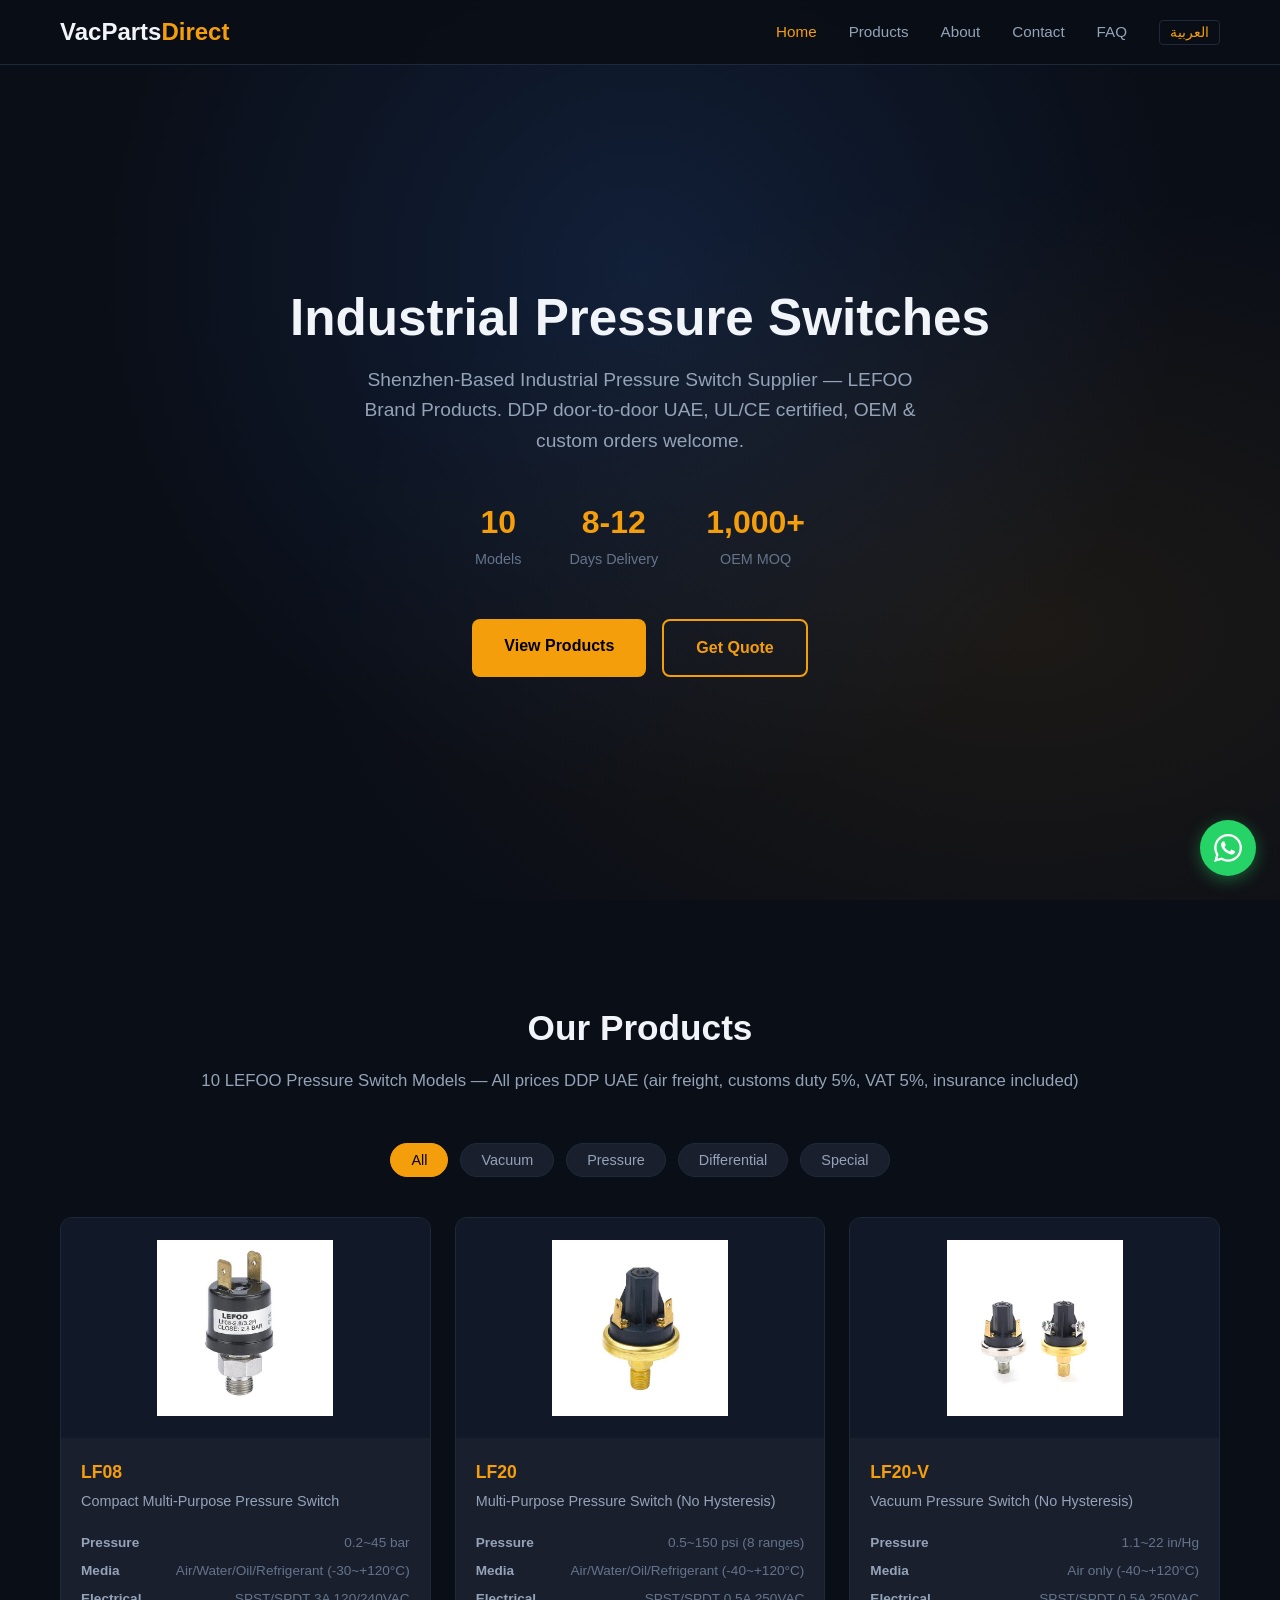
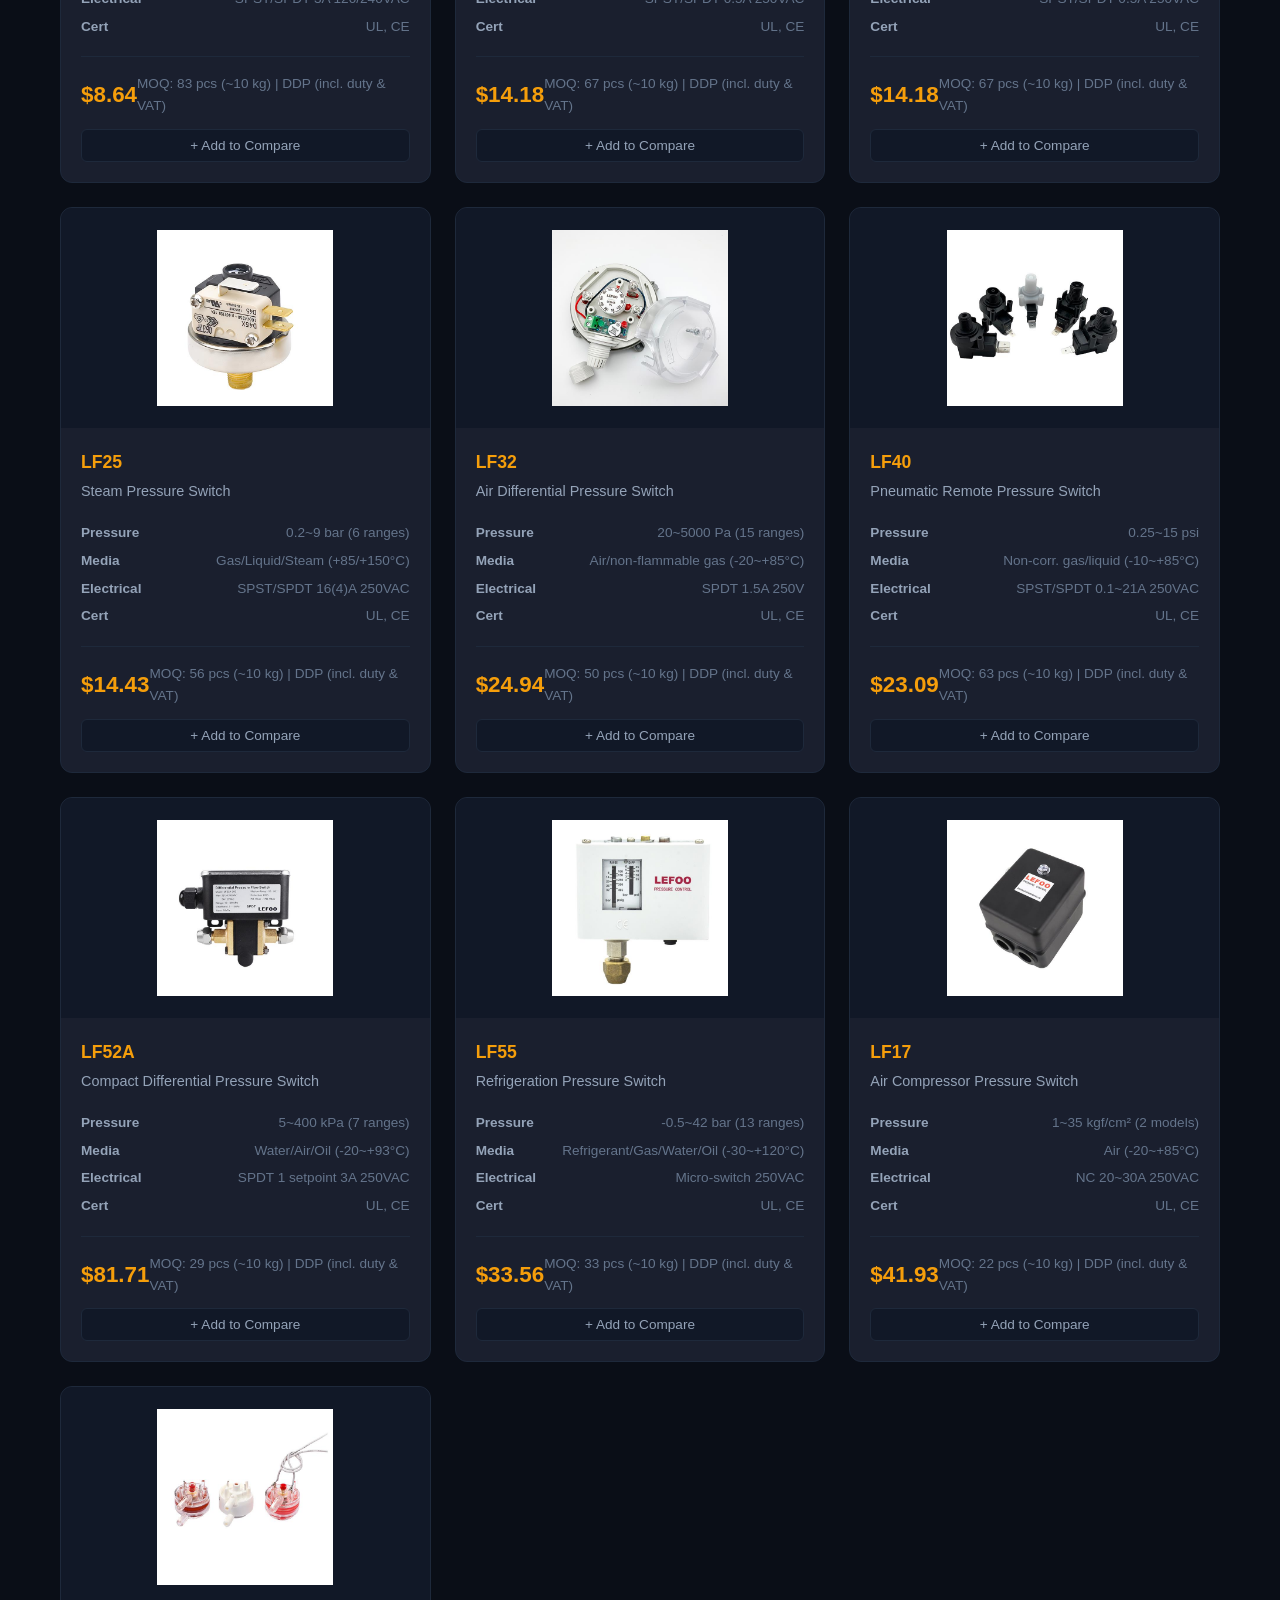
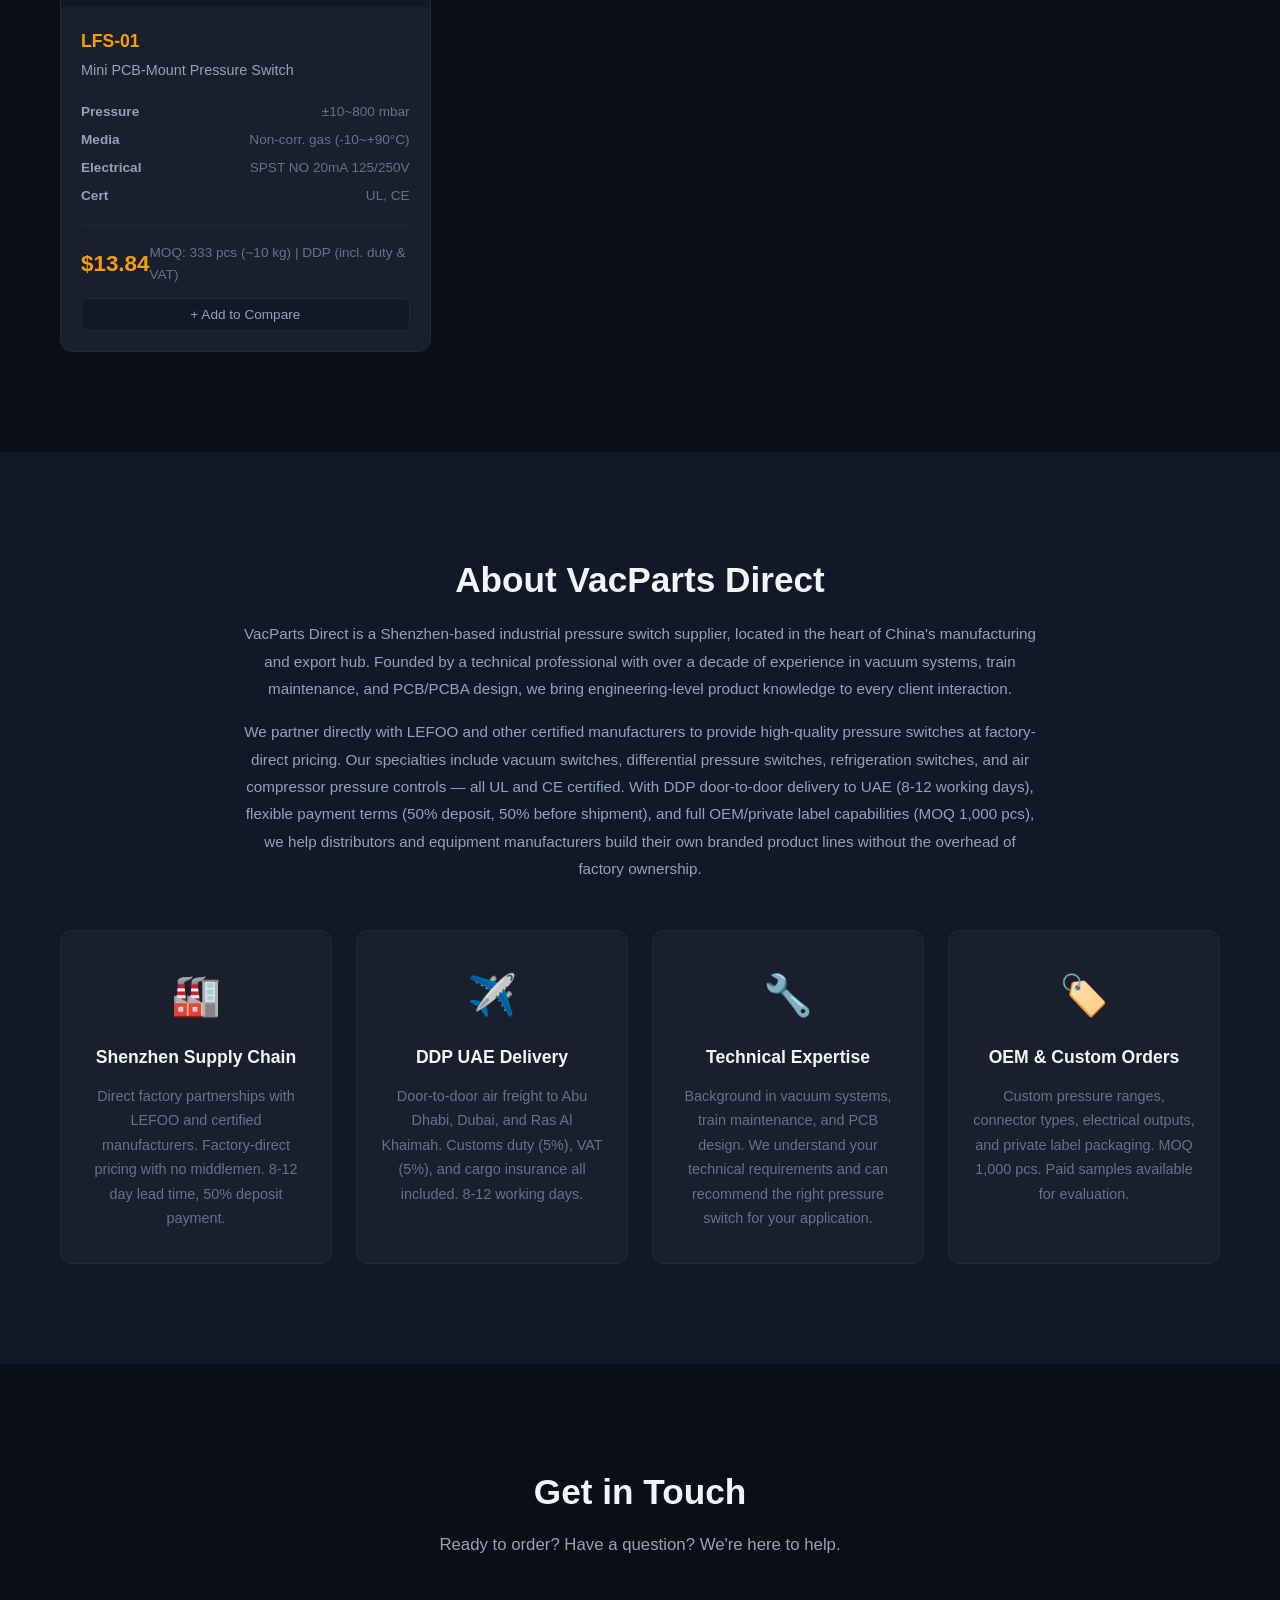
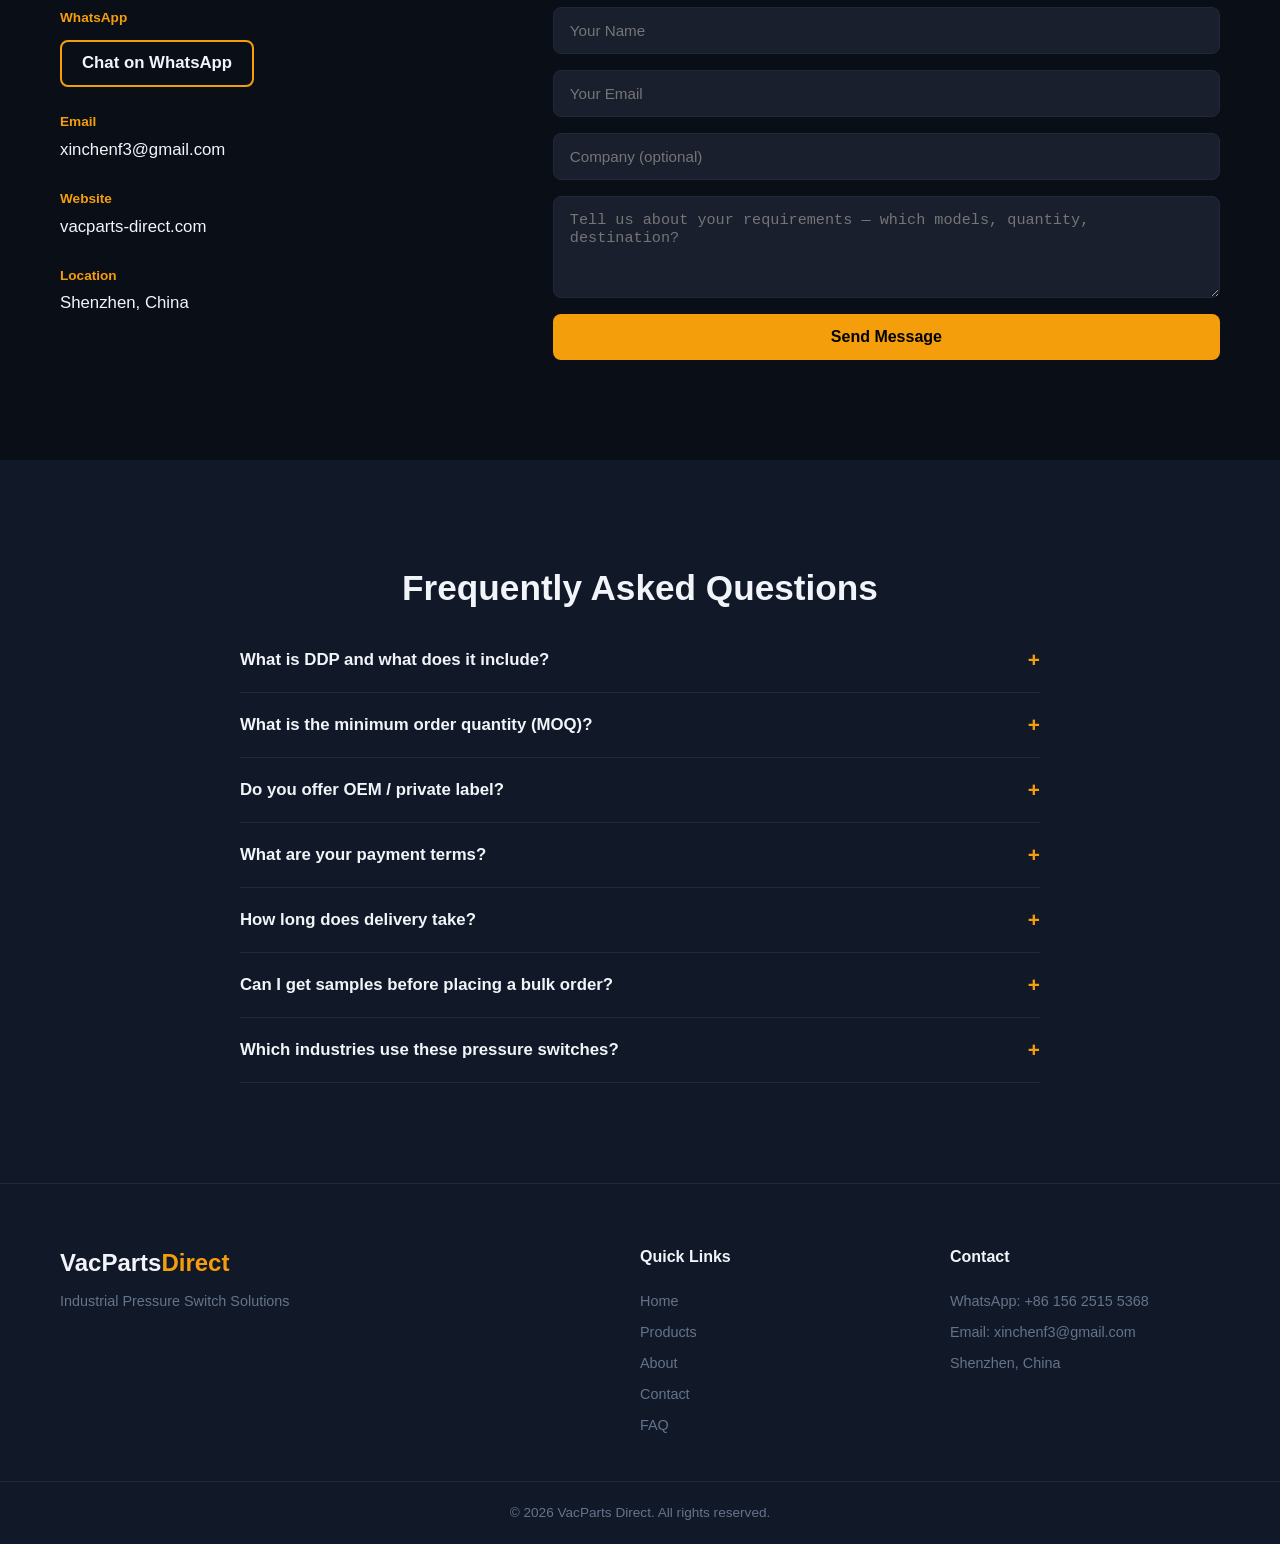
<file: index.html>
<!DOCTYPE html>
<html lang="en">
<head>
<meta charset="UTF-8">
<meta name="viewport" content="width=device-width, initial-scale=1.0">
<title>VacParts Direct — LEFOO Pressure Switches | DDP UAE | Vacuum, Differential, OEM</title>
<meta name="description" content="LEFOO industrial pressure switches — vacuum, differential, refrigeration, air compressor. DDP door-to-door UAE. UL/CE certified. OEM & custom orders. 10 models in stock. Factory-direct pricing from Shenzhen.">
<link rel="stylesheet" href="css/style.css">
</head>
<body>

<!-- NAV -->
<nav id="navbar">
  <div class="nav-container">
    <a href="#home" class="logo">VacParts<span>Direct</span></a>
    <button class="menu-toggle" id="menuToggle">☰</button>
    <ul id="navLinks">
      <li><a href="#home">Home</a></li>
      <li><a href="#products">Products</a></li>
      <li><a href="#about">About</a></li>
      <li><a href="#contact">Contact</a></li>
      <li><a href="#faq">FAQ</a></li>
      <li><a href="ar.html" class="lang-switch">العربية</a></li>
    </ul>
  </div>
</nav>

<!-- HOME -->
<section id="home" class="hero">
  <div class="hero-content">
    <h1>Industrial Pressure Switches</h1>
    <p class="hero-sub">Shenzhen-Based Industrial Pressure Switch Supplier — LEFOO Brand Products. DDP door-to-door UAE, UL/CE certified, OEM & custom orders welcome.</p>
    <div class="hero-stats">
      <div class="stat"><span>10</span> Models</div>
      <div class="stat"><span>8-12</span> Days Delivery</div>
      <div class="stat"><span>1,000+</span> OEM MOQ</div>
    </div>
    <div class="hero-cta">
      <a href="#products" class="btn-primary">View Products</a>
      <a href="#contact" class="btn-outline">Get Quote</a>
    </div>
  </div>
  <div class="hero-bg"></div>
</section>

<!-- PRODUCTS -->
<section id="products" class="section">
  <div class="container">
    <h2 class="section-title">Our Products</h2>
    <p class="section-sub">10 LEFOO Pressure Switch Models — All prices DDP UAE (air freight, customs duty 5%, VAT 5%, insurance included)</p>

    <div class="filter-bar">
      <button class="filter-btn active" data-filter="all">All</button>
      <button class="filter-btn" data-filter="vacuum">Vacuum</button>
      <button class="filter-btn" data-filter="pressure">Pressure</button>
      <button class="filter-btn" data-filter="differential">Differential</button>
      <button class="filter-btn" data-filter="special">Special</button>
    </div>

    <div class="compare-bar" id="compareBar" style="display:none">
      <span id="compareCount">0 models selected</span>
      <button class="btn-primary" id="compareBtn" style="padding:8px 20px;font-size:0.9rem">Compare</button>
      <button class="btn-outline" id="clearCompare" style="padding:8px 20px;font-size:0.9rem">Clear</button>
    </div>

    <div class="product-grid" id="productGrid"></div>
    <div id="compareTable" style="display:none;margin-top:40px"></div>
  </div>
</section>

<!-- ABOUT -->
<section id="about" class="section dark-bg">
  <div class="container">
    <h2 class="section-title">About VacParts Direct</h2>
    <div class="about-intro">
      <p>VacParts Direct is a Shenzhen-based industrial pressure switch supplier, located in the heart of China's manufacturing and export hub. Founded by a technical professional with over a decade of experience in vacuum systems, train maintenance, and PCB/PCBA design, we bring engineering-level product knowledge to every client interaction.</p>
      <p>We partner directly with LEFOO and other certified manufacturers to provide high-quality pressure switches at factory-direct pricing. Our specialties include vacuum switches, differential pressure switches, refrigeration switches, and air compressor pressure controls — all UL and CE certified. With DDP door-to-door delivery to UAE (8-12 working days), flexible payment terms (50% deposit, 50% before shipment), and full OEM/private label capabilities (MOQ 1,000 pcs), we help distributors and equipment manufacturers build their own branded product lines without the overhead of factory ownership.</p>
    </div>
    <div class="about-grid">
      <div class="about-card">
        <div class="about-icon">🏭</div>
        <h3>Shenzhen Supply Chain</h3>
        <p>Direct factory partnerships with LEFOO and certified manufacturers. Factory-direct pricing with no middlemen. 8-12 day lead time, 50% deposit payment.</p>
      </div>
      <div class="about-card">
        <div class="about-icon">✈️</div>
        <h3>DDP UAE Delivery</h3>
        <p>Door-to-door air freight to Abu Dhabi, Dubai, and Ras Al Khaimah. Customs duty (5%), VAT (5%), and cargo insurance all included. 8-12 working days.</p>
      </div>
      <div class="about-card">
        <div class="about-icon">🔧</div>
        <h3>Technical Expertise</h3>
        <p>Background in vacuum systems, train maintenance, and PCB design. We understand your technical requirements and can recommend the right pressure switch for your application.</p>
      </div>
      <div class="about-card">
        <div class="about-icon">🏷️</div>
        <h3>OEM & Custom Orders</h3>
        <p>Custom pressure ranges, connector types, electrical outputs, and private label packaging. MOQ 1,000 pcs. Paid samples available for evaluation.</p>
      </div>
    </div>
  </div>
</section>

<!-- CONTACT -->
<section id="contact" class="section">
  <div class="container">
    <h2 class="section-title">Get in Touch</h2>
    <p class="section-sub">Ready to order? Have a question? We're here to help.</p>

    <div class="contact-grid">
      <div class="contact-info">
        <div class="contact-item">
          <strong>WhatsApp</strong>
          <a href="https://wa.me/8615625155368" class="btn-outline" style="display:inline-block;padding:8px 20px;margin-top:8px">Chat on WhatsApp</a>
        </div>
        <div class="contact-item">
          <strong>Email</strong>
          <a href="mailto:xinchenf3@gmail.com">xinchenf3@gmail.com</a>
        </div>
        <div class="contact-item">
          <strong>Website</strong>
          <span>vacparts-direct.com</span>
        </div>
        <div class="contact-item">
          <strong>Location</strong>
          <span>Shenzhen, China</span>
        </div>
      </div>
      <form class="contact-form" id="contactForm">
        <input type="text" placeholder="Your Name" required>
        <input type="email" placeholder="Your Email" required>
        <input type="text" placeholder="Company (optional)">
        <textarea rows="4" placeholder="Tell us about your requirements — which models, quantity, destination?"></textarea>
        <button type="submit" class="btn-primary">Send Message</button>
      </form>
    </div>
  </div>
</section>

<!-- FAQ -->
<section id="faq" class="section dark-bg">
  <div class="container">
    <h2 class="section-title">Frequently Asked Questions</h2>
    <div class="faq-list">
      <div class="faq-item">
        <button class="faq-question">What is DDP and what does it include?</button>
        <div class="faq-answer"><p>DDP (Delivered Duty Paid) means door-to-door delivery to UAE. It includes air freight (8 working days), UAE customs duty (5%), VAT (5%), cargo insurance, and free delivery to Abu Dhabi, Dubai, and Ras Al Khaimah.</p></div>
      </div>
      <div class="faq-item">
        <button class="faq-question">What is the minimum order quantity (MOQ)?</button>
        <div class="faq-answer"><p>Each model's MOQ is calculated to reach approximately 10 kg total shipping weight. This ranges from 22 pcs (heavier models like LF17) to 333 pcs (lighter models like LFS-01). Mixed models are accepted.</p></div>
      </div>
      <div class="faq-item">
        <button class="faq-question">Do you offer OEM / private label?</button>
        <div class="faq-answer"><p>Yes. OEM is available for orders of 1,000 pieces and above per model. We can customize logos, packaging, model numbers, and provide neutral documentation. Paid samples with your branding are available for approval.</p></div>
      </div>
      <div class="faq-item">
        <button class="faq-question">What are your payment terms?</button>
        <div class="faq-answer"><p>50% T/T deposit upon order confirmation, 50% balance before shipment. We also accept L/C for orders above $5,000.</p></div>
      </div>
      <div class="faq-item">
        <button class="faq-question">How long does delivery take?</button>
        <div class="faq-answer"><p>Lead time is 8-12 working days after deposit confirmation. OEM orders may require an additional 2-3 days for branding setup.</p></div>
      </div>
      <div class="faq-item">
        <button class="faq-question">Can I get samples before placing a bulk order?</button>
        <div class="faq-answer"><p>Yes, paid samples are available. Contact us for sample pricing and DDP delivery. Sample costs are refundable against your first bulk order.</p></div>
      </div>
      <div class="faq-item">
        <button class="faq-question">Which industries use these pressure switches?</button>
        <div class="faq-answer"><p>Our pressure switches are used across HVAC and refrigeration, vacuum packaging, air compressors, steam cleaning, food processing, medical devices, pools and spas, ventilation systems, chiller and heat exchanger monitoring, and automotive applications including EV brake boosters.</p></div>
      </div>
    </div>
  </div>
</section>

<!-- FOOTER -->
<footer>
  <div class="container footer-grid">
    <div class="footer-brand">
      <a href="#home" class="logo">VacParts<span>Direct</span></a>
      <p>Industrial Pressure Switch Solutions</p>
    </div>
    <div class="footer-links">
      <h4>Quick Links</h4>
      <a href="#home">Home</a>
      <a href="#products">Products</a>
      <a href="#about">About</a>
      <a href="#contact">Contact</a>
      <a href="#faq">FAQ</a>
    </div>
    <div class="footer-contact">
      <h4>Contact</h4>
      <p>WhatsApp: +86 156 2515 5368</p>
      <p>Email: xinchenf3@gmail.com</p>
      <p>Shenzhen, China</p>
    </div>
  </div>
  <div class="footer-bottom">
    <p>&copy; 2026 VacParts Direct. All rights reserved.</p>
  </div>
</footer>

<script src="js/main.js"></script>

<!-- WhatsApp Floating Button -->
<a href="https://wa.me/8615625155368" class="whatsapp-float" target="_blank" aria-label="Chat on WhatsApp">
  <svg viewBox="0 0 24 24" width="28" height="28" fill="white"><path d="M17.472 14.382c-.297-.149-1.758-.867-2.03-.967-.273-.099-.471-.148-.67.15-.197.297-.767.966-.94 1.164-.173.199-.347.223-.644.075-.297-.15-1.255-.463-2.39-1.475-.883-.788-1.48-1.761-1.653-2.059-.173-.297-.018-.458.13-.606.134-.133.298-.347.446-.52.149-.174.198-.298.298-.497.099-.198.05-.371-.025-.52-.075-.149-.669-1.612-.916-2.207-.242-.579-.487-.5-.669-.51-.173-.008-.371-.01-.57-.01-.198 0-.52.074-.792.372-.272.297-1.04 1.016-1.04 2.479 0 1.462 1.065 2.875 1.213 3.074.149.198 2.096 3.2 5.077 4.487.709.306 1.262.489 1.694.625.712.227 1.36.195 1.871.118.571-.085 1.758-.719 2.006-1.413.248-.694.248-1.289.173-1.413-.074-.124-.272-.198-.57-.347m-5.421 7.403h-.004a9.87 9.87 0 01-5.031-1.378l-.361-.214-3.741.982.998-3.648-.235-.374a9.86 9.86 0 01-1.51-5.26c.001-5.45 4.436-9.884 9.888-9.884 2.64 0 5.122 1.03 6.988 2.898a9.825 9.825 0 012.893 6.994c-.003 5.45-4.437 9.884-9.885 9.884m8.413-18.297A11.815 11.815 0 0012.05 0C5.495 0 .16 5.335.157 11.892c0 2.096.547 4.142 1.588 5.945L.057 24l6.305-1.654a11.882 11.882 0 005.683 1.448h.005c6.554 0 11.89-5.335 11.893-11.893a11.821 11.821 0 00-3.48-8.413z"/></svg>
</a>
</body>
</html>
</file>
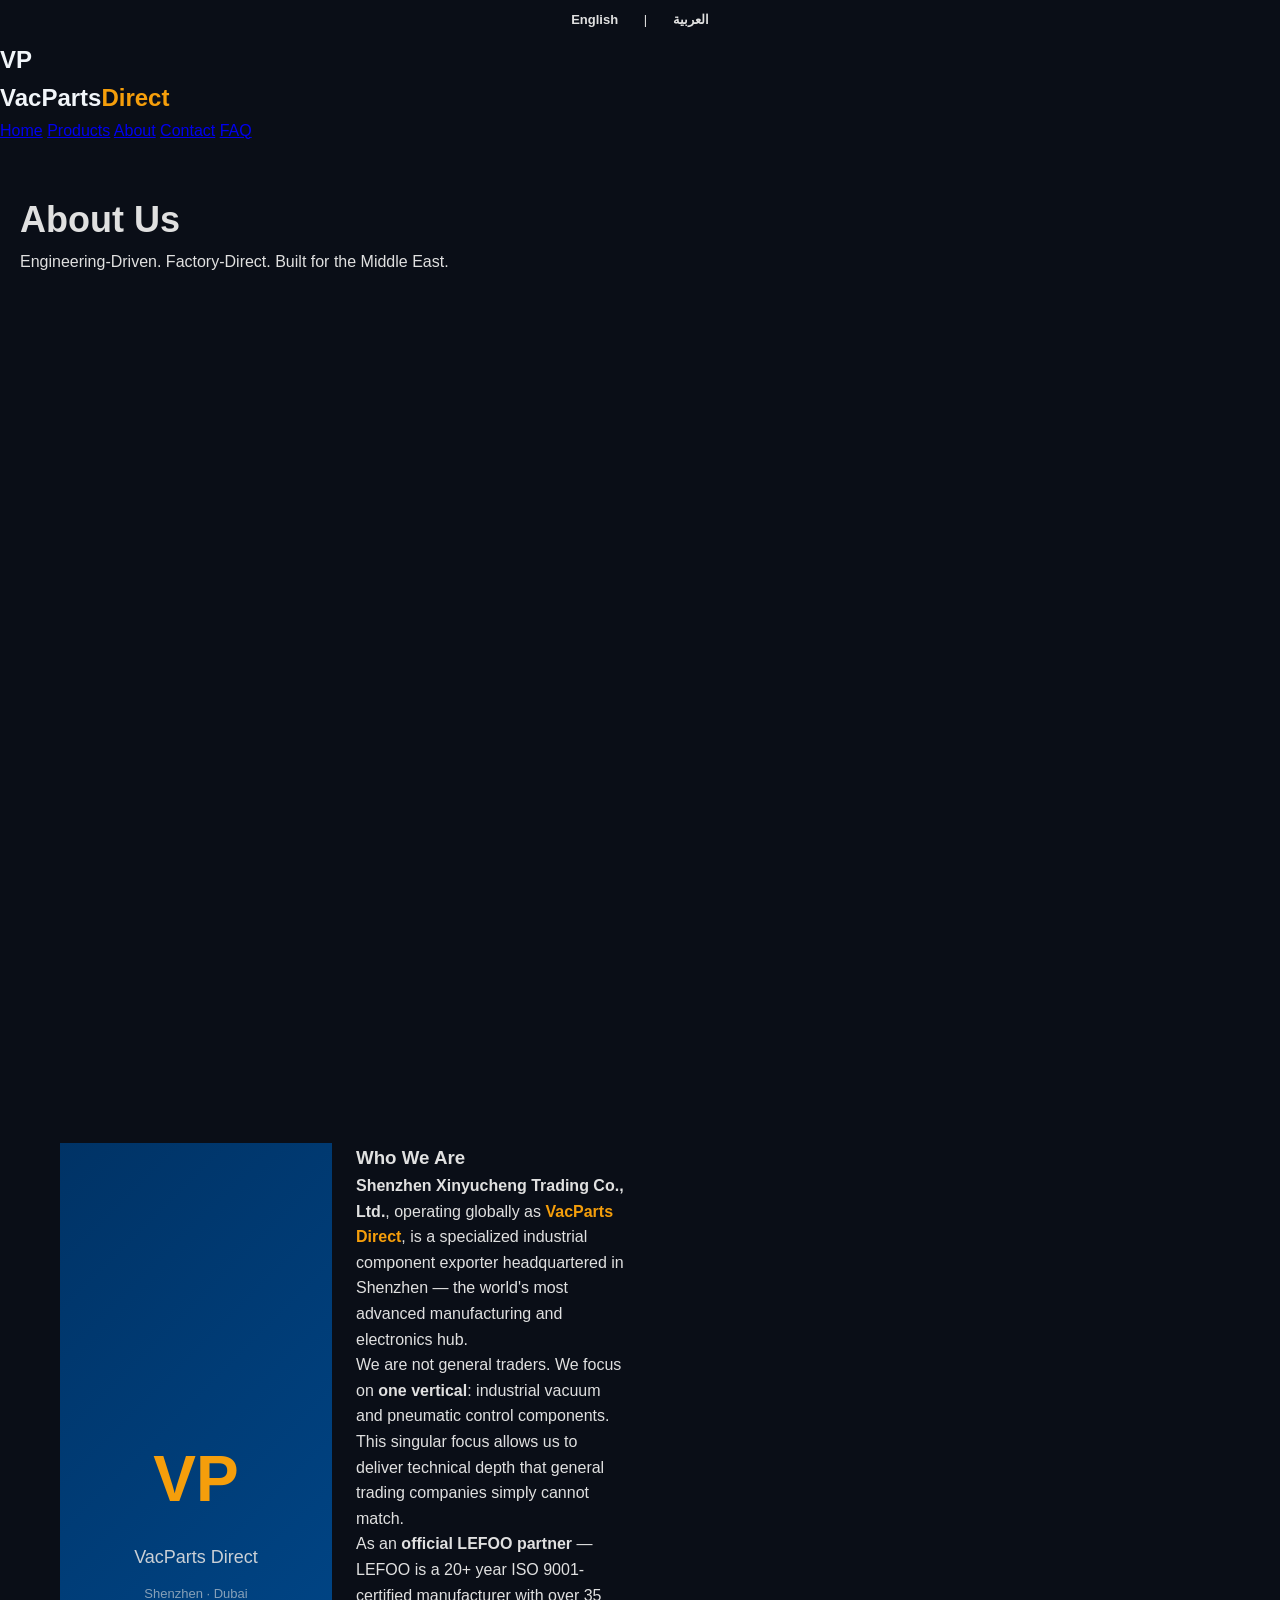
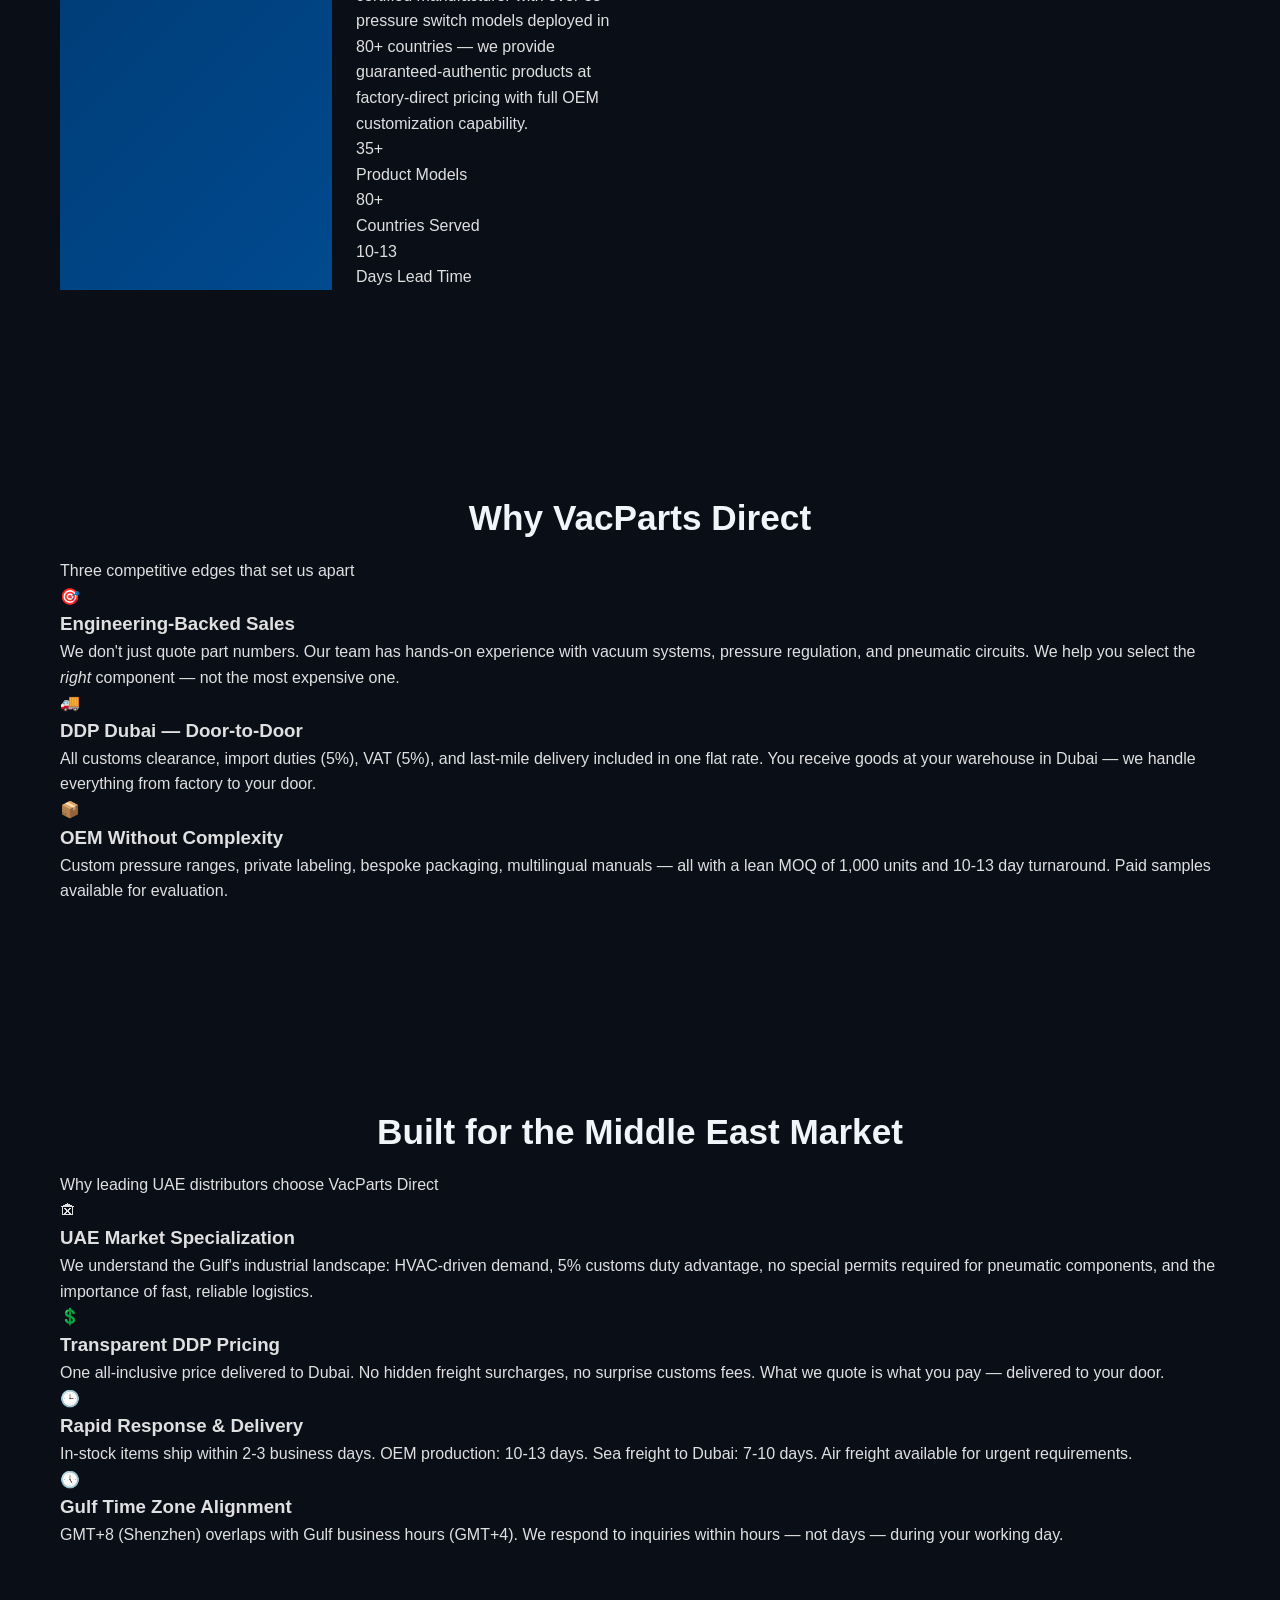
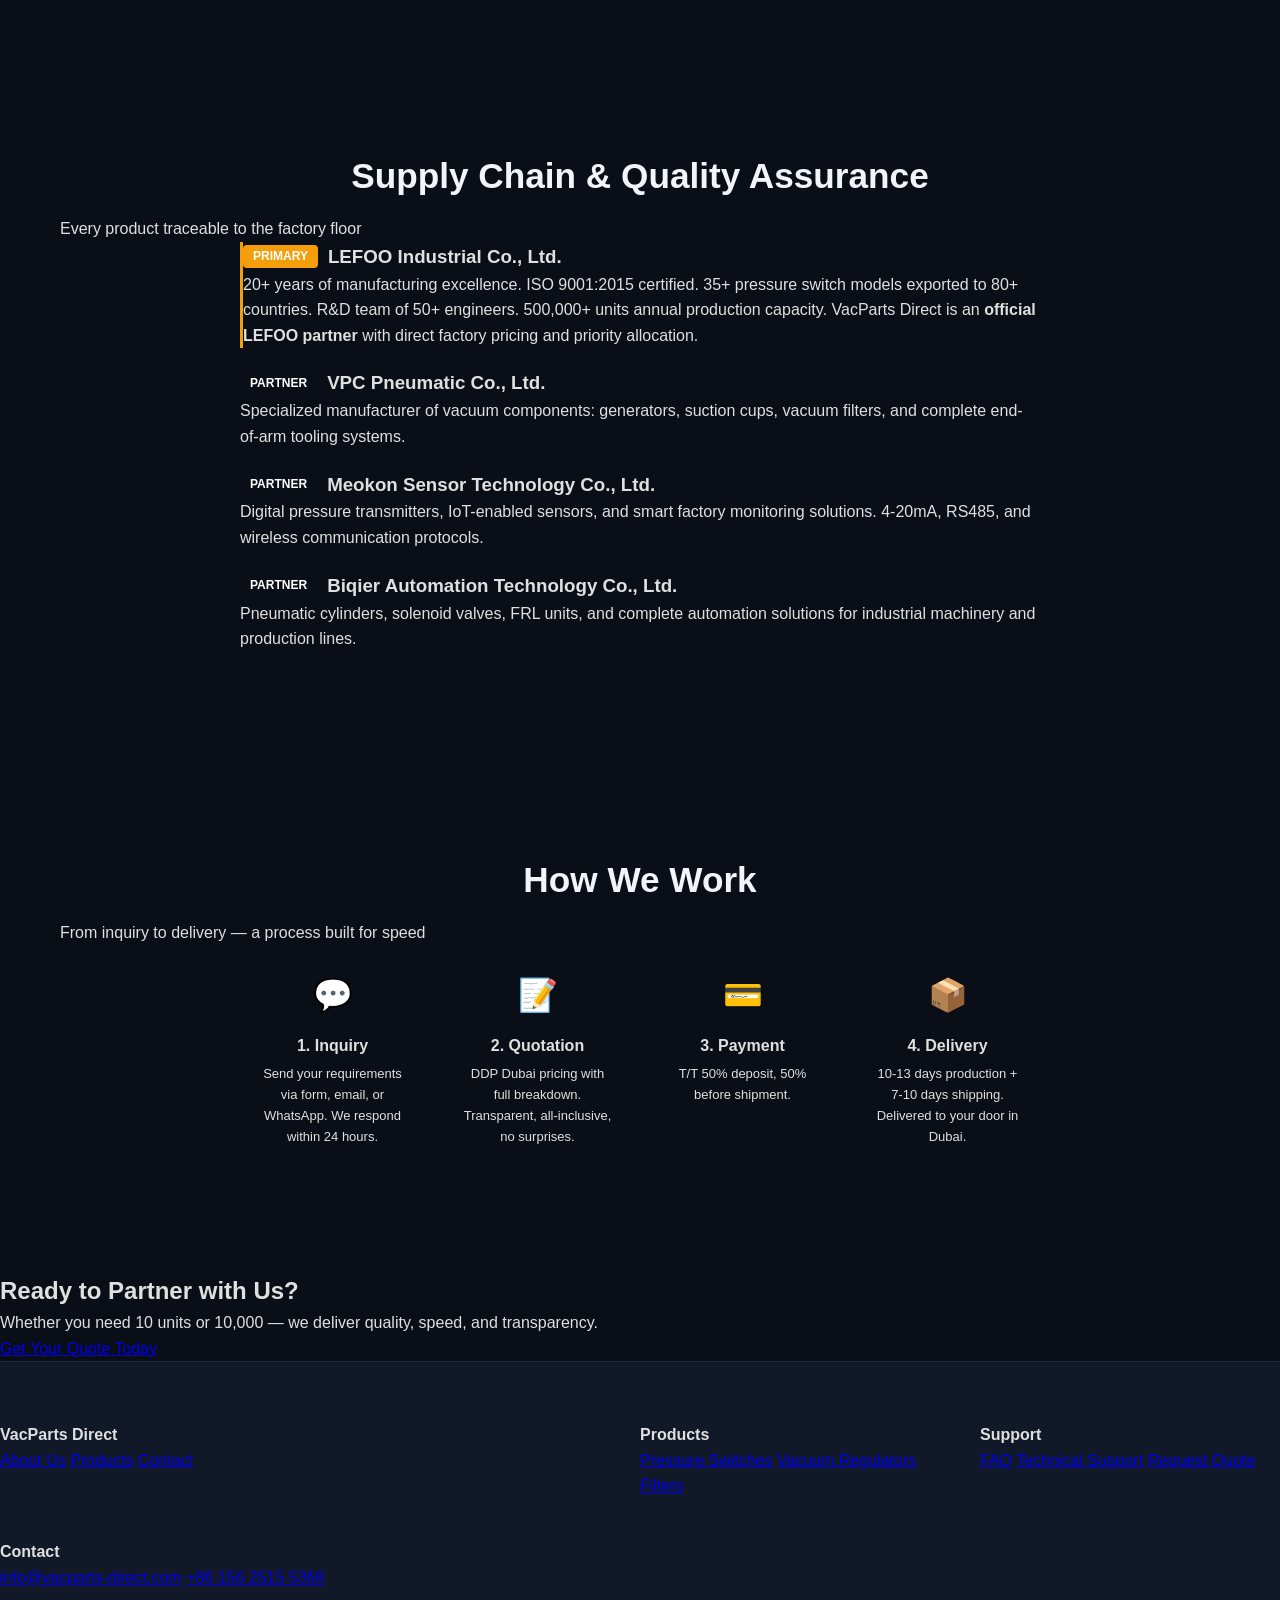
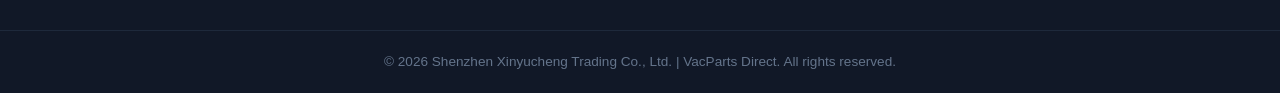
<file: about.html>
<!DOCTYPE html>
<html lang="en">
<head>
  <meta charset="UTF-8">
  <meta name="viewport" content="width=device-width, initial-scale=1.0">
  <meta name="description" content="About VacParts Direct — Shenzhen Xinyucheng Trading Co., Ltd. Official LEFOO Partner. Industrial vacuum & pneumatic components with DDP Dubai delivery.">
  <title>About Us | VacParts Direct</title>
  <link rel="stylesheet" href="css/style.css">
  <link rel="stylesheet" href="css/bilingual.css">
  <link rel="alternate" hreflang="en" href="https://vacparts-direct.com/about.html">
  <link rel="alternate" hreflang="ar" href="https://vacparts-direct.com/about.html">
  <link rel="alternate" hreflang="x-default" href="https://vacparts-direct.com/about.html">
</head>
<body>

<!-- Language Bar -->
<div class="lang-bar">
  <a href="#" class="active" data-lang="en">English</a>
  <span>|</span>
  <a href="#" data-lang="ar">العربية</a>
</div>

<header class="header">
  <div class="header-inner">
    <a href="index.html" class="logo">
      <div class="logo-icon">VP</div>
      <div class="logo-text">VacParts<span>Direct</span></div>
    </a>
    <button class="menu-toggle" aria-label="Menu">&#9776;</button>
    <nav class="nav">
      <a href="index.html">Home</a>
      <a href="products.html">Products</a>
      <a href="about.html" class="active">About</a>
      <a href="contact.html">Contact</a>
      <a href="faq.html">FAQ</a>
    </nav>
  </div>
</header>

<!-- ENGLISH HERO -->
<section class="hero lang-en" style="padding: 48px 20px;">
  <h1 style="font-size: 36px;">About <span>Us</span></h1>
  <p>Engineering-Driven. Factory-Direct. Built for the Middle East.</p>
</section>

<!-- ARABIC HERO -->
<section class="hero lang-ar" dir="rtl" lang="ar" style="padding: 48px 20px;">
  <h1 style="font-size: 36px;"><span>من نحن</span></h1>
  <p>مدفوعون بالهندسة. مباشر من المصنع. مبني للشرق الأوسط.</p>
</section>

<!-- ===== WHO WE ARE (EN) ===== -->
<section class="section lang-en">
  <div class="container">
    <div class="about-grid">
      <div class="about-image" style="background: linear-gradient(135deg, #003366, #004a8f); display: flex; flex-direction: column; align-items: center; justify-content: center; gap: 12px;">
        <div style="font-size: 64px; font-weight: 800; color: var(--accent);">VP</div>
        <div style="font-size: 18px; opacity: 0.9;">VacParts Direct</div>
        <div style="font-size: 13px; opacity: 0.6;">Shenzhen · Dubai</div>
      </div>
      <div class="about-text">
        <h3>Who We Are</h3>
        <p><strong>Shenzhen Xinyucheng Trading Co., Ltd.</strong>, operating globally as <strong style="color: var(--accent);">VacParts Direct</strong>, is a specialized industrial component exporter headquartered in Shenzhen — the world's most advanced manufacturing and electronics hub.</p>
        <p>We are not general traders. We focus on <strong>one vertical</strong>: industrial vacuum and pneumatic control components. This singular focus allows us to deliver technical depth that general trading companies simply cannot match.</p>
        <p>As an <strong>official LEFOO partner</strong> — LEFOO is a 20+ year ISO 9001-certified manufacturer with over 35 pressure switch models deployed in 80+ countries — we provide guaranteed-authentic products at factory-direct pricing with full OEM customization capability.</p>
        <div class="stats">
          <div class="stat-item"><div class="stat-num">35+</div><div class="stat-label">Product Models</div></div>
          <div class="stat-item"><div class="stat-num">80+</div><div class="stat-label">Countries Served</div></div>
          <div class="stat-item"><div class="stat-num">10-13</div><div class="stat-label">Days Lead Time</div></div>
        </div>
      </div>
    </div>
  </div>
</section>

<!-- ===== WHO WE ARE (AR) ===== -->
<section class="section lang-ar" dir="rtl" lang="ar">
  <div class="container">
    <div class="about-grid">
      <div class="about-image" style="background: linear-gradient(135deg, #003366, #004a8f); display: flex; flex-direction: column; align-items: center; justify-content: center; gap: 12px;">
        <div style="font-size: 64px; font-weight: 800; color: var(--accent);">VP</div>
        <div style="font-size: 18px; opacity: 0.9;">VacParts Direct</div>
        <div style="font-size: 13px; opacity: 0.6;">شنتشن · دبي</div>
      </div>
      <div class="about-text">
        <h3>من نحن</h3>
        <p><strong>شركة شنتشن شينيويتشنغ التجارية المحدودة</strong>، تعمل عالمياً تحت اسم <strong style="color: var(--accent);">VacParts Direct</strong>، هي مصدر متخصص للمكونات الصناعية مقرها شنتشن — أكثر مراكز التصنيع والإلكترونيات تقدماً في العالم.</p>
        <p>لسنا تجاراً عامين. نركز على <strong>تخصص واحد</strong>: مكونات التفريغ والتحكم النيوماتيكي الصناعية. هذا التركيز الفريد يمكننا من تقديم عمق تقني لا تستطيع شركات التجارة العامة مضاهاته.</p>
        <p><strong>كشريك رسمي لـ LEFOO</strong> — LEFOO شركة مصنعة منذ أكثر من 20 عاماً حاصلة على شهادة ISO 9001 مع أكثر من 35 موديل لمفاتيح الضغط منتشرة في أكثر من 80 دولة — نوفر منتجات أصلية مضمونة بأسعار المصنع المباشرة مع قدرة كاملة على التصنيع حسب الطلب.</p>
        <div class="stats">
          <div class="stat-item"><div class="stat-num">35+</div><div class="stat-label">موديلات المنتجات</div></div>
          <div class="stat-item"><div class="stat-num">80+</div><div class="stat-label">دولة مخدومة</div></div>
          <div class="stat-item"><div class="stat-num">10-13</div><div class="stat-label">أيام التسليم</div></div>
        </div>
      </div>
    </div>
  </div>
</section>

<!-- ===== WHY US (EN) ===== -->
<section class="section section-gray lang-en">
  <div class="container">
    <h2 class="section-title">Why VacParts Direct</h2>
    <p class="section-subtitle">Three competitive edges that set us apart</p>
    <div class="features">
      <div class="feature-card">
        <div class="feature-icon">&#127919;</div>
        <h3>Engineering-Backed Sales</h3>
        <p>We don't just quote part numbers. Our team has hands-on experience with vacuum systems, pressure regulation, and pneumatic circuits. We help you select the <em>right</em> component — not the most expensive one.</p>
      </div>
      <div class="feature-card">
        <div class="feature-icon">&#128666;</div>
        <h3>DDP Dubai — Door-to-Door</h3>
        <p>All customs clearance, import duties (5%), VAT (5%), and last-mile delivery included in one flat rate. You receive goods at your warehouse in Dubai — we handle everything from factory to your door.</p>
      </div>
      <div class="feature-card">
        <div class="feature-icon">&#128230;</div>
        <h3>OEM Without Complexity</h3>
        <p>Custom pressure ranges, private labeling, bespoke packaging, multilingual manuals — all with a lean MOQ of 1,000 units and 10-13 day turnaround. Paid samples available for evaluation.</p>
      </div>
    </div>
  </div>
</section>

<!-- ===== WHY US (AR) ===== -->
<section class="section section-gray lang-ar" dir="rtl" lang="ar">
  <div class="container">
    <h2 class="section-title">لماذا VacParts Direct</h2>
    <p class="section-subtitle">ثلاث مزايا تنافسية تميزنا</p>
    <div class="features">
      <div class="feature-card">
        <div class="feature-icon">&#127919;</div>
        <h3>مبيعات مدعومة بالهندسة</h3>
        <p>لا نكتفي بتسعير أرقام القطع. فريقنا لديه خبرة عملية في أنظمة التفريغ وتنظيم الضغط والدوائر النيوماتيكية. نساعدك في اختيار المكون المناسب — وليس الأغلى ثمناً.</p>
      </div>
      <div class="feature-card">
        <div class="feature-icon">&#128666;</div>
        <h3>DDP دبي — من الباب إلى الباب</h3>
        <p>جميع إجراءات التخليص الجمركي ورسوم الاستيراد (5%) وضريبة القيمة المضافة (5%) والتوصيل النهائي مشمولة بسعر ثابت واحد. تستلم البضائع في مستودعك في دبي — نتولى كل شيء من المصنع إلى بابك.</p>
      </div>
      <div class="feature-card">
        <div class="feature-icon">&#128230;</div>
        <h3>تصنيع حسب الطلب بدون تعقيد</h3>
        <p>نطاقات ضغط مخصصة، علامة تجارية خاصة، تغليف حسب الطلب، كتيبات متعددة اللغات — كل ذلك بحد أدنى للطلب 1000 وحدة وفترة إنجاز 10-13 يوماً. عينات مدفوعة متاحة للتقييم.</p>
      </div>
    </div>
  </div>
</section>

<!-- ===== MIDDLE EAST (EN) ===== -->
<section class="section lang-en">
  <div class="container">
    <h2 class="section-title">Built for the Middle East Market</h2>
    <p class="section-subtitle">Why leading UAE distributors choose VacParts Direct</p>
    <div class="features">
      <div class="feature-card">
        <div class="feature-icon">&#127962;</div>
        <h3>UAE Market Specialization</h3>
        <p>We understand the Gulf's industrial landscape: HVAC-driven demand, 5% customs duty advantage, no special permits required for pneumatic components, and the importance of fast, reliable logistics.</p>
      </div>
      <div class="feature-card">
        <div class="feature-icon">&#128178;</div>
        <h3>Transparent DDP Pricing</h3>
        <p>One all-inclusive price delivered to Dubai. No hidden freight surcharges, no surprise customs fees. What we quote is what you pay — delivered to your door.</p>
      </div>
      <div class="feature-card">
        <div class="feature-icon">&#128338;</div>
        <h3>Rapid Response & Delivery</h3>
        <p>In-stock items ship within 2-3 business days. OEM production: 10-13 days. Sea freight to Dubai: 7-10 days. Air freight available for urgent requirements.</p>
      </div>
      <div class="feature-card">
        <div class="feature-icon">&#128340;</div>
        <h3>Gulf Time Zone Alignment</h3>
        <p>GMT+8 (Shenzhen) overlaps with Gulf business hours (GMT+4). We respond to inquiries within hours — not days — during your working day.</p>
      </div>
    </div>
  </div>
</section>

<!-- ===== MIDDLE EAST (AR) ===== -->
<section class="section lang-ar" dir="rtl" lang="ar">
  <div class="container">
    <h2 class="section-title">مبني لسوق الشرق الأوسط</h2>
    <p class="section-subtitle">لماذا يختار كبار الموزعين في الإمارات VacParts Direct</p>
    <div class="features">
      <div class="feature-card">
        <div class="feature-icon">&#127962;</div>
        <h3>تخصص في سوق الإمارات</h3>
        <p>نفهم المشهد الصناعي في الخليج: الطلب المدفوع بالتدفئة والتبريد، ميزة الرسوم الجمركية 5%، عدم الحاجة لتصاريح خاصة للمكونات النيوماتيكية، وأهمية اللوجستيات السريعة والموثوقة.</p>
      </div>
      <div class="feature-card">
        <div class="feature-icon">&#128178;</div>
        <h3>أسعار DDP شفافة</h3>
        <p>سعر واحد شامل للتوصيل إلى دبي. لا رسوم شحن مخفية، لا رسوم جمركية مفاجئة. ما نقتبسه هو ما تدفعه — موصول إلى بابك.</p>
      </div>
      <div class="feature-card">
        <div class="feature-icon">&#128338;</div>
        <h3>استجابة وتسليم سريع</h3>
        <p>المنتجات المتوفرة تشحن خلال 2-3 أيام عمل. إنتاج OEM: 10-13 يوماً. الشحن البحري إلى دبي: 7-10 أيام. الشحن الجوي متاح للطلبات العاجلة.</p>
      </div>
      <div class="feature-card">
        <div class="feature-icon">&#128340;</div>
        <h3>توافق مع توقيت الخليج</h3>
        <p>توقيت GMT+8 (شنتشن) يتداخل مع ساعات العمل الخليجية (GMT+4). نرد على الاستفسارات في غضون ساعات — وليس أياماً — خلال يوم عملك.</p>
      </div>
    </div>
  </div>
</section>

<!-- ===== SUPPLY CHAIN (EN) ===== -->
<section class="section section-gray lang-en">
  <div class="container">
    <h2 class="section-title">Supply Chain & Quality Assurance</h2>
    <p class="section-subtitle">Every product traceable to the factory floor</p>
    <div style="max-width: 800px; margin: 0 auto;">
      <div class="feature-card" style="margin-bottom: 20px; border-left: 3px solid var(--accent); border-top: none;">
        <h3 style="display: flex; align-items: center; gap: 10px;">
          <span style="background: var(--accent); color: white; padding: 2px 10px; border-radius: 4px; font-size: 12px;">PRIMARY</span>
          LEFOO Industrial Co., Ltd.
        </h3>
        <p>20+ years of manufacturing excellence. ISO 9001:2015 certified. 35+ pressure switch models exported to 80+ countries. R&D team of 50+ engineers. 500,000+ units annual production capacity. VacParts Direct is an <strong>official LEFOO partner</strong> with direct factory pricing and priority allocation.</p>
      </div>
      <div class="feature-card" style="margin-bottom: 20px; border-top: none;">
        <h3 style="display: flex; align-items: center; gap: 10px;">
          <span style="background: var(--primary); color: white; padding: 2px 10px; border-radius: 4px; font-size: 12px;">PARTNER</span>
          VPC Pneumatic Co., Ltd.
        </h3>
        <p>Specialized manufacturer of vacuum components: generators, suction cups, vacuum filters, and complete end-of-arm tooling systems.</p>
      </div>
      <div class="feature-card" style="margin-bottom: 20px; border-top: none;">
        <h3 style="display: flex; align-items: center; gap: 10px;">
          <span style="background: var(--primary); color: white; padding: 2px 10px; border-radius: 4px; font-size: 12px;">PARTNER</span>
          Meokon Sensor Technology Co., Ltd.
        </h3>
        <p>Digital pressure transmitters, IoT-enabled sensors, and smart factory monitoring solutions. 4-20mA, RS485, and wireless communication protocols.</p>
      </div>
      <div class="feature-card" style="border-top: none;">
        <h3 style="display: flex; align-items: center; gap: 10px;">
          <span style="background: var(--primary); color: white; padding: 2px 10px; border-radius: 4px; font-size: 12px;">PARTNER</span>
          Biqier Automation Technology Co., Ltd.
        </h3>
        <p>Pneumatic cylinders, solenoid valves, FRL units, and complete automation solutions for industrial machinery and production lines.</p>
      </div>
    </div>
  </div>
</section>

<!-- ===== SUPPLY CHAIN (AR) ===== -->
<section class="section section-gray lang-ar" dir="rtl" lang="ar">
  <div class="container">
    <h2 class="section-title">سلسلة التوريد وضمان الجودة</h2>
    <p class="section-subtitle">كل منتج قابل للتتبع إلى أرضية المصنع</p>
    <div style="max-width: 800px; margin: 0 auto;">
      <div class="feature-card" style="margin-bottom: 20px; border-right: 3px solid var(--accent); border-top: none;">
        <h3 style="display: flex; align-items: center; gap: 10px;">
          <span style="background: var(--accent); color: white; padding: 2px 10px; border-radius: 4px; font-size: 12px;">أساسي</span>
          LEFOO Industrial Co., Ltd.
        </h3>
        <p>أكثر من 20 عاماً من التميز في التصنيع. حاصلة على شهادة ISO 9001:2015. أكثر من 35 موديل لمفاتيح الضغط مصدرة إلى أكثر من 80 دولة. فريق بحث وتطوير يضم أكثر من 50 مهندساً. طاقة إنتاجية سنوية تزيد عن 500,000 وحدة. VacParts Direct <strong>شريك رسمي</strong> بأسعار المصنع المباشرة وتخصيص أولوي.</p>
      </div>
      <div class="feature-card" style="margin-bottom: 20px; border-top: none;">
        <h3 style="display: flex; align-items: center; gap: 10px;">
          <span style="background: var(--primary); color: white; padding: 2px 10px; border-radius: 4px; font-size: 12px;">شريك</span>
          VPC Pneumatic Co., Ltd.
        </h3>
        <p>مصنع متخصص في مكونات التفريغ: مولدات التفريغ، أكواب الشفط، فلاتر التفريغ، وأنظمة الأدوات الطرفية الكاملة.</p>
      </div>
      <div class="feature-card" style="margin-bottom: 20px; border-top: none;">
        <h3 style="display: flex; align-items: center; gap: 10px;">
          <span style="background: var(--primary); color: white; padding: 2px 10px; border-radius: 4px; font-size: 12px;">شريك</span>
          Meokon Sensor Technology Co., Ltd.
        </h3>
        <p>أجهزة إرسال الضغط الرقمية، مستشعرات إنترنت الأشياء، وحلول مراقبة المصانع الذكية. بروتوكولات اتصال 4-20mA و RS485 ولاسلكية.</p>
      </div>
      <div class="feature-card" style="border-top: none;">
        <h3 style="display: flex; align-items: center; gap: 10px;">
          <span style="background: var(--primary); color: white; padding: 2px 10px; border-radius: 4px; font-size: 12px;">شريك</span>
          Biqier Automation Technology Co., Ltd.
        </h3>
        <p>أسطوانات نيوماتيكية، صمامات ملف لولبي، وحدات FRL، وحلول أتمتة كاملة للآلات الصناعية وخطوط الإنتاج.</p>
      </div>
    </div>
  </div>
</section>

<!-- ===== HOW WE WORK (EN) ===== -->
<section class="section lang-en">
  <div class="container">
    <h2 class="section-title">How We Work</h2>
    <p class="section-subtitle">From inquiry to delivery — a process built for speed</p>
    <div style="max-width: 800px; margin: 0 auto; display: grid; grid-template-columns: repeat(auto-fit, minmax(180px, 1fr)); gap: 20px; text-align: center;">
      <div style="padding: 24px 16px; background: var(--white); border-radius: var(--radius); box-shadow: var(--shadow);">
        <div style="font-size: 32px; margin-bottom: 12px;">&#128172;</div>
        <h4 style="color: var(--primary); margin-bottom: 6px;">1. Inquiry</h4>
        <p style="font-size: 13px; color: var(--gray-600);">Send your requirements via form, email, or WhatsApp. We respond within 24 hours.</p>
      </div>
      <div style="padding: 24px 16px; background: var(--white); border-radius: var(--radius); box-shadow: var(--shadow);">
        <div style="font-size: 32px; margin-bottom: 12px;">&#128221;</div>
        <h4 style="color: var(--primary); margin-bottom: 6px;">2. Quotation</h4>
        <p style="font-size: 13px; color: var(--gray-600);">DDP Dubai pricing with full breakdown. Transparent, all-inclusive, no surprises.</p>
      </div>
      <div style="padding: 24px 16px; background: var(--white); border-radius: var(--radius); box-shadow: var(--shadow);">
        <div style="font-size: 32px; margin-bottom: 12px;">&#128179;</div>
        <h4 style="color: var(--primary); margin-bottom: 6px;">3. Payment</h4>
        <p style="font-size: 13px; color: var(--gray-600);">T/T 50% deposit, 50% before shipment.</p>
      </div>
      <div style="padding: 24px 16px; background: var(--white); border-radius: var(--radius); box-shadow: var(--shadow);">
        <div style="font-size: 32px; margin-bottom: 12px;">&#128230;</div>
        <h4 style="color: var(--primary); margin-bottom: 6px;">4. Delivery</h4>
        <p style="font-size: 13px; color: var(--gray-600);">10-13 days production + 7-10 days shipping. Delivered to your door in Dubai.</p>
      </div>
    </div>
  </div>
</section>

<!-- ===== HOW WE WORK (AR) ===== -->
<section class="section lang-ar" dir="rtl" lang="ar">
  <div class="container">
    <h2 class="section-title">كيف نعمل</h2>
    <p class="section-subtitle">من الاستفسار إلى التسليم — عملية مصممة للسرعة</p>
    <div style="max-width: 800px; margin: 0 auto; display: grid; grid-template-columns: repeat(auto-fit, minmax(180px, 1fr)); gap: 20px; text-align: center;">
      <div style="padding: 24px 16px; background: var(--white); border-radius: var(--radius); box-shadow: var(--shadow);">
        <div style="font-size: 32px; margin-bottom: 12px;">&#128172;</div>
        <h4 style="color: var(--primary); margin-bottom: 6px;">1. الاستفسار</h4>
        <p style="font-size: 13px; color: var(--gray-600);">أرسل متطلباتك عبر النموذج أو البريد الإلكتروني أو واتساب. نرد خلال 24 ساعة.</p>
      </div>
      <div style="padding: 24px 16px; background: var(--white); border-radius: var(--radius); box-shadow: var(--shadow);">
        <div style="font-size: 32px; margin-bottom: 12px;">&#128221;</div>
        <h4 style="color: var(--primary); margin-bottom: 6px;">2. عرض السعر</h4>
        <p style="font-size: 13px; color: var(--gray-600);">أسعار DDP إلى دبي مع تفصيل كامل. شفافة وشاملة وبدون مفاجآت.</p>
      </div>
      <div style="padding: 24px 16px; background: var(--white); border-radius: var(--radius); box-shadow: var(--shadow);">
        <div style="font-size: 32px; margin-bottom: 12px;">&#128179;</div>
        <h4 style="color: var(--primary); margin-bottom: 6px;">3. الدفع</h4>
        <p style="font-size: 13px; color: var(--gray-600);">تحويل بنكي 50% دفعة مقدمة، 50% قبل الشحن.</p>
      </div>
      <div style="padding: 24px 16px; background: var(--white); border-radius: var(--radius); box-shadow: var(--shadow);">
        <div style="font-size: 32px; margin-bottom: 12px;">&#128230;</div>
        <h4 style="color: var(--primary); margin-bottom: 6px;">4. التسليم</h4>
        <p style="font-size: 13px; color: var(--gray-600);">10-13 يوماً إنتاج + 7-10 أيام شحن. توصيل إلى بابك في دبي.</p>
      </div>
    </div>
  </div>
</section>

<!-- ENGLISH CTA -->
<section class="cta lang-en">
  <h2>Ready to Partner with Us?</h2>
  <p>Whether you need 10 units or 10,000 — we deliver quality, speed, and transparency.</p>
  <a href="contact.html" class="btn">Get Your Quote Today</a>
</section>

<!-- ARABIC CTA -->
<section class="cta lang-ar" dir="rtl" lang="ar">
  <h2>هل أنت مستعد للشراكة معنا؟</h2>
  <p>سواء كنت بحاجة إلى 10 وحدات أو 10,000 — نوفر الجودة والسرعة والشفافية.</p>
  <a href="contact.html" class="btn">احصل على عرض سعرك اليوم</a>
</section>

<footer class="footer">
  <div class="footer-grid">
    <div class="footer-col">
      <h4>VacParts Direct</h4>
      <a href="about.html">About Us</a>
      <a href="products.html">Products</a>
      <a href="contact.html">Contact</a>
    </div>
    <div class="footer-col">
      <h4>Products</h4>
      <a href="products.html">Pressure Switches</a>
      <a href="products.html">Vacuum Regulators</a>
      <a href="products.html">Filters</a>
    </div>
    <div class="footer-col">
      <h4>Support</h4>
      <a href="faq.html">FAQ</a>
      <a href="contact.html">Technical Support</a>
      <a href="contact.html">Request Quote</a>
    </div>
    <div class="footer-col">
      <h4>Contact</h4>
      <a href="mailto:info@vacparts-direct.com">info@vacparts-direct.com</a>
      <a href="tel:+8615625155368">+86 156 2515 5368</a>
    </div>
  </div>
  <div class="footer-bottom">
    <p>&copy; 2026 Shenzhen Xinyucheng Trading Co., Ltd. | VacParts Direct. All rights reserved.</p>
  </div>
</footer>

<script src="js/main.js"></script>
<script>
document.addEventListener('DOMContentLoaded', function() {
  var langBar = document.querySelector('.lang-bar');
  if (!langBar) return;
  langBar.addEventListener('click', function(e) {
    var link = e.target.closest('a[data-lang]');
    if (!link) return;
    e.preventDefault();
    var lang = link.getAttribute('data-lang');
    langBar.querySelectorAll('a').forEach(function(a) { a.classList.remove('active'); });
    link.classList.add('active');
    if (lang === 'en') {
      document.querySelectorAll('.lang-en').forEach(function(el) { el.classList.remove('hidden'); });
      document.querySelectorAll('.lang-ar').forEach(function(el) { el.classList.add('hidden'); });
    } else if (lang === 'ar') {
      document.querySelectorAll('.lang-ar').forEach(function(el) { el.classList.remove('hidden'); });
      document.querySelectorAll('.lang-en').forEach(function(el) { el.classList.add('hidden'); });
    }
  });
});
</script>
</body>
</html>
</file>
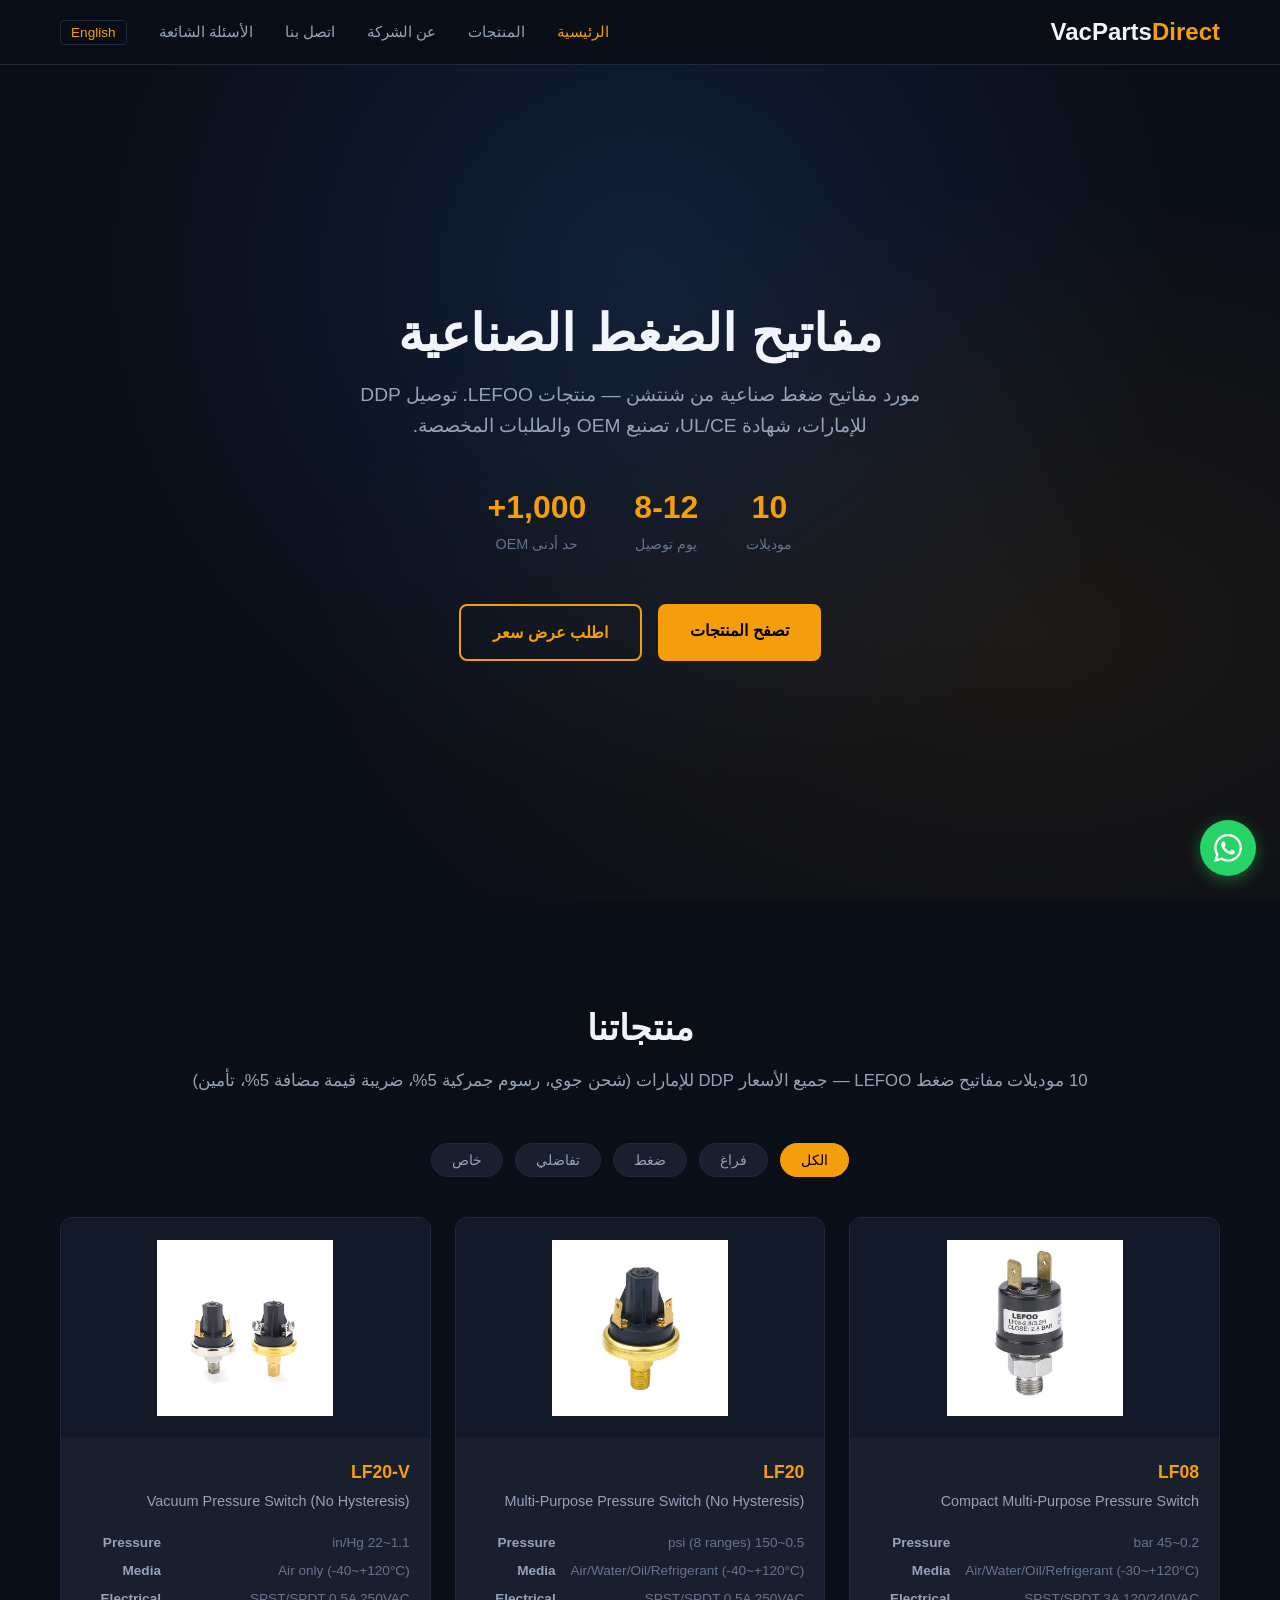
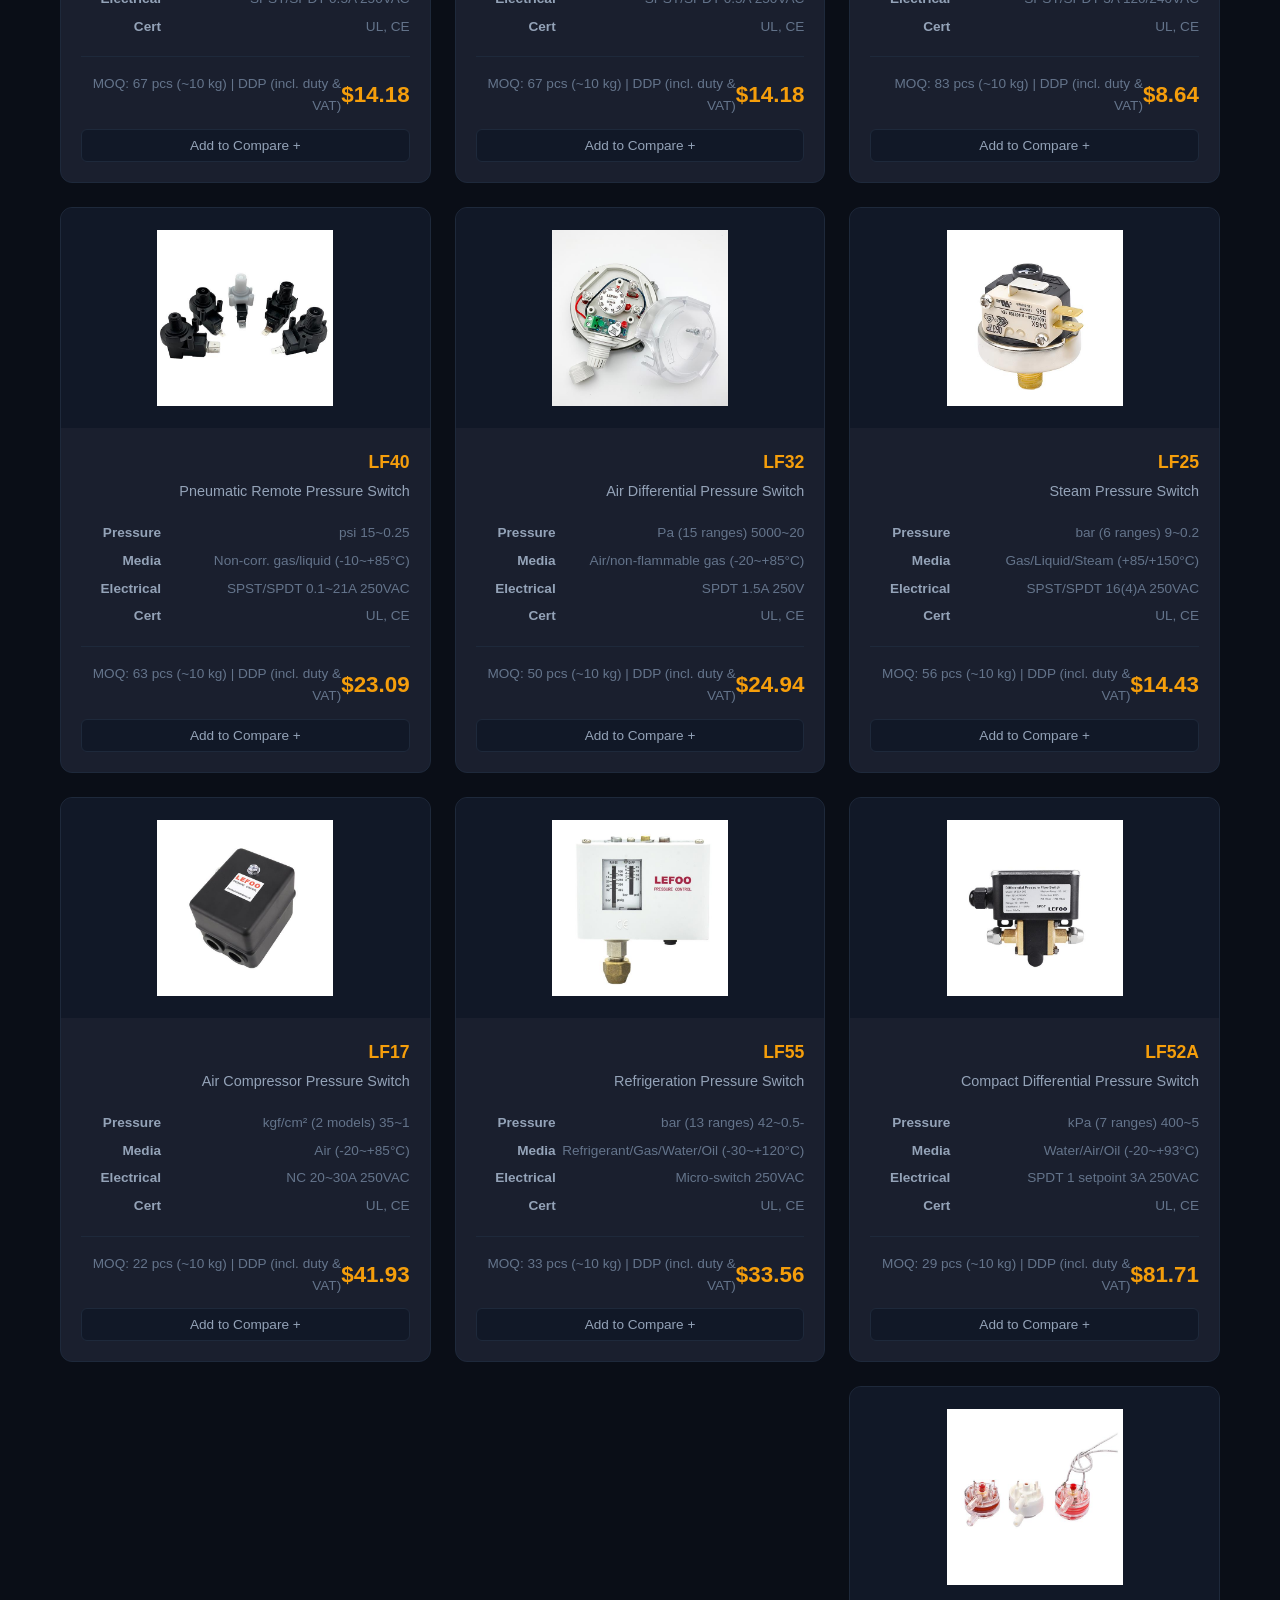
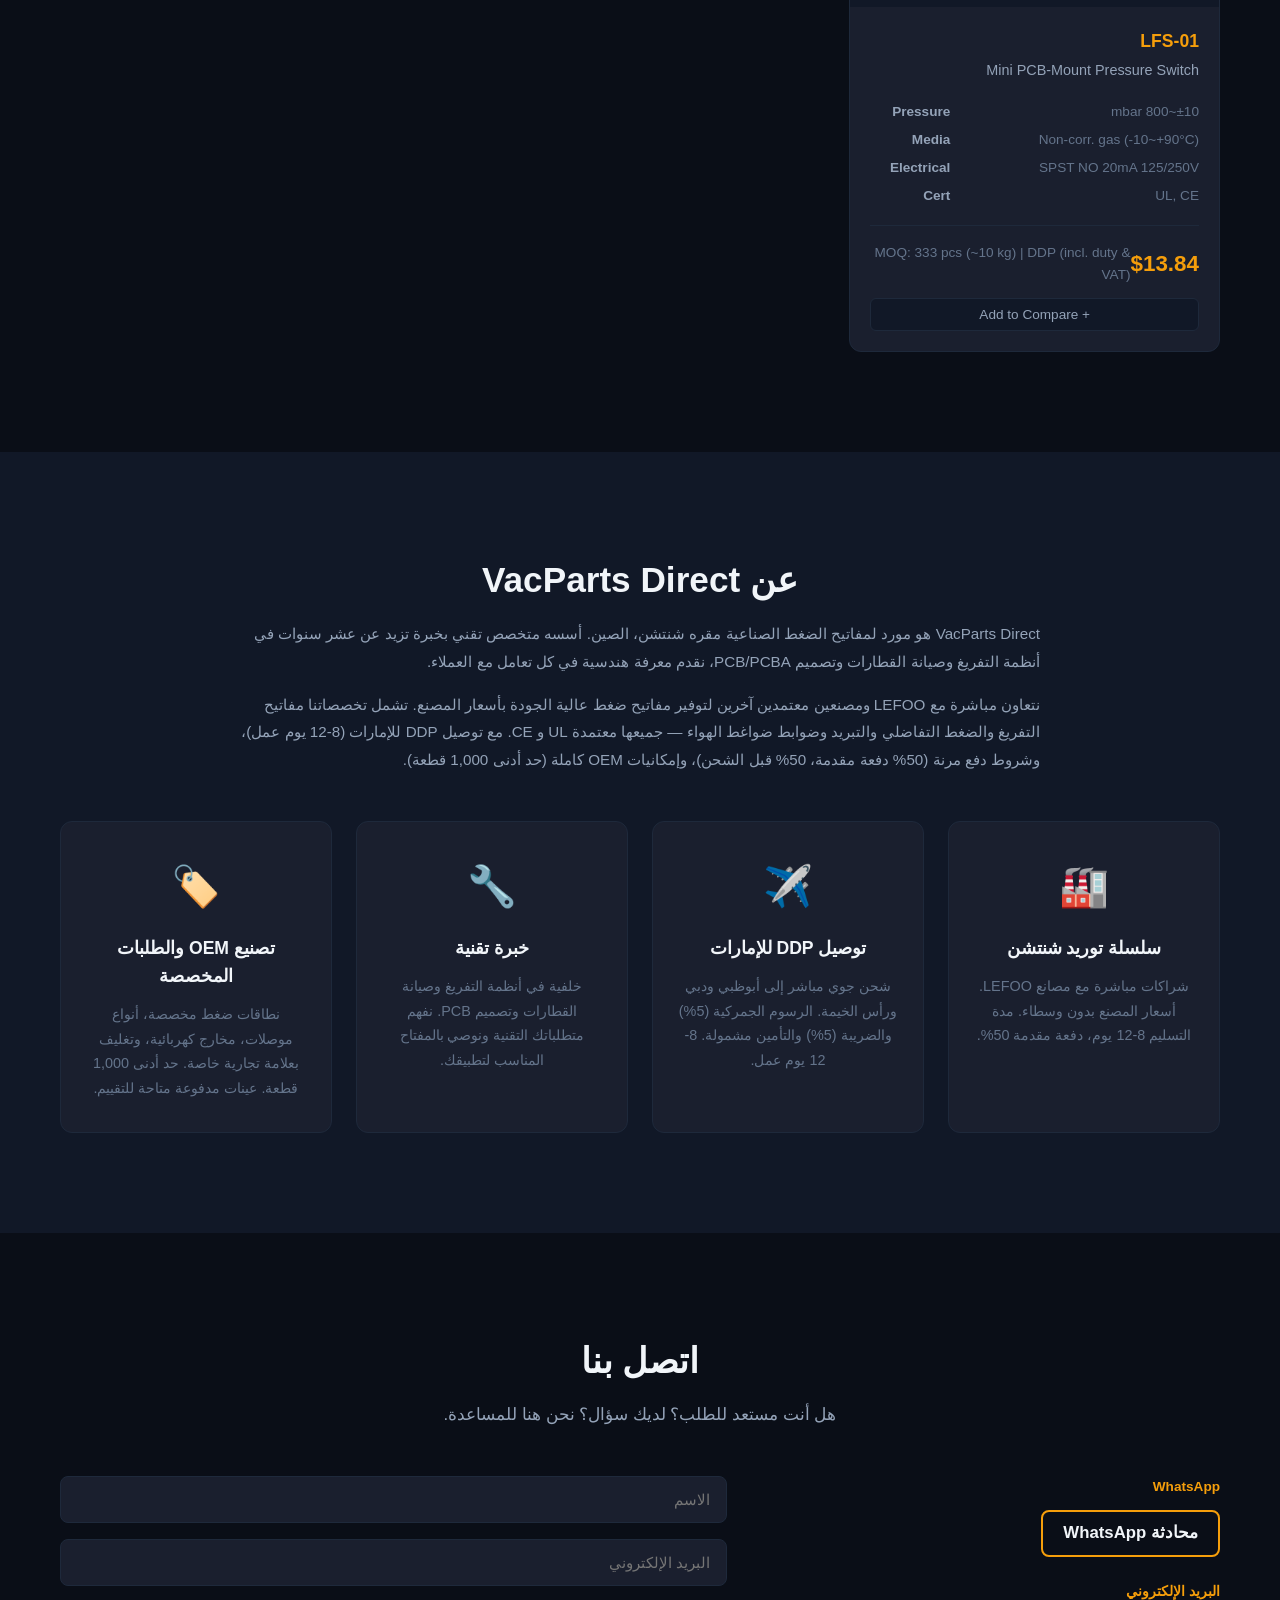
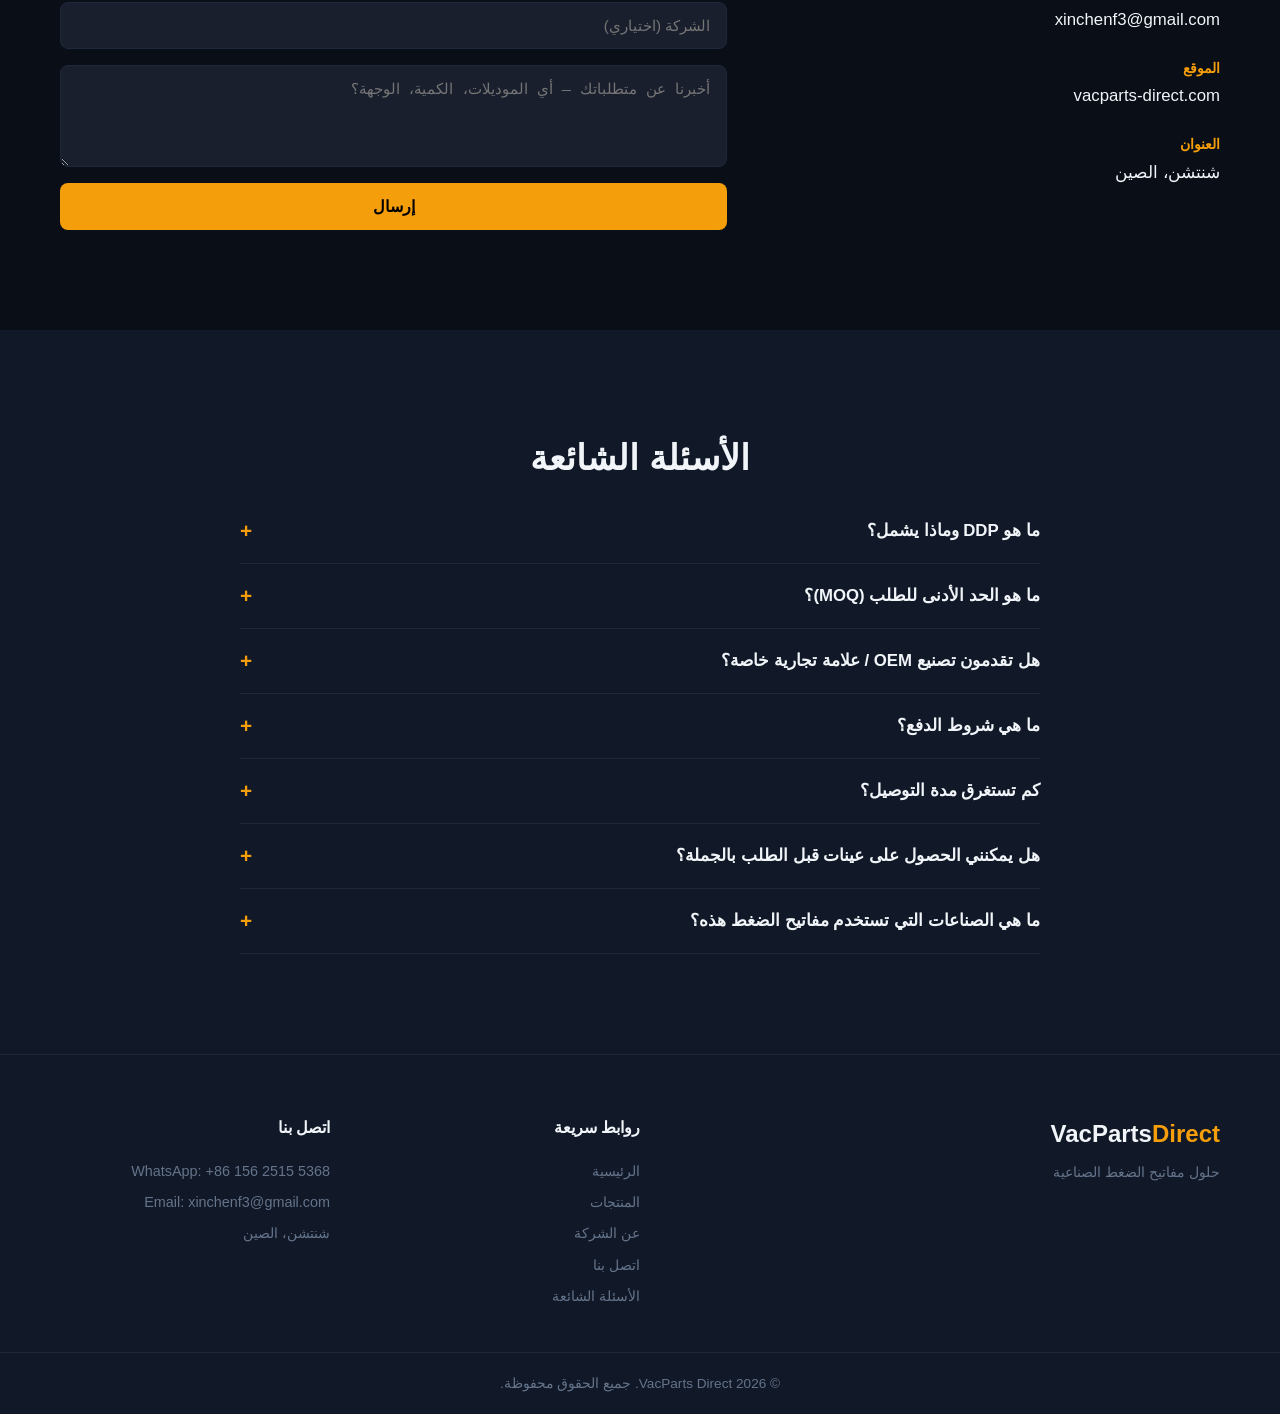
<file: ar.html>
<!DOCTYPE html>
<html lang="ar" dir="rtl">
<head>
<meta charset="UTF-8">
<meta name="viewport" content="width=device-width, initial-scale=1.0">
<title>VacParts Direct — مفاتيح الضغط LEFOO | توصيل DDP الإمارات</title>
<meta name="description" content="مفاتيح ضغط صناعية LEFOO — فراغ، تفاضلي، تبريد. توصيل DDP للإمارات. شهادة UL/CE. تصنيع OEM حسب الطلب. 10 موديلات.">
<link rel="stylesheet" href="css/style.css">
<style>
  [dir="rtl"] .about-intro p{text-align:right}
  [dir="rtl"] .product-specs li{flex-direction:row-reverse}
  [dir="rtl"] .product-specs li strong{margin-left:0;margin-right:0}
  [dir="rtl"] .faq-question{text-align:right}
  [dir="rtl"] .faq-question::after{margin-right:auto;margin-left:0}
  [dir="rtl"] .contact-form input,[dir="rtl"] .contact-form textarea{text-align:right}
  [dir="rtl"] .stat{text-align:center}
</style>
</head>
<body>

<nav id="navbar">
  <div class="nav-container">
    <a href="#home" class="logo">VacParts<span>Direct</span></a>
    <button class="menu-toggle" id="menuToggle">☰</button>
    <ul id="navLinks">
      <li><a href="#home">الرئيسية</a></li>
      <li><a href="#products">المنتجات</a></li>
      <li><a href="#about">عن الشركة</a></li>
      <li><a href="#contact">اتصل بنا</a></li>
      <li><a href="#faq">الأسئلة الشائعة</a></li>
      <li><a href="index.html" class="lang-switch">English</a></li>
    </ul>
  </div>
</nav>

<section id="home" class="hero">
  <div class="hero-content">
    <h1>مفاتيح الضغط الصناعية</h1>
    <p class="hero-sub">مورد مفاتيح ضغط صناعية من شنتشن — منتجات LEFOO. توصيل DDP للإمارات، شهادة UL/CE، تصنيع OEM والطلبات المخصصة.</p>
    <div class="hero-stats">
      <div class="stat"><span>10</span> موديلات</div>
      <div class="stat"><span>8-12</span> يوم توصيل</div>
      <div class="stat"><span>1,000+</span> حد أدنى OEM</div>
    </div>
    <div class="hero-cta">
      <a href="#products" class="btn-primary">تصفح المنتجات</a>
      <a href="#contact" class="btn-outline">اطلب عرض سعر</a>
    </div>
  </div>
  <div class="hero-bg"></div>
</section>

<section id="products" class="section">
  <div class="container">
    <h2 class="section-title">منتجاتنا</h2>
    <p class="section-sub">10 موديلات مفاتيح ضغط LEFOO — جميع الأسعار DDP للإمارات (شحن جوي، رسوم جمركية 5%، ضريبة قيمة مضافة 5%، تأمين)</p>
    <div class="filter-bar">
      <button class="filter-btn active" data-filter="all">الكل</button>
      <button class="filter-btn" data-filter="vacuum">فراغ</button>
      <button class="filter-btn" data-filter="pressure">ضغط</button>
      <button class="filter-btn" data-filter="differential">تفاضلي</button>
      <button class="filter-btn" data-filter="special">خاص</button>
    </div>
    <div class="product-grid" id="productGrid"></div>
  </div>
</section>

<section id="about" class="section dark-bg">
  <div class="container">
    <h2 class="section-title">عن VacParts Direct</h2>
    <div class="about-intro">
      <p>VacParts Direct هو مورد لمفاتيح الضغط الصناعية مقره شنتشن، الصين. أسسه متخصص تقني بخبرة تزيد عن عشر سنوات في أنظمة التفريغ وصيانة القطارات وتصميم PCB/PCBA، نقدم معرفة هندسية في كل تعامل مع العملاء.</p>
      <p>نتعاون مباشرة مع LEFOO ومصنعين معتمدين آخرين لتوفير مفاتيح ضغط عالية الجودة بأسعار المصنع. تشمل تخصصاتنا مفاتيح التفريغ والضغط التفاضلي والتبريد وضوابط ضواغط الهواء — جميعها معتمدة UL و CE. مع توصيل DDP للإمارات (8-12 يوم عمل)، وشروط دفع مرنة (50% دفعة مقدمة، 50% قبل الشحن)، وإمكانيات OEM كاملة (حد أدنى 1,000 قطعة).</p>
    </div>
    <div class="about-grid">
      <div class="about-card">
        <div class="about-icon">🏭</div>
        <h3>سلسلة توريد شنتشن</h3>
        <p>شراكات مباشرة مع مصانع LEFOO. أسعار المصنع بدون وسطاء. مدة التسليم 8-12 يوم، دفعة مقدمة 50%.</p>
      </div>
      <div class="about-card">
        <div class="about-icon">✈️</div>
        <h3>توصيل DDP للإمارات</h3>
        <p>شحن جوي مباشر إلى أبوظبي ودبي ورأس الخيمة. الرسوم الجمركية (5%) والضريبة (5%) والتأمين مشمولة. 8-12 يوم عمل.</p>
      </div>
      <div class="about-card">
        <div class="about-icon">🔧</div>
        <h3>خبرة تقنية</h3>
        <p>خلفية في أنظمة التفريغ وصيانة القطارات وتصميم PCB. نفهم متطلباتك التقنية ونوصي بالمفتاح المناسب لتطبيقك.</p>
      </div>
      <div class="about-card">
        <div class="about-icon">🏷️</div>
        <h3>تصنيع OEM والطلبات المخصصة</h3>
        <p>نطاقات ضغط مخصصة، أنواع موصلات، مخارج كهربائية، وتغليف بعلامة تجارية خاصة. حد أدنى 1,000 قطعة. عينات مدفوعة متاحة للتقييم.</p>
      </div>
    </div>
  </div>
</section>

<section id="contact" class="section">
  <div class="container">
    <h2 class="section-title">اتصل بنا</h2>
    <p class="section-sub">هل أنت مستعد للطلب؟ لديك سؤال؟ نحن هنا للمساعدة.</p>
    <div class="contact-grid">
      <div class="contact-info">
        <div class="contact-item">
          <strong>WhatsApp</strong>
          <a href="https://wa.me/8615625155368" class="btn-outline" style="display:inline-block;padding:8px 20px;margin-top:8px">محادثة WhatsApp</a>
        </div>
        <div class="contact-item">
          <strong>البريد الإلكتروني</strong>
          <a href="mailto:xinchenf3@gmail.com">xinchenf3@gmail.com</a>
        </div>
        <div class="contact-item">
          <strong>الموقع</strong>
          <span>vacparts-direct.com</span>
        </div>
        <div class="contact-item">
          <strong>العنوان</strong>
          <span>شنتشن، الصين</span>
        </div>
      </div>
      <form class="contact-form" id="contactForm">
        <input type="text" placeholder="الاسم" required>
        <input type="email" placeholder="البريد الإلكتروني" required>
        <input type="text" placeholder="الشركة (اختياري)">
        <textarea rows="4" placeholder="أخبرنا عن متطلباتك — أي الموديلات، الكمية، الوجهة؟"></textarea>
        <button type="submit" class="btn-primary">إرسال</button>
      </form>
    </div>
  </div>
</section>

<section id="faq" class="section dark-bg">
  <div class="container">
    <h2 class="section-title">الأسئلة الشائعة</h2>
    <div class="faq-list">
      <div class="faq-item">
        <button class="faq-question">ما هو DDP وماذا يشمل؟</button>
        <div class="faq-answer"><p>DDP يعني التوصيل مع دفع الرسوم — توصيل مباشر للإمارات. يشمل الشحن الجوي (8 أيام عمل)، الرسوم الجمركية (5%)، ضريبة القيمة المضافة (5%)، تأمين الشحن، وتوصيل مجاني لأبوظبي ودبي ورأس الخيمة.</p></div>
      </div>
      <div class="faq-item">
        <button class="faq-question">ما هو الحد الأدنى للطلب (MOQ)؟</button>
        <div class="faq-answer"><p>الحد الأدنى لكل موديل هو حوالي 10 كجم وزن شحن. يتراوح من 22 قطعة (للموديلات الثقيلة مثل LF17) إلى 333 قطعة (للموديلات الخفيفة مثل LFS-01). يمكن خلط الموديلات.</p></div>
      </div>
      <div class="faq-item">
        <button class="faq-question">هل تقدمون تصنيع OEM / علامة تجارية خاصة؟</button>
        <div class="faq-answer"><p>نعم. OEM متاح للطلبات من 1,000 قطعة فأكثر لكل موديل. يمكننا تخصيص الشعارات والتغليف وأرقام الموديلات وتوفير وثائق محايدة. عينات مدفوعة بعلامتك التجارية متاحة.</p></div>
      </div>
      <div class="faq-item">
        <button class="faq-question">ما هي شروط الدفع؟</button>
        <div class="faq-answer"><p>50% دفعة مقدمة عند تأكيد الطلب، 50% قبل الشحن. نقبل أيضًا الاعتمادات المستندية للطلبات فوق 5,000 دولار.</p></div>
      </div>
      <div class="faq-item">
        <button class="faq-question">كم تستغرق مدة التوصيل؟</button>
        <div class="faq-answer"><p>مدة التسليم 8-12 يوم عمل بعد استلام الدفعة المقدمة. طلبات OEM قد تستغرق 2-3 أيام إضافية.</p></div>
      </div>
      <div class="faq-item">
        <button class="faq-question">هل يمكنني الحصول على عينات قبل الطلب بالجملة؟</button>
        <div class="faq-answer"><p>نعم، العينات المدفوعة متاحة. اتصل بنا لمعرفة أسعار العينات والتوصيل. تكلفة العينات قابلة للاسترداد مع أول طلب بالجملة.</p></div>
      </div>
      <div class="faq-item">
        <button class="faq-question">ما هي الصناعات التي تستخدم مفاتيح الضغط هذه؟</button>
        <div class="faq-answer"><p>تستخدم مفاتيح الضغط لدينا في HVAC والتبريد، التغليف بالتفريغ، ضواغط الهواء، التنظيف بالبخار، معالجة الأغذية، الأجهزة الطبية، المسابح، أنظمة التهوية، مراقبة المبادلات الحرارية، وتطبيقات السيارات بما فيها معززات الفرامل للسيارات الكهربائية.</p></div>
      </div>
    </div>
  </div>
</section>

<footer>
  <div class="container footer-grid">
    <div class="footer-brand">
      <a href="#home" class="logo">VacParts<span>Direct</span></a>
      <p>حلول مفاتيح الضغط الصناعية</p>
    </div>
    <div class="footer-links">
      <h4>روابط سريعة</h4>
      <a href="#home">الرئيسية</a>
      <a href="#products">المنتجات</a>
      <a href="#about">عن الشركة</a>
      <a href="#contact">اتصل بنا</a>
      <a href="#faq">الأسئلة الشائعة</a>
    </div>
    <div class="footer-contact">
      <h4>اتصل بنا</h4>
      <p>WhatsApp: +86 156 2515 5368</p>
      <p>Email: xinchenf3@gmail.com</p>
      <p>شنتشن، الصين</p>
    </div>
  </div>
  <div class="footer-bottom">
    <p>&copy; 2026 VacParts Direct. جميع الحقوق محفوظة.</p>
  </div>
</footer>

<a href="https://wa.me/8615625155368" class="whatsapp-float" target="_blank" aria-label="محادثة WhatsApp">
  <svg viewBox="0 0 24 24" width="28" height="28" fill="white"><path d="M17.472 14.382c-.297-.149-1.758-.867-2.03-.967-.273-.099-.471-.148-.67.15-.197.297-.767.966-.94 1.164-.173.199-.347.223-.644.075-.297-.15-1.255-.463-2.39-1.475-.883-.788-1.48-1.761-1.653-2.059-.173-.297-.018-.458.13-.606.134-.133.298-.347.446-.52.149-.174.198-.298.298-.497.099-.198.05-.371-.025-.52-.075-.149-.669-1.612-.916-2.207-.242-.579-.487-.5-.669-.51-.173-.008-.371-.01-.57-.01-.198 0-.52.074-.792.372-.272.297-1.04 1.016-1.04 2.479 0 1.462 1.065 2.875 1.213 3.074.149.198 2.096 3.2 5.077 4.487.709.306 1.262.489 1.694.625.712.227 1.36.195 1.871.118.571-.085 1.758-.719 2.006-1.413.248-.694.248-1.289.173-1.413-.074-.124-.272-.198-.57-.347m-5.421 7.403h-.004a9.87 9.87 0 01-5.031-1.378l-.361-.214-3.741.982.998-3.648-.235-.374a9.86 9.86 0 01-1.51-5.26c.001-5.45 4.436-9.884 9.888-9.884 2.64 0 5.122 1.03 6.988 2.898a9.825 9.825 0 012.893 6.994c-.003 5.45-4.437 9.884-9.885 9.884m8.413-18.297A11.815 11.815 0 0012.05 0C5.495 0 .16 5.335.157 11.892c0 2.096.547 4.142 1.588 5.945L.057 24l6.305-1.654a11.882 11.882 0 005.683 1.448h.005c6.554 0 11.89-5.335 11.893-11.893a11.821 11.821 0 00-3.48-8.413z"/></svg>
</a>

<script src="js/main.js"></script>
</body>
</html>
</file>
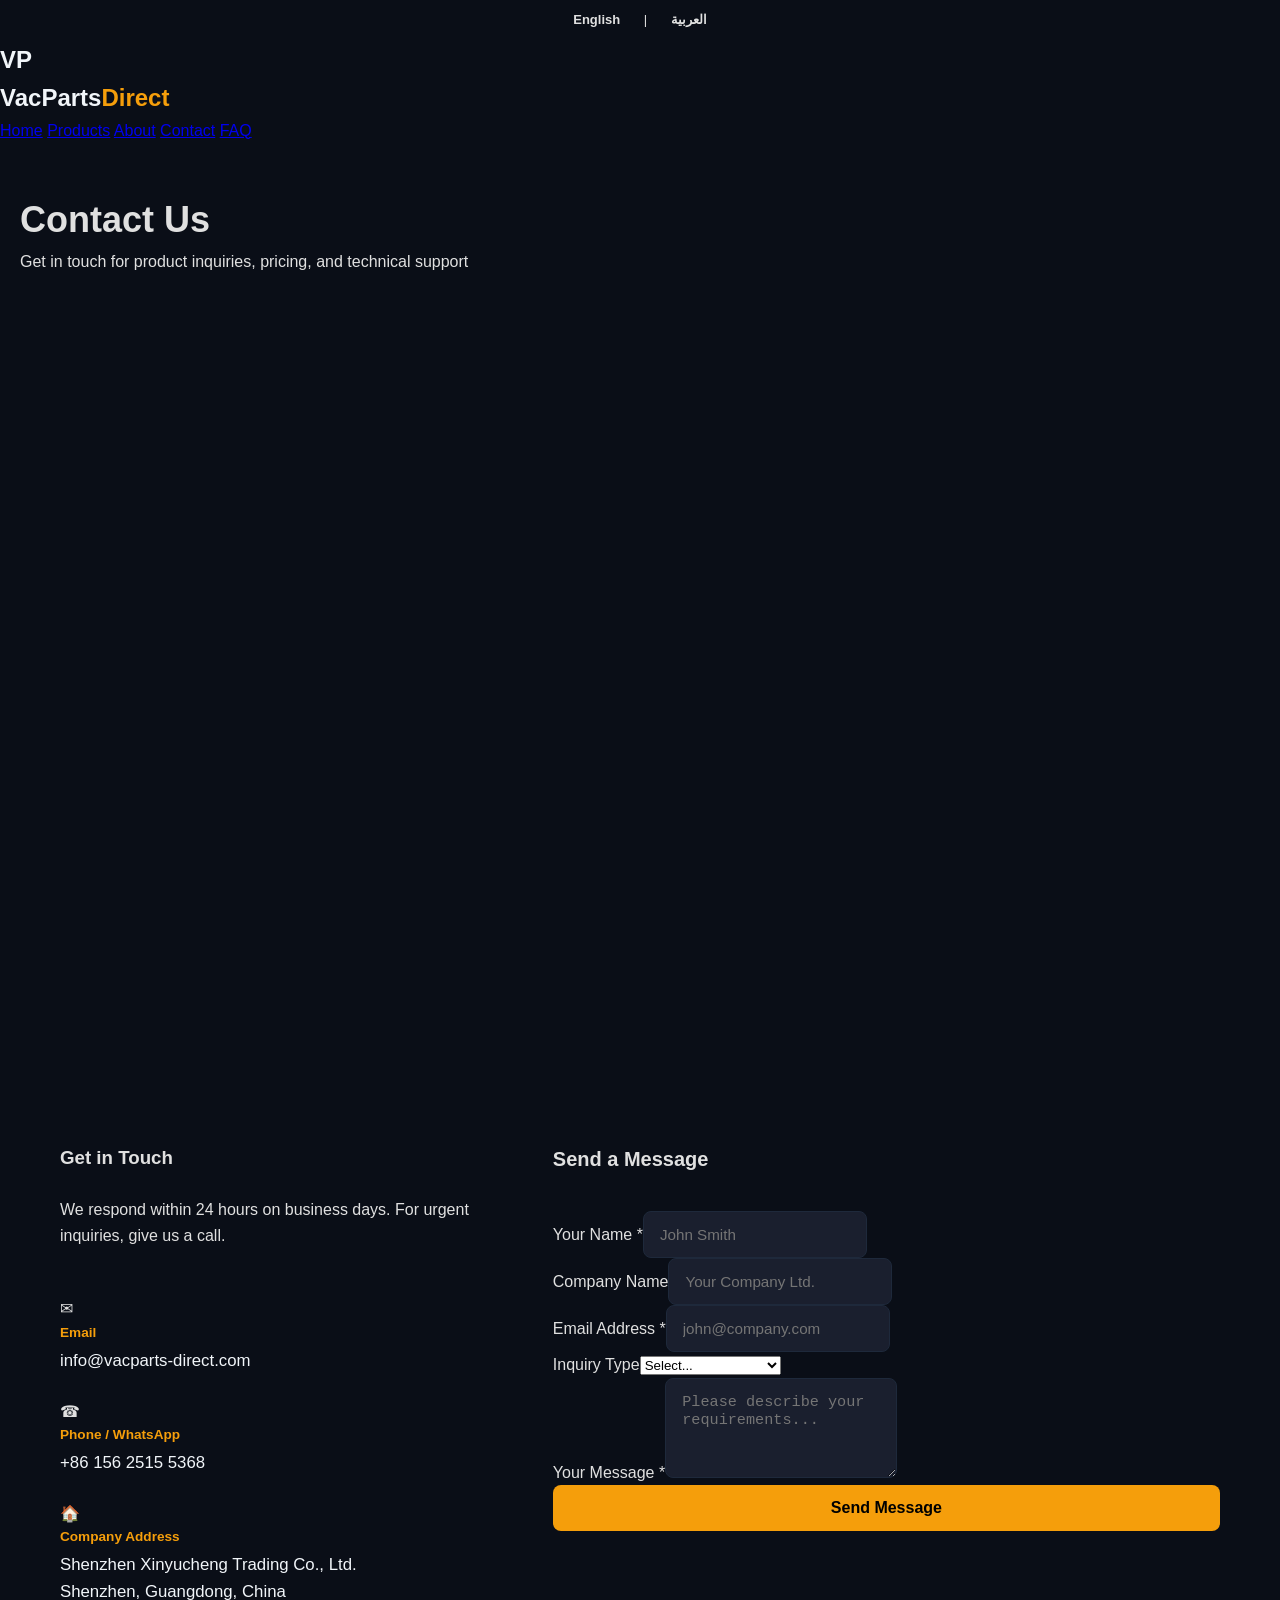
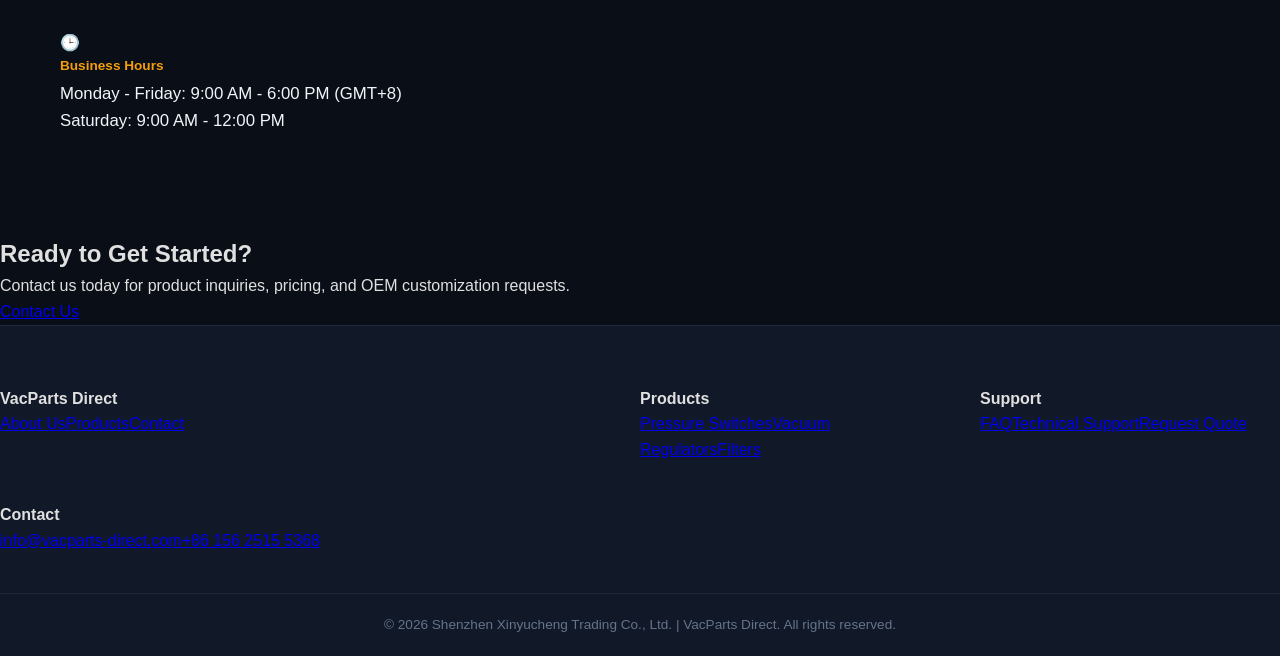
<file: contact.html>
<!DOCTYPE html>
<html lang="en">
<head>
  <meta charset="UTF-8">
  <meta name="viewport" content="width=device-width, initial-scale=1.0">
  <meta name="description" content="Contact VacParts Direct for product inquiries, pricing, and OEM customization. Based in Shenzhen, China. Serving UAE and global markets.">
  <title>Contact Us | VacParts Direct</title>
  <link rel="stylesheet" href="css/style.css">
  <link rel="stylesheet" href="css/bilingual.css">
  <link rel="alternate" hreflang="en" href="https://vacparts-direct.com/contact.html">
  <link rel="alternate" hreflang="ar" href="https://vacparts-direct.com/contact.html">
  <link rel="alternate" hreflang="x-default" href="https://vacparts-direct.com/contact.html">
</head>
<body>

<div class="lang-bar">
  <a href="#" class="lang-en active">English</a> |
  <a href="#" class="lang-ar-link">العربية</a>
</div>

<header class="header">
  <div class="header-inner">
    <a href="index.html" class="logo">
      <div class="logo-icon">VP</div>
      <div class="logo-text">VacParts<span>Direct</span></div>
    </a>
    <button class="menu-toggle" aria-label="Menu">&#9776;</button>
    <nav class="nav">
      <a href="index.html">Home</a>
      <a href="products.html">Products</a>
      <a href="about.html">About</a>
      <a href="contact.html" class="active">Contact</a>
      <a href="faq.html">FAQ</a>
    </nav>
  </div>
</header>

<!-- EN Hero -->
<section class="hero lang-en" style="padding: 48px 20px;">
  <h1 style="font-size: 36px;">Contact <span>Us</span></h1>
  <p>Get in touch for product inquiries, pricing, and technical support</p>
</section>

<!-- AR Hero -->
<section class="hero lang-ar" style="padding: 48px 20px;" dir="rtl" lang="ar">
  <h1 style="font-size: 36px;"><span>اتصل بنا</span></h1>
  <p>تواصل معنا للاستفسار عن المنتجات والأسعار والدعم الفني</p>
</section>

<!-- EN Contact -->
<section class="section lang-en">
  <div class="container">
    <div class="contact-grid">
      <div class="contact-info">
        <h3>Get in Touch</h3>
        <p style="color: var(--gray-600); margin-bottom: 24px;">We respond within 24 hours on business days. For urgent inquiries, give us a call.</p>
        <div class="contact-item"><div class="contact-icon">&#9993;</div><div><strong>Email</strong><span>info@vacparts-direct.com</span></div></div>
        <div class="contact-item"><div class="contact-icon">&#9742;</div><div><strong>Phone / WhatsApp</strong><span><a href="https://wa.me/8615625155368" target="_blank" rel="noopener" style="color: inherit; text-decoration: none;">+86 156 2515 5368</a></span></div></div>
        <div class="contact-item"><div class="contact-icon">&#127968;</div><div><strong>Company Address</strong><span>Shenzhen Xinyucheng Trading Co., Ltd.<br>Shenzhen, Guangdong, China</span></div></div>
        <div class="contact-item"><div class="contact-icon">&#128338;</div><div><strong>Business Hours</strong><span>Monday - Friday: 9:00 AM - 6:00 PM (GMT+8)<br>Saturday: 9:00 AM - 12:00 PM</span></div></div>
      </div>
      <div class="contact-form">
        <h3 style="color: var(--primary); margin-bottom: 20px; font-size: 20px;">Send a Message</h3>
        <form id="contactForm" action="https://api.web3forms.com/submit" method="POST">
          <input type="hidden" name="access_key" value="31f31800-aaa2-468b-848e-fdd85a609cc8">
          <input type="hidden" name="subject" value="New Inquiry from vacparts-direct.com">
          <input type="hidden" name="redirect" value="https://vacparts-direct.com/thanks.html">
          <div class="form-group"><label for="name">Your Name *</label><input type="text" id="name" name="name" required placeholder="John Smith"></div>
          <div class="form-group"><label for="company">Company Name</label><input type="text" id="company" name="company" placeholder="Your Company Ltd."></div>
          <div class="form-group"><label for="email">Email Address *</label><input type="email" id="email" name="email" required placeholder="john@company.com"></div>
          <div class="form-group"><label for="inquiry">Inquiry Type</label><select id="inquiry" name="inquiry"><option value="">Select...</option><option value="product">Product Information</option><option value="pricing">Pricing & Quote</option><option value="oem">OEM Customization</option><option value="technical">Technical Support</option><option value="other">Other</option></select></div>
          <div class="form-group"><label for="message">Your Message *</label><textarea id="message" name="message" required placeholder="Please describe your requirements..."></textarea></div>
          <button type="submit" class="btn btn-primary" style="width: 100%;">Send Message</button>
        </form>
      </div>
    </div>
  </div>
</section>

<!-- AR Contact -->
<section class="section lang-ar" dir="rtl" lang="ar">
  <div class="container">
    <div class="contact-grid">
      <div class="contact-info">
        <h3>تواصل معنا</h3>
        <p style="color: var(--gray-600); margin-bottom: 24px;">نرد خلال 24 ساعة في أيام العمل. للاستفسارات العاجلة، اتصل بنا.</p>
        <div class="contact-item"><div class="contact-icon">&#9993;</div><div><strong>البريد الإلكتروني</strong><span>info@vacparts-direct.com</span></div></div>
        <div class="contact-item"><div class="contact-icon">&#9742;</div><div><strong>الهاتف / واتساب</strong><span><a href="https://wa.me/8615625155368" target="_blank" rel="noopener" style="color: inherit; text-decoration: none;">+86 156 2515 5368</a></span></div></div>
        <div class="contact-item"><div class="contact-icon">&#127968;</div><div><strong>عنوان الشركة</strong><span>شركة شنتشن شينيويتشنغ التجارية المحدودة<br>شنتشن، قوانغدونغ، الصين</span></div></div>
        <div class="contact-item"><div class="contact-icon">&#128338;</div><div><strong>ساعات العمل</strong><span>الاثنين - الجمعة: 9:00 ص - 6:00 م (GMT+8)<br>السبت: 9:00 ص - 12:00 م</span></div></div>
      </div>
      <div class="contact-form">
        <h3 style="color: var(--primary); margin-bottom: 20px; font-size: 20px;">أرسل رسالة</h3>
        <form id="contactFormAR" action="https://api.web3forms.com/submit" method="POST">
          <input type="hidden" name="access_key" value="31f31800-aaa2-468b-848e-fdd85a609cc8">
          <input type="hidden" name="subject" value="استفسار جديد من vacparts-direct.com">
          <input type="hidden" name="redirect" value="https://vacparts-direct.com/thanks.html">
          <div class="form-group"><label for="arname">الاسم *</label><input type="text" id="arname" name="name" required placeholder="محمد أحمد"></div>
          <div class="form-group"><label for="arcompany">اسم الشركة</label><input type="text" id="arcompany" name="company" placeholder="شركتك المحدودة"></div>
          <div class="form-group"><label for="aremail">البريد الإلكتروني *</label><input type="email" id="aremail" name="email" required placeholder="mohamed@company.com"></div>
          <div class="form-group"><label for="arinquiry">نوع الاستفسار</label><select id="arinquiry" name="inquiry"><option value="">اختر...</option><option value="product">معلومات المنتج</option><option value="pricing">الأسعار وعروض السعر</option><option value="oem">تصنيع حسب الطلب</option><option value="technical">دعم فني</option><option value="other">أخرى</option></select></div>
          <div class="form-group"><label for="armessage">رسالتك *</label><textarea id="armessage" name="message" required placeholder="يرجى وصف متطلباتك..."></textarea></div>
          <button type="submit" class="btn btn-primary" style="width: 100%;">إرسال الرسالة</button>
        </form>
      </div>
    </div>
  </div>
</section>

<!-- EN CTA -->
<section class="cta lang-en">
  <h2>Ready to Get Started?</h2>
  <p>Contact us today for product inquiries, pricing, and OEM customization requests.</p>
  <a href="contact.html" class="btn">Contact Us</a>
</section>

<!-- AR CTA -->
<section class="cta lang-ar" dir="rtl" lang="ar">
  <h2>هل أنت مستعد للبدء؟</h2>
  <p>اتصل بنا اليوم للاستفسار عن المنتجات والأسعار وطلبات التصنيع حسب الطلب.</p>
  <a href="contact.html" class="btn">اتصل بنا</a>
</section>

<footer class="footer">
  <div class="footer-grid">
    <div class="footer-col"><h4>VacParts Direct</h4><a href="about.html">About Us</a><a href="products.html">Products</a><a href="contact.html">Contact</a></div>
    <div class="footer-col"><h4>Products</h4><a href="products.html">Pressure Switches</a><a href="products.html">Vacuum Regulators</a><a href="products.html">Filters</a></div>
    <div class="footer-col"><h4>Support</h4><a href="faq.html">FAQ</a><a href="contact.html">Technical Support</a><a href="contact.html">Request Quote</a></div>
    <div class="footer-col"><h4>Contact</h4><a href="mailto:info@vacparts-direct.com">info@vacparts-direct.com</a><a href="tel:+8615625155368">+86 156 2515 5368</a></div>
  </div>
  <div class="footer-bottom"><p>&copy; 2026 Shenzhen Xinyucheng Trading Co., Ltd. | VacParts Direct. All rights reserved.</p></div>
</footer>

<script src="js/main.js"></script>
</body>
</html>
</file>
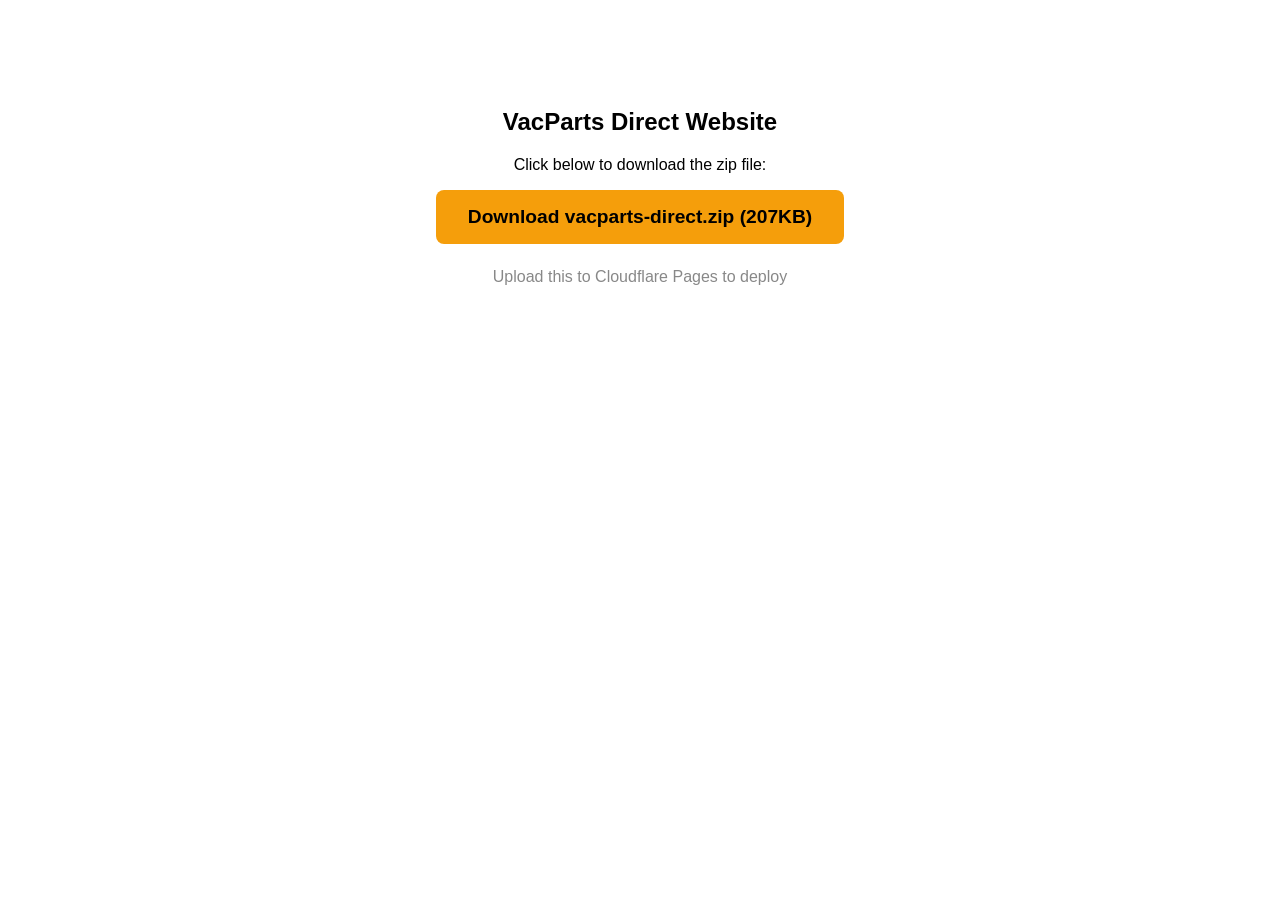
<file: dl.html>
<!DOCTYPE html>
<html><head><meta charset="UTF-8"><title>Download vacparts-direct.zip</title></head>
<body style="font-family:sans-serif;text-align:center;padding:80px">
<h2>VacParts Direct Website</h2>
<p>Click below to download the zip file:</p>
<a href="vacparts-direct.zip" download style="display:inline-block;padding:16px 32px;background:#f59e0b;color:#000;font-weight:700;border-radius:8px;text-decoration:none;font-size:1.2rem">Download vacparts-direct.zip (207KB)</a>
<p style="margin-top:24px;color:#888">Upload this to Cloudflare Pages to deploy</p>
</body></html>
</file>
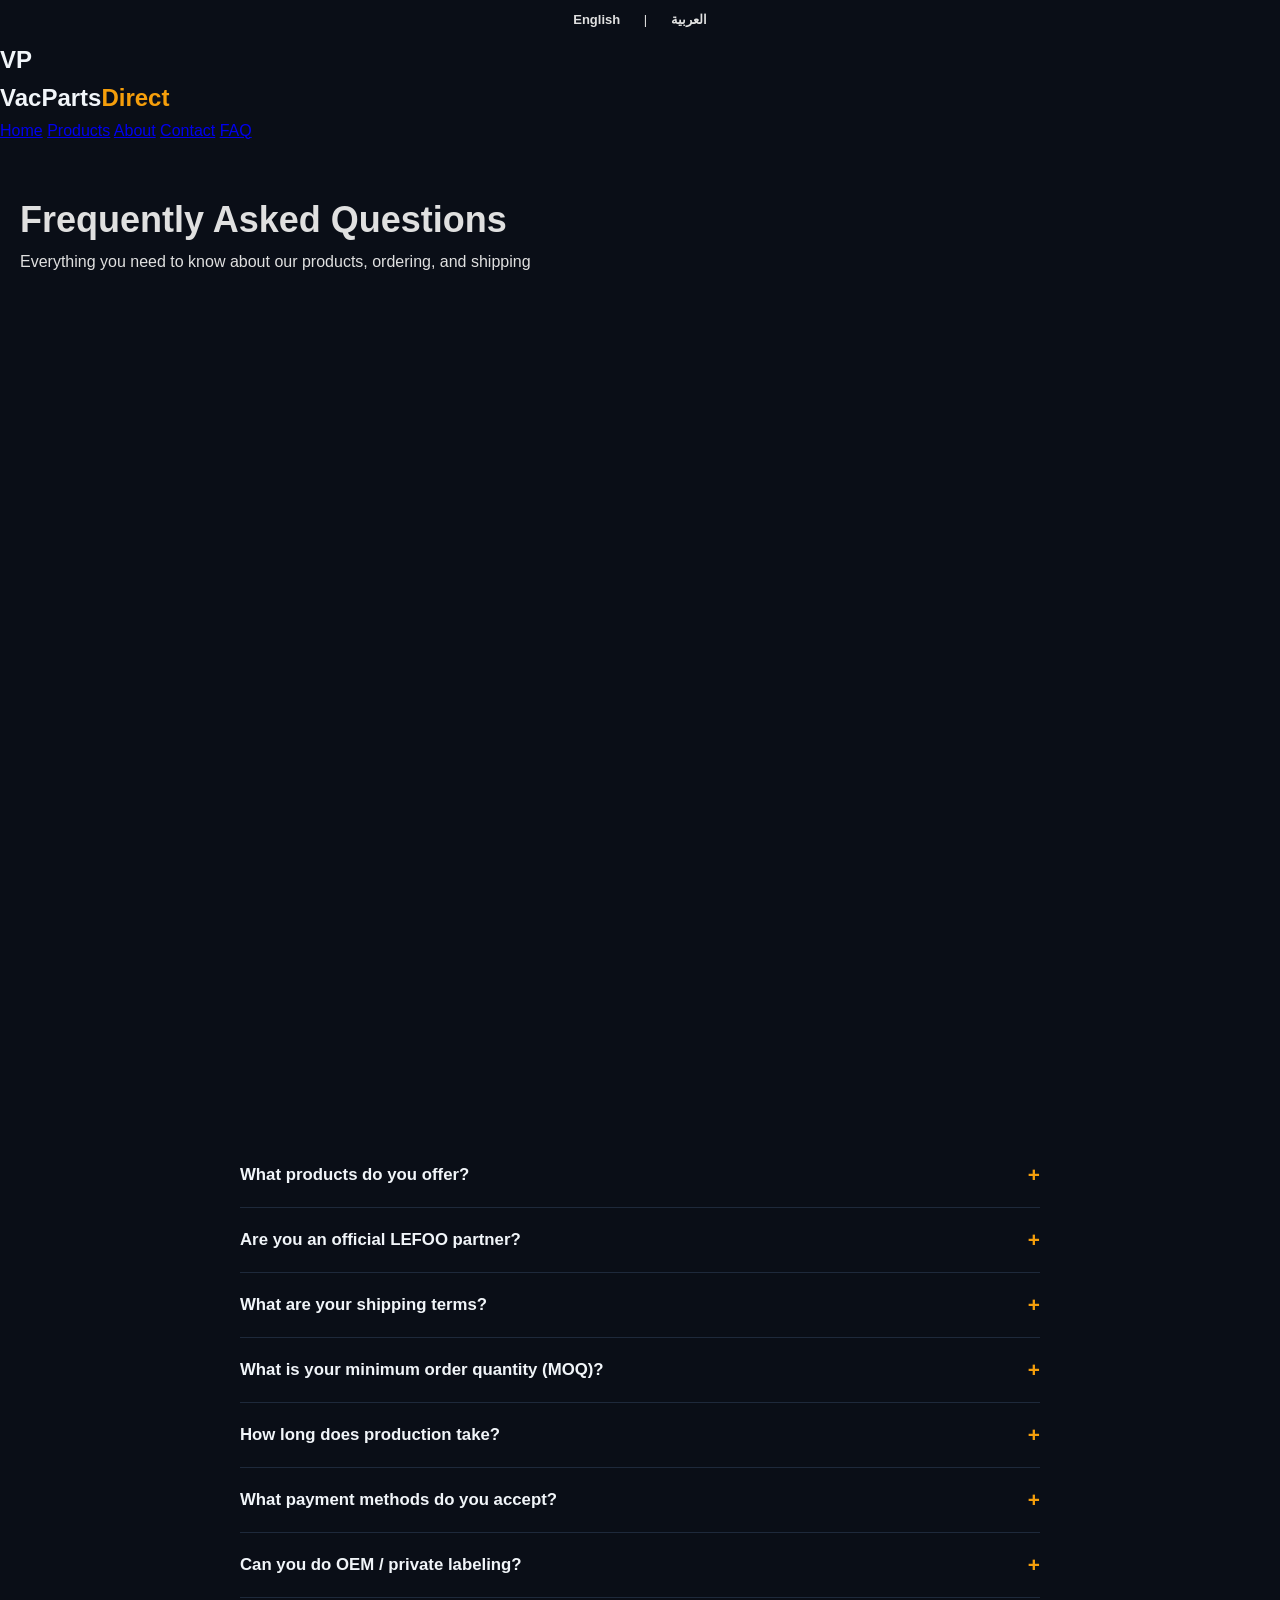
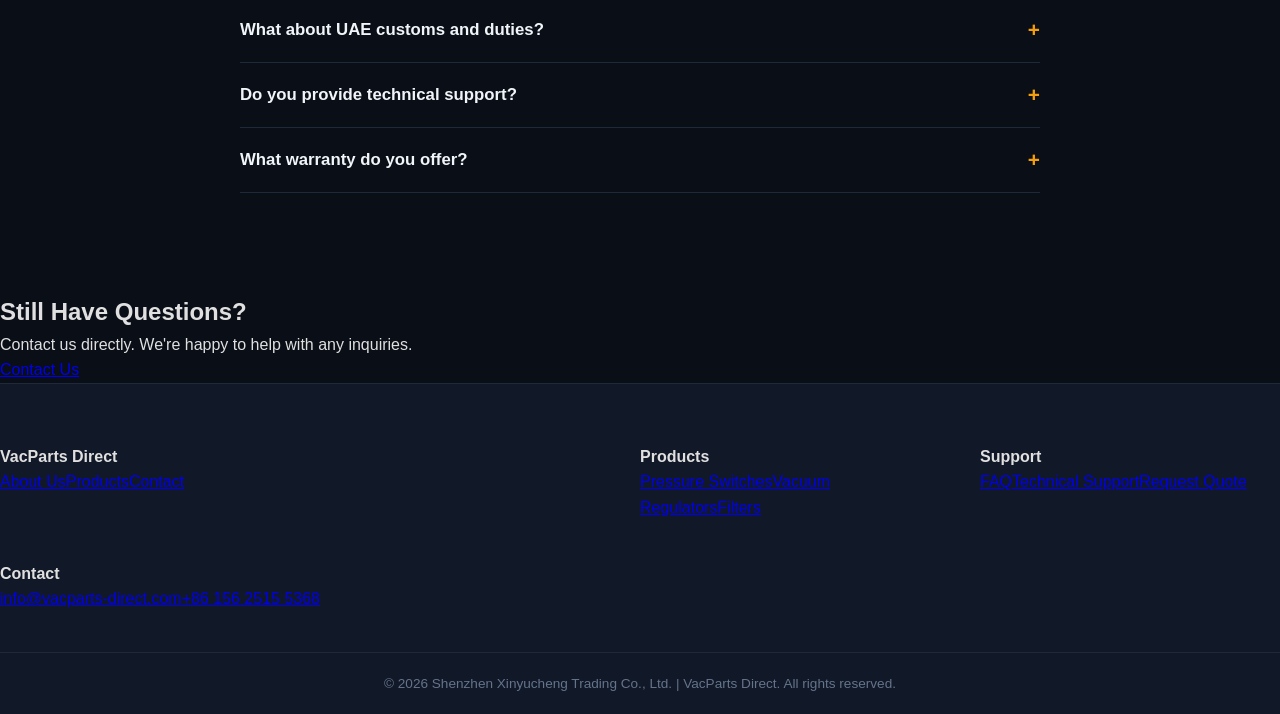
<file: faq.html>
<!DOCTYPE html>
<html lang="en">
<head>
  <meta charset="UTF-8">
  <meta name="viewport" content="width=device-width, initial-scale=1.0">
  <meta name="description" content="Frequently asked questions about VacParts Direct products, ordering, shipping, and OEM customization.">
  <title>FAQ | VacParts Direct</title>
  <link rel="stylesheet" href="css/style.css">
  <link rel="stylesheet" href="css/bilingual.css">
  <link rel="alternate" hreflang="en" href="https://vacparts-direct.com/faq.html">
  <link rel="alternate" hreflang="ar" href="https://vacparts-direct.com/faq.html">
  <link rel="alternate" hreflang="x-default" href="https://vacparts-direct.com/faq.html">
</head>
<body>

<div class="lang-bar">
  <a href="#" class="lang-en active">English</a> |
  <a href="#" class="lang-ar-link">العربية</a>
</div>

<header class="header">
  <div class="header-inner">
    <a href="index.html" class="logo">
      <div class="logo-icon">VP</div>
      <div class="logo-text">VacParts<span>Direct</span></div>
    </a>
    <button class="menu-toggle" aria-label="Menu">&#9776;</button>
    <nav class="nav">
      <a href="index.html">Home</a>
      <a href="products.html">Products</a>
      <a href="about.html">About</a>
      <a href="contact.html">Contact</a>
      <a href="faq.html" class="active">FAQ</a>
    </nav>
  </div>
</header>

<!-- EN Hero -->
<section class="hero lang-en" style="padding: 48px 20px;">
  <h1 style="font-size: 36px;">Frequently Asked <span>Questions</span></h1>
  <p>Everything you need to know about our products, ordering, and shipping</p>
</section>

<!-- AR Hero -->
<section class="hero lang-ar" style="padding: 48px 20px;" dir="rtl" lang="ar">
  <h1 style="font-size: 36px;"><span>الأسئلة الشائعة</span></h1>
  <p>كل ما تحتاج معرفته عن منتجاتنا والطلب والشحن</p>
</section>

<!-- EN FAQ -->
<section class="section lang-en">
  <div class="container">
    <div class="faq-list">
      <div class="faq-item open"><button class="faq-question">What products do you offer?</button><div class="faq-answer"><p>We specialize in industrial vacuum and pneumatic components. Our main product lines include:</p><ul style="padding-left: 20px; margin-top: 8px;"><li><strong>Pressure Switches</strong> — Mechanical and digital, 35+ models across LF08, LF10, LF55, LFDS series</li><li><strong>Vacuum Regulators</strong> — Precision vacuum control for industrial applications</li><li><strong>Filters & Accessories</strong> — Vacuum filters, fittings, and related pneumatic components</li></ul></div></div>
      <div class="faq-item"><button class="faq-question">Are you an official LEFOO partner?</button><div class="faq-answer"><p>Yes. VacParts Direct (Shenzhen Xinyucheng Trading Co., Ltd.) is an <strong>official LEFOO partner</strong>. All products are sourced directly from LEFOO's factory with full warranty and authenticity guarantee.</p></div></div>
      <div class="faq-item"><button class="faq-question">What are your shipping terms?</button><div class="faq-answer"><p>We offer DDP Dubai delivery:</p><ul style="padding-left: 20px; margin-top: 8px;"><li><strong>DDP Dubai</strong> — Door-to-door delivery including customs clearance. All duties (5%) and VAT (5%) included. Flat rate ~$72/order.</li></ul><p style="margin-top: 8px;">Shipping to Dubai takes approximately 7-10 days by sea. Air freight available for urgent orders.</p></div></div>
      <div class="faq-item"><button class="faq-question">What is your minimum order quantity (MOQ)?</button><div class="faq-answer"><p>MOQ depends on the order type:</p><ul style="padding-left: 20px; margin-top: 8px;"><li><strong>Standard products</strong> — No strict MOQ for sample orders. Competitive pricing from 10+ units.</li><li><strong>OEM customization</strong> — MOQ 1,000 units per model.</li><li><strong>Samples</strong> — Paid samples available for evaluation. Contact us for details.</li></ul></div></div>
      <div class="faq-item"><button class="faq-question">How long does production take?</button><div class="faq-answer"><p>Standard products ship within <strong>2-3 business days</strong> from stock. OEM/custom orders have a <strong>10-13 day</strong> production cycle.</p></div></div>
      <div class="faq-item"><button class="faq-question">What payment methods do you accept?</button><div class="faq-answer"><p>We accept:</p><ul style="padding-left: 20px; margin-top: 8px;"><li>T/T (Telegraphic Transfer) — 50% deposit, 50% before shipment</li></ul></div></div>
      <div class="faq-item"><button class="faq-question">Can you do OEM / private labeling?</button><div class="faq-answer"><p>Absolutely. Full OEM service: custom pressure ranges, your brand logo, custom packaging, multilingual manuals. MOQ: 1,000 units. Lead time: 10-13 days.</p></div></div>
      <div class="faq-item"><button class="faq-question">What about UAE customs and duties?</button><div class="faq-answer"><p>The UAE has a favorable import environment:</p><ul style="padding-left: 20px; margin-top: 8px;"><li><strong>Customs duty:</strong> 5% on CIF value</li><li><strong>VAT:</strong> 5% (recoverable for registered businesses)</li><li><strong>No special permits</strong> required for pneumatic components</li></ul><p style="margin-top: 8px;">Our DDP Dubai service handles all customs clearance for you.</p></div></div>
      <div class="faq-item"><button class="faq-question">Do you provide technical support?</button><div class="faq-answer"><p>Yes. Our team has hands-on experience with vacuum and pneumatic systems. We help with selection, troubleshooting, wiring diagrams, and accessory recommendations.</p></div></div>
      <div class="faq-item"><button class="faq-question">What warranty do you offer?</button><div class="faq-answer"><p>All LEFOO products come with a <strong>12-month warranty</strong> against manufacturing defects. Extended warranty options available for bulk orders.</p></div></div>
    </div>
  </div>
</section>

<!-- AR FAQ -->
<section class="section lang-ar" dir="rtl" lang="ar">
  <div class="container">
    <div class="faq-list">
      <div class="faq-item open"><button class="faq-question">ما المنتجات التي تقدمونها؟</button><div class="faq-answer"><p>نحن متخصصون في مكونات التفريغ والنيوماتيك الصناعية. تشمل خطوط منتجاتنا الرئيسية:</p><ul style="padding-right: 20px; margin-top: 8px;"><li><strong>مفاتيح الضغط</strong> — ميكانيكية ورقمية، أكثر من 35 موديل عبر سلاسل LF08، LF10، LF55، LFDS</li><li><strong>منظمات التفريغ</strong> — تحكم دقيق في التفريغ للتطبيقات الصناعية</li><li><strong>الفلاتر والملحقات</strong> — فلاتر تفريغ ووصلات ومكونات نيوماتيكية ذات صلة</li></ul></div></div>
      <div class="faq-item"><button class="faq-question">هل أنتم شركاء رسميون لـ LEFOO؟</button><div class="faq-answer"><p>نعم. VacParts Direct (شركة شنتشن شينيويتشنغ التجارية المحدودة) هو <strong>شريك رسمي لـ LEFOO</strong>. جميع المنتجات مصدرها مباشرة من مصنع LEFOO مع ضمان كامل وأصالة مضمونة.</p></div></div>
      <div class="faq-item"><button class="faq-question">ما هي شروط الشحن؟</button><div class="faq-answer"><p>نقدم خدمة التوصيل DDP إلى دبي:</p><ul style="padding-right: 20px; margin-top: 8px;"><li><strong>DDP دبي</strong> — توصيل من الباب إلى الباب يشمل التخليص الجمركي. جميع الرسوم (5%) وضريبة القيمة المضافة (5%) مشمولة. سعر ثابت ~$72 للطلب.</li></ul><p style="margin-top: 8px;">يستغرق الشحن إلى دبي حوالي 7-10 أيام بحراً. الشحن الجوي متاح للطلبات العاجلة.</p></div></div>
      <div class="faq-item"><button class="faq-question">ما هو الحد الأدنى للطلب؟</button><div class="faq-answer"><p>يعتمد الحد الأدنى على نوع الطلب:</p><ul style="padding-right: 20px; margin-top: 8px;"><li><strong>المنتجات القياسية</strong> — لا يوجد حد أدنى صارم لطلبات العينات. أسعار تنافسية من 10 وحدات فأكثر.</li><li><strong>التصنيع حسب الطلب</strong> — الحد الأدنى 1000 وحدة للموديل.</li><li><strong>العينات</strong> — عينات مدفوعة متاحة للتقييم. اتصل بنا للتفاصيل.</li></ul></div></div>
      <div class="faq-item"><button class="faq-question">كم تستغرق مدة الإنتاج؟</button><div class="faq-answer"><p>تُشحن المنتجات القياسية خلال <strong>2-3 أيام عمل</strong> من المخزون. الطلبات المخصصة تستغرق <strong>10-13 يوماً</strong>.</p></div></div>
      <div class="faq-item"><button class="faq-question">ما هي طرق الدفع المقبولة؟</button><div class="faq-answer"><p>نقبل:</p><ul style="padding-right: 20px; margin-top: 8px;"><li>تحويل بنكي (T/T) — 50% دفعة مقدمة، 50% قبل الشحن</li></ul></div></div>
      <div class="faq-item"><button class="faq-question">هل يمكنكم التصنيع حسب الطلب / العلامة الخاصة؟</button><div class="faq-answer"><p>بالتأكيد. خدمة تصنيع كاملة: نطاقات ضغط مخصصة، شعار علامتك التجارية، تغليف مخصص، كتيبات متعددة اللغات. الحد الأدنى: 1000 وحدة. المدة: 10-13 يوماً.</p></div></div>
      <div class="faq-item"><button class="faq-question">ماذا عن الجمارك والرسوم في الإمارات؟</button><div class="faq-answer"><p>تتمتع الإمارات ببيئة استيراد مواتية:</p><ul style="padding-right: 20px; margin-top: 8px;"><li><strong>الرسوم الجمركية:</strong> 5% من قيمة CIF</li><li><strong>ضريبة القيمة المضافة:</strong> 5% (قابلة للاسترداد للشركات المسجلة)</li><li><strong>لا حاجة لتصاريح خاصة</strong> للمكونات النيوماتيكية</li></ul><p style="margin-top: 8px;">خدمة DDP إلى دبي تتولى كل إجراءات التخليص الجمركي نيابة عنك.</p></div></div>
      <div class="faq-item"><button class="faq-question">هل تقدمون دعماً فنياً؟</button><div class="faq-answer"><p>نعم. فريقنا لديه خبرة عملية في أنظمة التفريغ والنيوماتيك. نساعد في الاختيار واستكشاف الأخطاء ومخططات الأسلاك وتوصيات الملحقات.</p></div></div>
      <div class="faq-item"><button class="faq-question">ما هو الضمان الذي تقدمونه؟</button><div class="faq-answer"><p>جميع منتجات LEFOO تأتي مع <strong>ضمان 12 شهراً</strong> ضد عيوب التصنيع. خيارات ضمان ممتدة متاحة للطلبات بالجملة.</p></div></div>
    </div>
  </div>
</section>

<!-- EN CTA -->
<section class="cta lang-en">
  <h2>Still Have Questions?</h2>
  <p>Contact us directly. We're happy to help with any inquiries.</p>
  <a href="contact.html" class="btn">Contact Us</a>
</section>

<!-- AR CTA -->
<section class="cta lang-ar" dir="rtl" lang="ar">
  <h2>هل لديك المزيد من الأسئلة؟</h2>
  <p>اتصل بنا مباشرة. يسعدنا مساعدتك في أي استفسارات.</p>
  <a href="contact.html" class="btn">اتصل بنا</a>
</section>

<footer class="footer">
  <div class="footer-grid">
    <div class="footer-col"><h4>VacParts Direct</h4><a href="about.html">About Us</a><a href="products.html">Products</a><a href="contact.html">Contact</a></div>
    <div class="footer-col"><h4>Products</h4><a href="products.html">Pressure Switches</a><a href="products.html">Vacuum Regulators</a><a href="products.html">Filters</a></div>
    <div class="footer-col"><h4>Support</h4><a href="faq.html">FAQ</a><a href="contact.html">Technical Support</a><a href="contact.html">Request Quote</a></div>
    <div class="footer-col"><h4>Contact</h4><a href="mailto:info@vacparts-direct.com">info@vacparts-direct.com</a><a href="tel:+8615625155368">+86 156 2515 5368</a></div>
  </div>
  <div class="footer-bottom"><p>&copy; 2026 Shenzhen Xinyucheng Trading Co., Ltd. | VacParts Direct. All rights reserved.</p></div>
</footer>

<script src="js/main.js"></script>
</body>
</html>
</file>
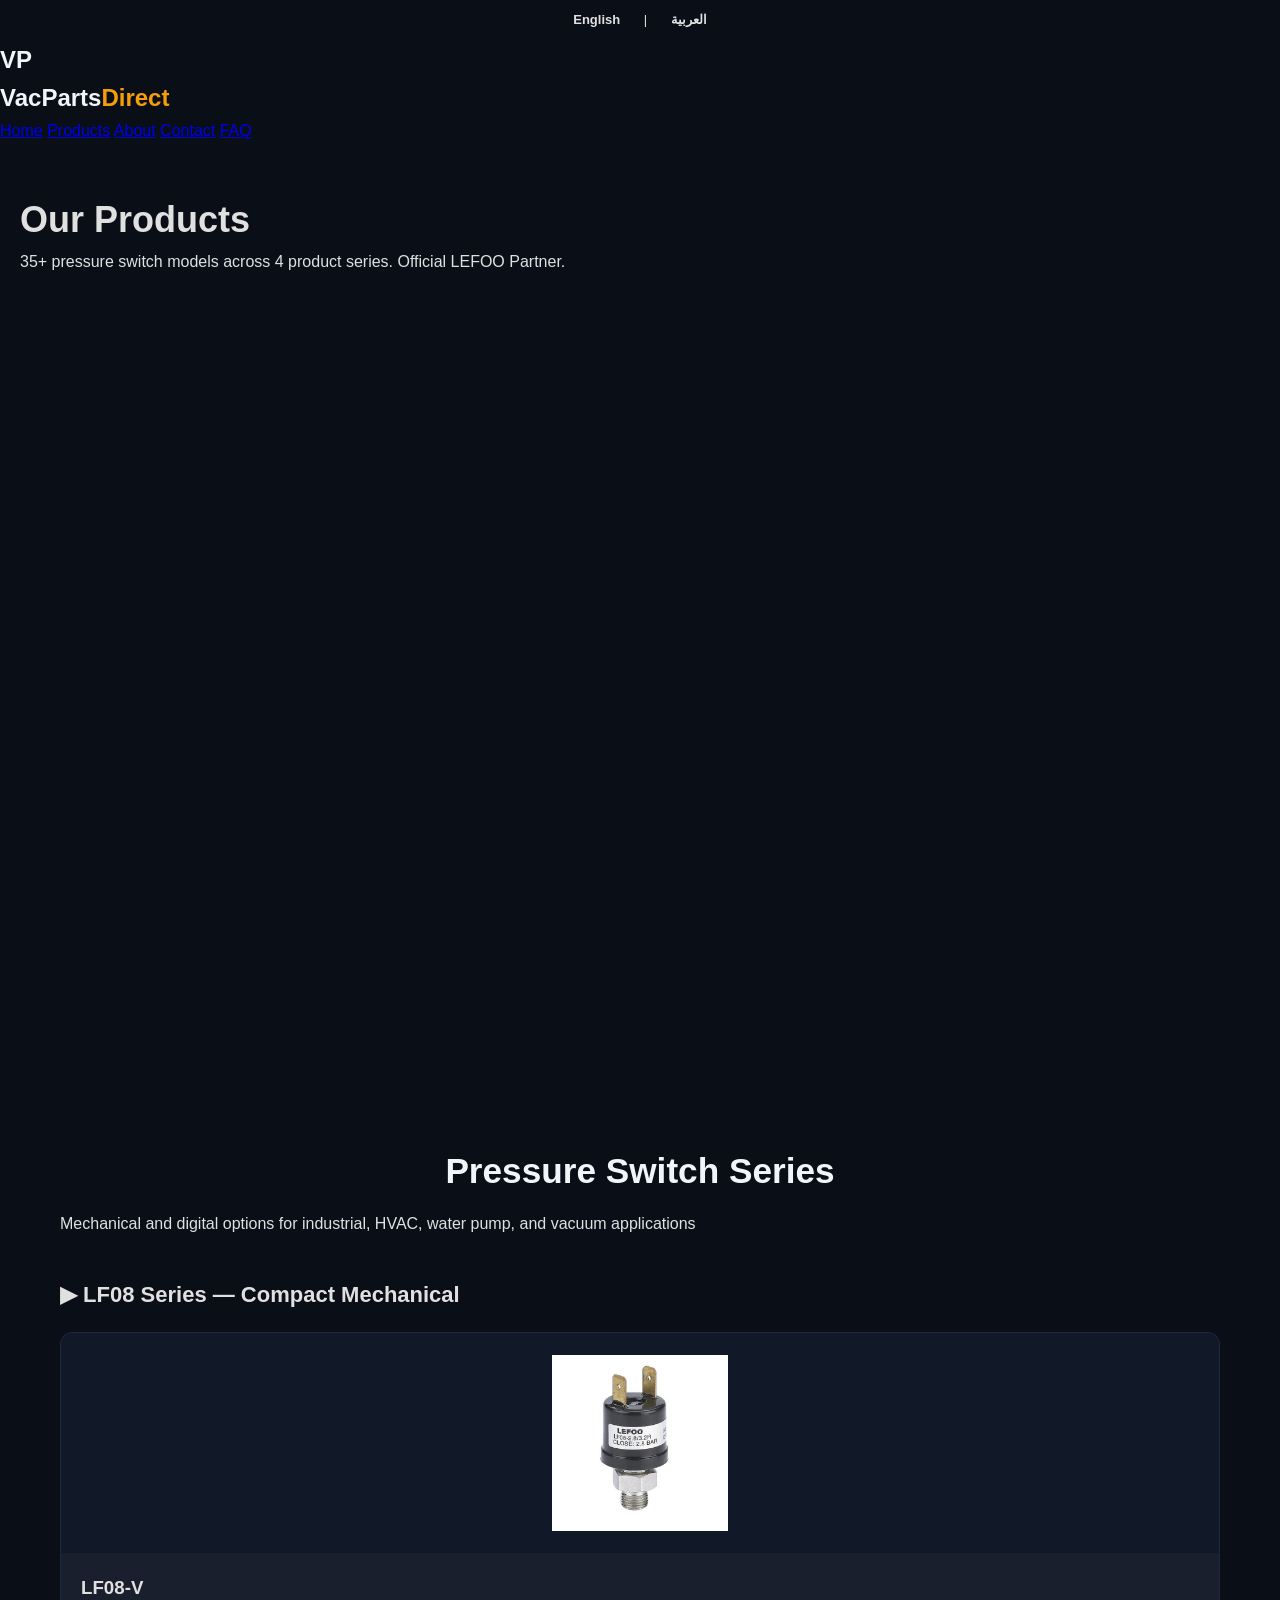
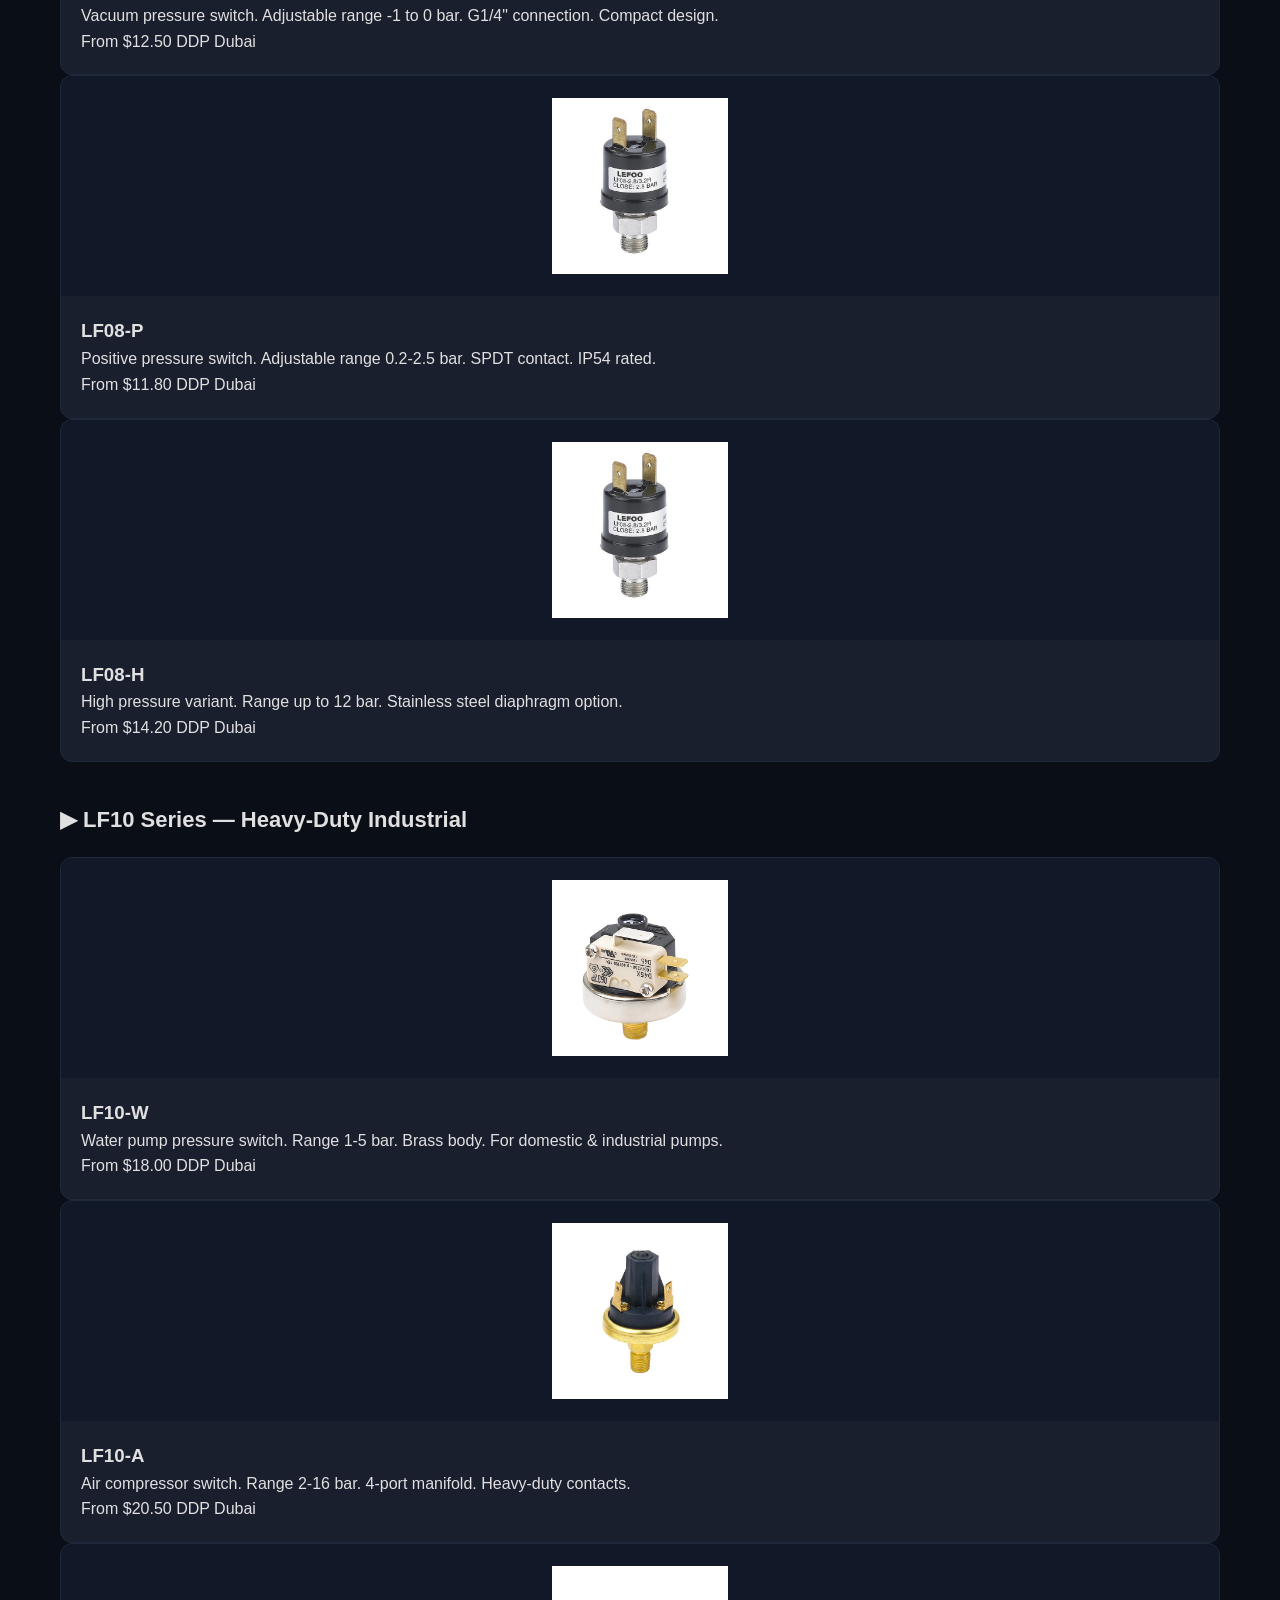
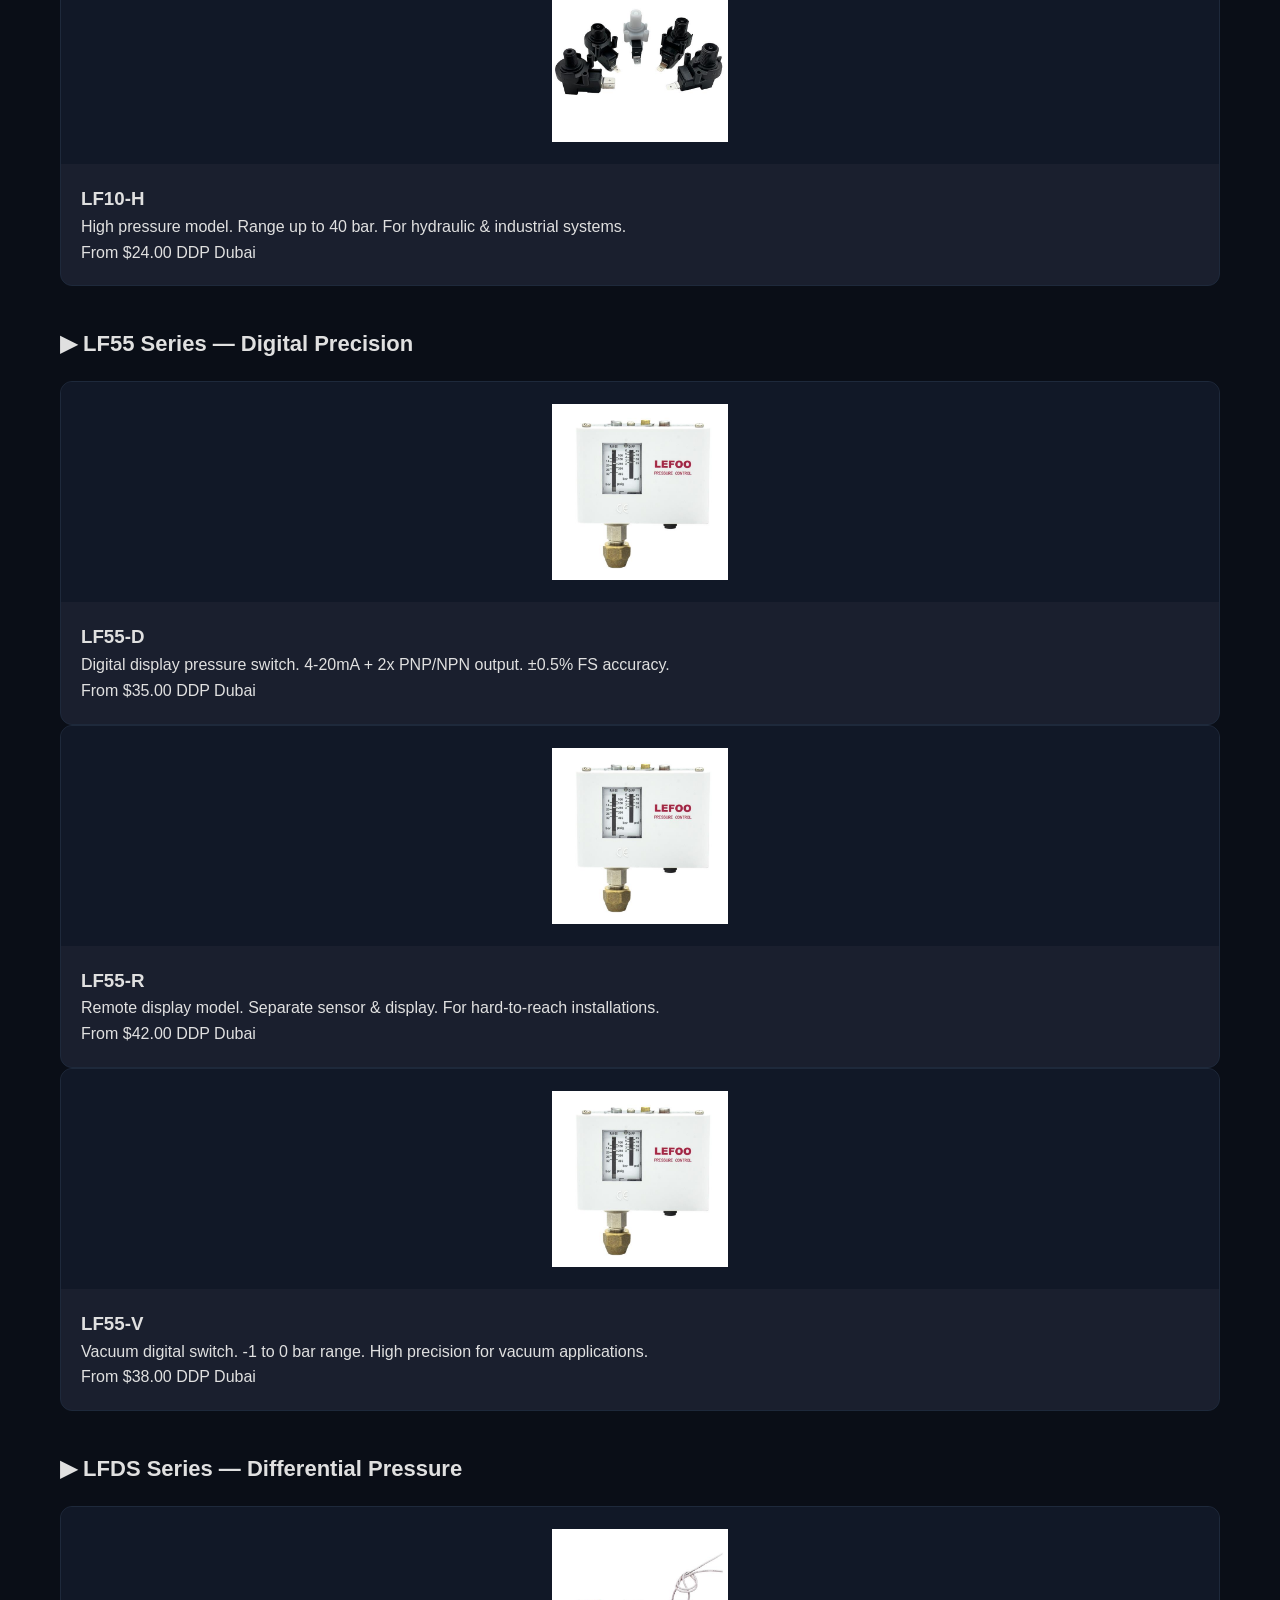
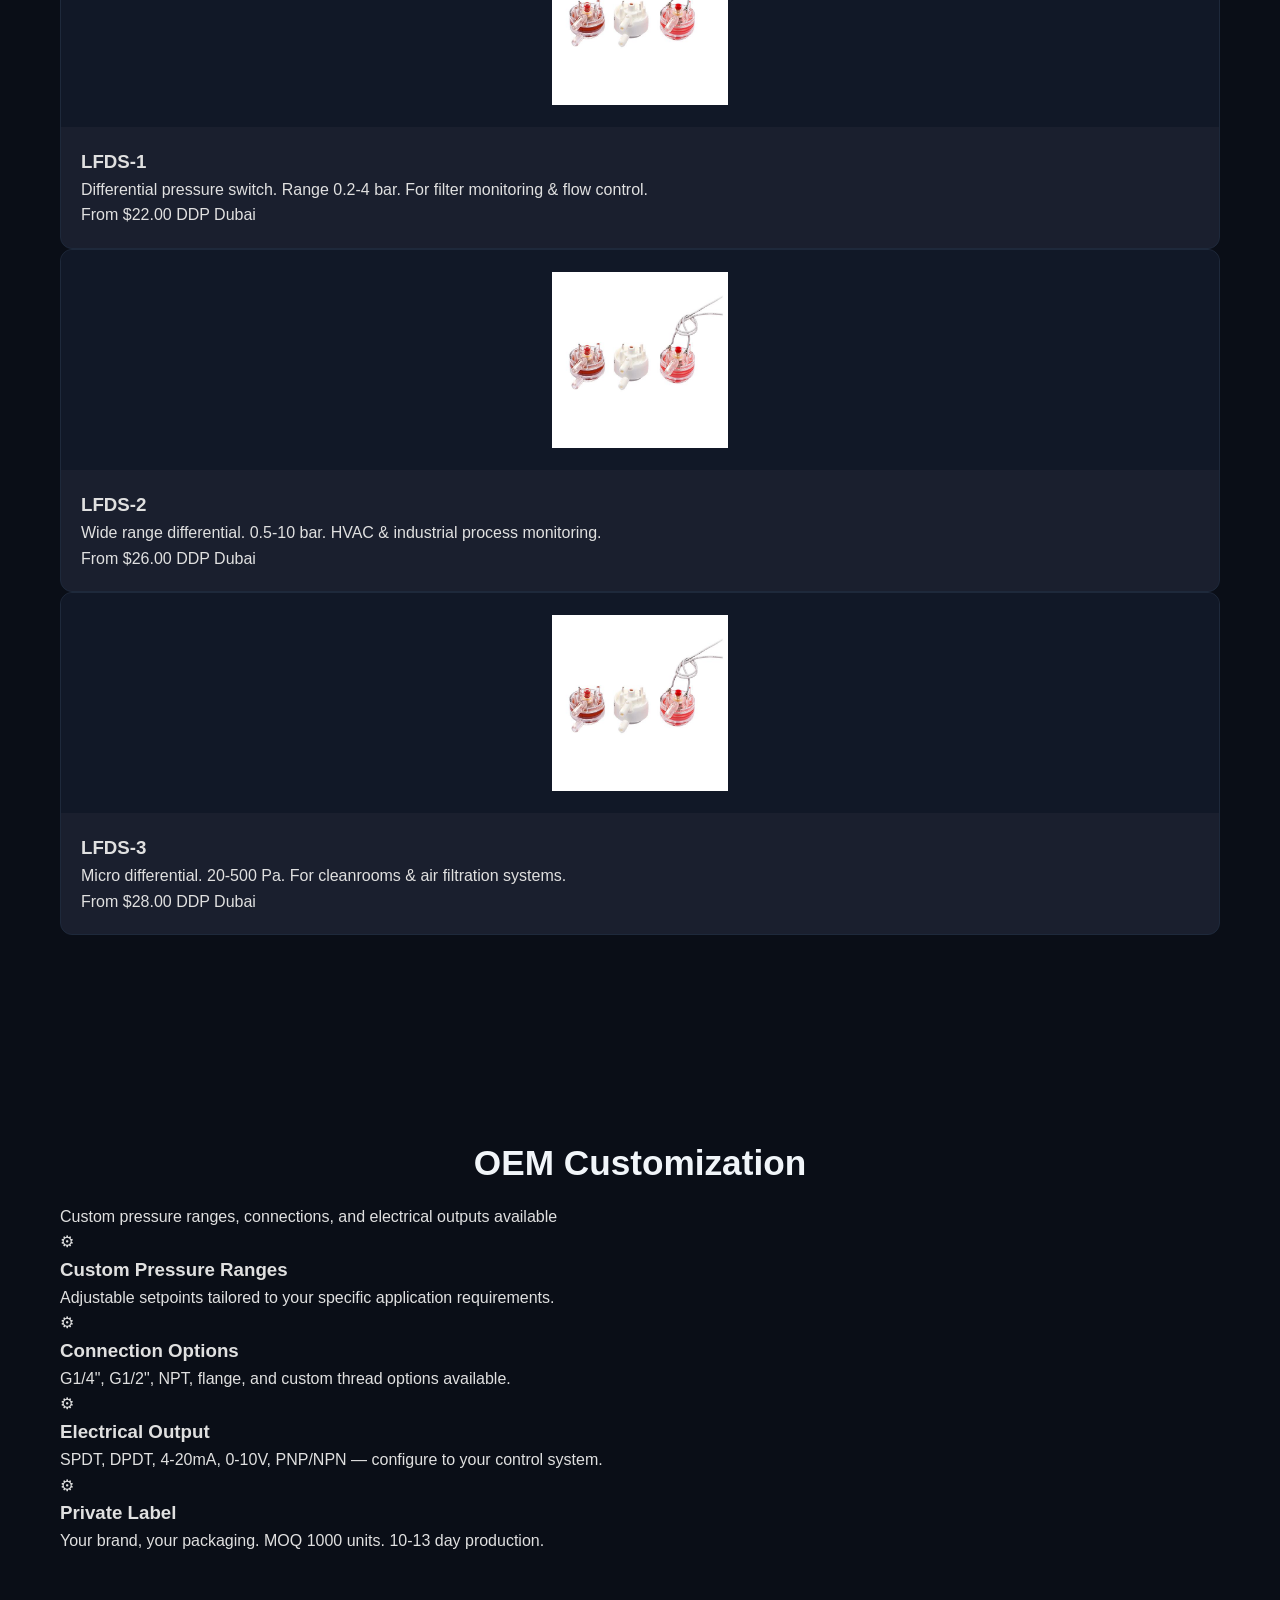
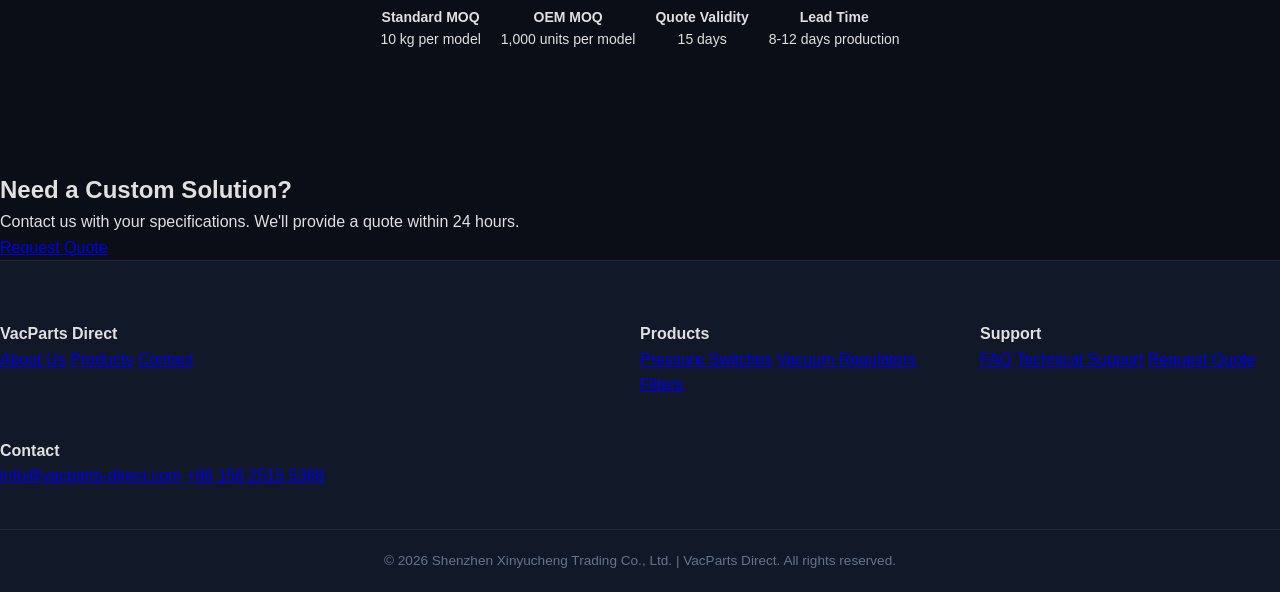
<file: products.html>
<!DOCTYPE html>
<html lang="en">
<head>
  <meta charset="UTF-8">
  <meta name="viewport" content="width=device-width, initial-scale=1.0">
  <meta name="description" content="Explore our complete range of LEFOO pressure switches, vacuum regulators, and pneumatic components. 35+ models with DDP Dubai pricing. تصفح مجموعتنا الكاملة من مفاتيح ضغط LEFOO.">
  <title>Products | VacParts Direct</title>
  <link rel="stylesheet" href="css/style.css">
  <link rel="stylesheet" href="css/bilingual.css">
  <link rel="alternate" hreflang="en" href="https://vacparts-direct.com/products.html">
  <link rel="alternate" hreflang="ar" href="https://vacparts-direct.com/products.html">
  <link rel="alternate" hreflang="x-default" href="https://vacparts-direct.com/products.html">
</head>
<body>

<!-- Language Bar -->
<div class="lang-bar">
  <a href="#" class="lang-en active">English</a> |
  <a href="#" class="lang-ar-link">العربية</a>
</div>

<header class="header">
  <div class="header-inner">
    <a href="index.html" class="logo">
      <div class="logo-icon">VP</div>
      <div class="logo-text">VacParts<span>Direct</span></div>
    </a>
    <button class="menu-toggle" aria-label="Menu">&#9776;</button>
    <nav class="nav">
      <a href="index.html">Home</a>
      <a href="products.html" class="active">Products</a>
      <a href="about.html">About</a>
      <a href="contact.html">Contact</a>
      <a href="faq.html">FAQ</a>
    </nav>
  </div>
</header>

<!-- ========== ENGLISH HERO ========== -->
<section class="hero lang-en" style="padding: 48px 20px;">
  <h1 style="font-size: 36px;">Our <span>Products</span></h1>
  <p>35+ pressure switch models across 4 product series. Official LEFOO Partner.</p>
</section>

<!-- ========== ARABIC HERO ========== -->
<section class="hero lang-ar" style="padding: 48px 20px;" dir="rtl" lang="ar">
  <h1 style="font-size: 36px;"><span>منتجاتنا</span></h1>
  <p>أكثر من 35 موديل لمفاتيح الضغط عبر 4 سلاسل منتجات. شريك رسمي لـ LEFOO.</p>
</section>

<!-- ========== ENGLISH PRODUCTS ========== -->
<section class="section lang-en">
  <div class="container">
    <h2 class="section-title">Pressure Switch Series</h2>
    <p class="section-subtitle">Mechanical and digital options for industrial, HVAC, water pump, and vacuum applications</p>

    <h3 style="color: var(--primary); margin: 40px 0 20px; font-size: 22px;">&#9654; LF08 Series — Compact Mechanical</h3>
    <div class="products">
      <div class="product-card">
        <div class="product-img"><img src="images/LF08.jpg" alt="LF08-V Vacuum Pressure Switch" style="width:100%;height:100%;object-fit:contain;"></div>
        <div class="product-body">
          <h3>LF08-V</h3>
          <p>Vacuum pressure switch. Adjustable range -1 to 0 bar. G1/4" connection. Compact design.</p>
          <div class="product-meta">
            <span class="product-price">From $12.50 </span>
            <span class="product-badge">DDP Dubai</span>
          </div>
        </div>
      </div>
      <div class="product-card">
        <div class="product-img"><img src="images/LF08.jpg" alt="LF08-P Positive Pressure Switch" style="width:100%;height:100%;object-fit:contain;"></div>
        <div class="product-body">
          <h3>LF08-P</h3>
          <p>Positive pressure switch. Adjustable range 0.2-2.5 bar. SPDT contact. IP54 rated.</p>
          <div class="product-meta">
            <span class="product-price">From $11.80 </span>
            <span class="product-badge">DDP Dubai</span>
          </div>
        </div>
      </div>
      <div class="product-card">
        <div class="product-img"><img src="images/LF08.jpg" alt="LF08-H High Pressure Switch" style="width:100%;height:100%;object-fit:contain;"></div>
        <div class="product-body">
          <h3>LF08-H</h3>
          <p>High pressure variant. Range up to 12 bar. Stainless steel diaphragm option.</p>
          <div class="product-meta">
            <span class="product-price">From $14.20 </span>
            <span class="product-badge">DDP Dubai</span>
          </div>
        </div>
      </div>
    </div>

    <h3 style="color: var(--primary); margin: 40px 0 20px; font-size: 22px;">&#9654; LF10 Series — Heavy-Duty Industrial</h3>
    <div class="products">
      <div class="product-card">
        <div class="product-img"><img src="images/LF25.jpg" alt="LF10-W Water Pump Pressure Switch" style="width:100%;height:100%;object-fit:contain;"></div>
        <div class="product-body">
          <h3>LF10-W</h3>
          <p>Water pump pressure switch. Range 1-5 bar. Brass body. For domestic & industrial pumps.</p>
          <div class="product-meta">
            <span class="product-price">From $18.00 </span>
            <span class="product-badge">DDP Dubai</span>
          </div>
        </div>
      </div>
      <div class="product-card">
        <div class="product-img"><img src="images/LF20.jpg" alt="LF10-A Air Compressor Pressure Switch" style="width:100%;height:100%;object-fit:contain;"></div>
        <div class="product-body">
          <h3>LF10-A</h3>
          <p>Air compressor switch. Range 2-16 bar. 4-port manifold. Heavy-duty contacts.</p>
          <div class="product-meta">
            <span class="product-price">From $20.50 </span>
            <span class="product-badge">DDP Dubai</span>
          </div>
        </div>
      </div>
      <div class="product-card">
        <div class="product-img"><img src="images/LF40.jpg" alt="LF10-H High Pressure Industrial Switch" style="width:100%;height:100%;object-fit:contain;"></div>
        <div class="product-body">
          <h3>LF10-H</h3>
          <p>High pressure model. Range up to 40 bar. For hydraulic & industrial systems.</p>
          <div class="product-meta">
            <span class="product-price">From $24.00 </span>
            <span class="product-badge">DDP Dubai</span>
          </div>
        </div>
      </div>
    </div>

    <h3 style="color: var(--primary); margin: 40px 0 20px; font-size: 22px;">&#9654; LF55 Series — Digital Precision</h3>
    <div class="products">
      <div class="product-card">
        <div class="product-img"><img src="images/LF55.jpg" alt="LF55-D Digital Pressure Switch" style="width:100%;height:100%;object-fit:contain;"></div>
        <div class="product-body">
          <h3>LF55-D</h3>
          <p>Digital display pressure switch. 4-20mA + 2x PNP/NPN output. ±0.5% FS accuracy.</p>
          <div class="product-meta">
            <span class="product-price">From $35.00 </span>
            <span class="product-badge">DDP Dubai</span>
          </div>
        </div>
      </div>
      <div class="product-card">
        <div class="product-img"><img src="images/LF55.jpg" alt="LF55-R Remote Display Pressure Switch" style="width:100%;height:100%;object-fit:contain;"></div>
        <div class="product-body">
          <h3>LF55-R</h3>
          <p>Remote display model. Separate sensor & display. For hard-to-reach installations.</p>
          <div class="product-meta">
            <span class="product-price">From $42.00 </span>
            <span class="product-badge">DDP Dubai</span>
          </div>
        </div>
      </div>
      <div class="product-card">
        <div class="product-img"><img src="images/LF55.jpg" alt="LF55-V Vacuum Digital Switch" style="width:100%;height:100%;object-fit:contain;"></div>
        <div class="product-body">
          <h3>LF55-V</h3>
          <p>Vacuum digital switch. -1 to 0 bar range. High precision for vacuum applications.</p>
          <div class="product-meta">
            <span class="product-price">From $38.00 </span>
            <span class="product-badge">DDP Dubai</span>
          </div>
        </div>
      </div>
    </div>

    <h3 style="color: var(--primary); margin: 40px 0 20px; font-size: 22px;">&#9654; LFDS Series — Differential Pressure</h3>
    <div class="products">
      <div class="product-card">
        <div class="product-img"><img src="images/LFS01.jpg" alt="LFDS-1 Differential Pressure Switch" style="width:100%;height:100%;object-fit:contain;"></div>
        <div class="product-body">
          <h3>LFDS-1</h3>
          <p>Differential pressure switch. Range 0.2-4 bar. For filter monitoring & flow control.</p>
          <div class="product-meta">
            <span class="product-price">From $22.00 </span>
            <span class="product-badge">DDP Dubai</span>
          </div>
        </div>
      </div>
      <div class="product-card">
        <div class="product-img"><img src="images/LFS01.jpg" alt="LFDS-2 Wide Range Differential Switch" style="width:100%;height:100%;object-fit:contain;"></div>
        <div class="product-body">
          <h3>LFDS-2</h3>
          <p>Wide range differential. 0.5-10 bar. HVAC & industrial process monitoring.</p>
          <div class="product-meta">
            <span class="product-price">From $26.00 </span>
            <span class="product-badge">DDP Dubai</span>
          </div>
        </div>
      </div>
      <div class="product-card">
        <div class="product-img"><img src="images/LFS01.jpg" alt="LFDS-3 Micro Differential Switch" style="width:100%;height:100%;object-fit:contain;"></div>
        <div class="product-body">
          <h3>LFDS-3</h3>
          <p>Micro differential. 20-500 Pa. For cleanrooms & air filtration systems.</p>
          <div class="product-meta">
            <span class="product-price">From $28.00 </span>
            <span class="product-badge">DDP Dubai</span>
          </div>
        </div>
      </div>
    </div>
  </div>
</section>

<!-- ========== ARABIC PRODUCTS ========== -->
<section class="section lang-ar" dir="rtl" lang="ar">
  <div class="container">
    <h2 class="section-title">سلاسل مفاتيح الضغط</h2>
    <p class="section-subtitle">خيارات ميكانيكية ورقمية للتطبيقات الصناعية والتدفئة ومضخات المياه والتفريغ</p>

    <h3 style="color: var(--primary); margin: 40px 0 20px; font-size: 22px;">&#9664; سلسلة LF08 — ميكانيكية مدمجة</h3>
    <div class="products">
      <div class="product-card">
        <div class="product-img"><img src="images/LF08.jpg" alt="LF08-V" style="width:100%;height:100%;object-fit:contain;"></div>
        <div class="product-body">
          <h3>LF08-V</h3>
          <p>مفتاح ضغط تفريغ. نطاق قابل للتعديل -1 إلى 0 بار. وصلة G1/4. تصميم مدمج.</p>
          <div class="product-meta">
            <span class="product-price">ابتداءً من $12.50 </span>
            <span class="product-badge">DDP دبي</span>
          </div>
        </div>
      </div>
      <div class="product-card">
        <div class="product-img"><img src="images/LF08.jpg" alt="LF08-P" style="width:100%;height:100%;object-fit:contain;"></div>
        <div class="product-body">
          <h3>LF08-P</h3>
          <p>مفتاح ضغط موجب. نطاق قابل للتعديل 0.2-2.5 بار. تلامس SPDT. حماية IP54.</p>
          <div class="product-meta">
            <span class="product-price">ابتداءً من $11.80 </span>
            <span class="product-badge">DDP دبي</span>
          </div>
        </div>
      </div>
      <div class="product-card">
        <div class="product-img"><img src="images/LF08.jpg" alt="LF08-H" style="width:100%;height:100%;object-fit:contain;"></div>
        <div class="product-body">
          <h3>LF08-H</h3>
          <p>نسخة ضغط عالٍ. نطاق يصل إلى 12 بار. خيار غشاء ستانلس ستيل.</p>
          <div class="product-meta">
            <span class="product-price">ابتداءً من $14.20 </span>
            <span class="product-badge">DDP دبي</span>
          </div>
        </div>
      </div>
    </div>

    <h3 style="color: var(--primary); margin: 40px 0 20px; font-size: 22px;">&#9664; سلسلة LF10 — صناعية شديدة التحمل</h3>
    <div class="products">
      <div class="product-card">
        <div class="product-img"><img src="images/LF25.jpg" alt="LF10-W" style="width:100%;height:100%;object-fit:contain;"></div>
        <div class="product-body">
          <h3>LF10-W</h3>
          <p>مفتاح ضغط مضخة مياه. نطاق 1-5 بار. هيكل نحاسي. للمضخات المنزلية والصناعية.</p>
          <div class="product-meta">
            <span class="product-price">ابتداءً من $18.00 </span>
            <span class="product-badge">DDP دبي</span>
          </div>
        </div>
      </div>
      <div class="product-card">
        <div class="product-img"><img src="images/LF20.jpg" alt="LF10-A" style="width:100%;height:100%;object-fit:contain;"></div>
        <div class="product-body">
          <h3>LF10-A</h3>
          <p>مفتاح ضاغط هواء. نطاق 2-16 بار. مشعب 4 منافذ. تلامسات شديدة التحمل.</p>
          <div class="product-meta">
            <span class="product-price">ابتداءً من $20.50 </span>
            <span class="product-badge">DDP دبي</span>
          </div>
        </div>
      </div>
      <div class="product-card">
        <div class="product-img"><img src="images/LF40.jpg" alt="LF10-H" style="width:100%;height:100%;object-fit:contain;"></div>
        <div class="product-body">
          <h3>LF10-H</h3>
          <p>موديل ضغط عالٍ. نطاق يصل إلى 40 بار. للأنظمة الهيدروليكية والصناعية.</p>
          <div class="product-meta">
            <span class="product-price">ابتداءً من $24.00 </span>
            <span class="product-badge">DDP دبي</span>
          </div>
        </div>
      </div>
    </div>

    <h3 style="color: var(--primary); margin: 40px 0 20px; font-size: 22px;">&#9664; سلسلة LF55 — رقمية دقيقة</h3>
    <div class="products">
      <div class="product-card">
        <div class="product-img"><img src="images/LF55.jpg" alt="LF55-D" style="width:100%;height:100%;object-fit:contain;"></div>
        <div class="product-body">
          <h3>LF55-D</h3>
          <p>مفتاح ضغط بشاشة رقمية. خرج 4-20mA + مخرجين PNP/NPN. دقة ±0.5%.</p>
          <div class="product-meta">
            <span class="product-price">ابتداءً من $35.00 </span>
            <span class="product-badge">DDP دبي</span>
          </div>
        </div>
      </div>
      <div class="product-card">
        <div class="product-img"><img src="images/LF55.jpg" alt="LF55-R" style="width:100%;height:100%;object-fit:contain;"></div>
        <div class="product-body">
          <h3>LF55-R</h3>
          <p>موديل بشاشة عن بعد. مستشعر وشاشة منفصلان. للتركيبات صعبة الوصول.</p>
          <div class="product-meta">
            <span class="product-price">ابتداءً من $42.00 </span>
            <span class="product-badge">DDP دبي</span>
          </div>
        </div>
      </div>
      <div class="product-card">
        <div class="product-img"><img src="images/LF55.jpg" alt="LF55-V" style="width:100%;height:100%;object-fit:contain;"></div>
        <div class="product-body">
          <h3>LF55-V</h3>
          <p>مفتاح تفريغ رقمي. نطاق -1 إلى 0 بار. دقة عالية لتطبيقات التفريغ.</p>
          <div class="product-meta">
            <span class="product-price">ابتداءً من $38.00 </span>
            <span class="product-badge">DDP دبي</span>
          </div>
        </div>
      </div>
    </div>

    <h3 style="color: var(--primary); margin: 40px 0 20px; font-size: 22px;">&#9664; سلسلة LFDS — الضغط التفاضلي</h3>
    <div class="products">
      <div class="product-card">
        <div class="product-img"><img src="images/LFS01.jpg" alt="LFDS-1" style="width:100%;height:100%;object-fit:contain;"></div>
        <div class="product-body">
          <h3>LFDS-1</h3>
          <p>مفتاح ضغط تفاضلي. نطاق 0.2-4 بار. لمراقبة الفلاتر والتحكم في التدفق.</p>
          <div class="product-meta">
            <span class="product-price">ابتداءً من $22.00 </span>
            <span class="product-badge">DDP دبي</span>
          </div>
        </div>
      </div>
      <div class="product-card">
        <div class="product-img"><img src="images/LFS01.jpg" alt="LFDS-2" style="width:100%;height:100%;object-fit:contain;"></div>
        <div class="product-body">
          <h3>LFDS-2</h3>
          <p>ضغط تفاضلي واسع النطاق. 0.5-10 بار. لمراقبة عمليات HVAC والصناعة.</p>
          <div class="product-meta">
            <span class="product-price">ابتداءً من $26.00 </span>
            <span class="product-badge">DDP دبي</span>
          </div>
        </div>
      </div>
      <div class="product-card">
        <div class="product-img"><img src="images/LFS01.jpg" alt="LFDS-3" style="width:100%;height:100%;object-fit:contain;"></div>
        <div class="product-body">
          <h3>LFDS-3</h3>
          <p>ضغط تفاضلي دقيق. 20-500 باسكال. للغرف النظيفة وأنظمة تنقية الهواء.</p>
          <div class="product-meta">
            <span class="product-price">ابتداءً من $28.00 </span>
            <span class="product-badge">DDP دبي</span>
          </div>
        </div>
      </div>
    </div>
  </div>
</section>

<!-- ========== ENGLISH OEM ========== -->
<section class="section section-gray lang-en">
  <div class="container">
    <h2 class="section-title">OEM Customization</h2>
    <p class="section-subtitle">Custom pressure ranges, connections, and electrical outputs available</p>
    <div class="features">
      <div class="feature-card">
        <div class="feature-icon">&#9881;</div>
        <h3>Custom Pressure Ranges</h3>
        <p>Adjustable setpoints tailored to your specific application requirements.</p>
      </div>
      <div class="feature-card">
        <div class="feature-icon">&#9881;</div>
        <h3>Connection Options</h3>
        <p>G1/4", G1/2", NPT, flange, and custom thread options available.</p>
      </div>
      <div class="feature-card">
        <div class="feature-icon">&#9881;</div>
        <h3>Electrical Output</h3>
        <p>SPDT, DPDT, 4-20mA, 0-10V, PNP/NPN — configure to your control system.</p>
      </div>
      <div class="feature-card">
        <div class="feature-icon">&#9881;</div>
        <h3>Private Label</h3>
        <p>Your brand, your packaging. MOQ 1000 units. 10-13 day production.</p>
      </div>
    </div>
    <div class="order-notes" style="max-width: 800px; margin: 32px auto 0; padding: 20px 24px; background: var(--white); border-radius: var(--radius); box-shadow: var(--shadow); display: flex; flex-wrap: wrap; gap: 20px; justify-content: center; font-size: 14px; color: var(--gray-700);">
      <div style="text-align: center;"><strong style="color: var(--primary);">Standard MOQ</strong><br>10 kg per model</div>
      <div style="text-align: center;"><strong style="color: var(--primary);">OEM MOQ</strong><br>1,000 units per model</div>
      <div style="text-align: center;"><strong style="color: var(--primary);">Quote Validity</strong><br>15 days</div>
      <div style="text-align: center;"><strong style="color: var(--primary);">Lead Time</strong><br>8-12 days production</div>
    </div>
  </div>
</section>

<!-- ========== ARABIC OEM ========== -->
<section class="section section-gray lang-ar" dir="rtl" lang="ar">
  <div class="container">
    <h2 class="section-title">تصنيع حسب الطلب</h2>
    <p class="section-subtitle">نطاقات ضغط ووصلات ومخارج كهربائية مخصصة متاحة</p>
    <div class="features">
      <div class="feature-card">
        <div class="feature-icon">&#9881;</div>
        <h3>نطاقات ضغط مخصصة</h3>
        <p>نقاط ضبط قابلة للتعديل حسب متطلبات تطبيقك الخاص.</p>
      </div>
      <div class="feature-card">
        <div class="feature-icon">&#9881;</div>
        <h3>خيارات الوصلات</h3>
        <p>وصلات G1/4"، G1/2"، NPT، فلنجة، وخيارات سنون مخصصة متاحة.</p>
      </div>
      <div class="feature-card">
        <div class="feature-icon">&#9881;</div>
        <h3>المخارج الكهربائية</h3>
        <p>SPDT، DPDT، 4-20mA، 0-10V، PNP/NPN — تكوين حسب نظام التحكم الخاص بك.</p>
      </div>
      <div class="feature-card">
        <div class="feature-icon">&#9881;</div>
        <h3>علامة تجارية خاصة</h3>
        <p>علامتك التجارية، تغليفك. الحد الأدنى للطلب 1000 وحدة. إنتاج 10-13 يومًا.</p>
      </div>
    </div>
    <div class="order-notes" style="max-width: 800px; margin: 32px auto 0; padding: 20px 24px; background: var(--white); border-radius: var(--radius); box-shadow: var(--shadow); display: flex; flex-wrap: wrap; gap: 20px; justify-content: center; font-size: 14px; color: var(--gray-700);">
      <div style="text-align: center;"><strong style="color: var(--primary);">الحد الأدنى للطلب</strong><br>10 كجم لكل موديل</div>
      <div style="text-align: center;"><strong style="color: var(--primary);">الحد الأدنى للتصنيع</strong><br>1000 وحدة لكل موديل</div>
      <div style="text-align: center;"><strong style="color: var(--primary);">صلاحية العرض</strong><br>15 يومًا</div>
      <div style="text-align: center;"><strong style="color: var(--primary);">مدة التسليم</strong><br>8-12 يوم إنتاج</div>
    </div>
  </div>
</section>

<!-- ========== ENGLISH CTA ========== -->
<section class="cta lang-en">
  <h2>Need a Custom Solution?</h2>
  <p>Contact us with your specifications. We'll provide a quote within 24 hours.</p>
  <a href="contact.html" class="btn">Request Quote</a>
</section>

<!-- ========== ARABIC CTA ========== -->
<section class="cta lang-ar" dir="rtl" lang="ar">
  <h2>هل تحتاج إلى حل مخصص؟</h2>
  <p>اتصل بنا بمواصفاتك. سنقدم عرض سعر خلال 24 ساعة.</p>
  <a href="contact.html" class="btn">اطلب عرض سعر</a>
</section>

<footer class="footer">
  <div class="footer-grid">
    <div class="footer-col">
      <h4>VacParts Direct</h4>
      <a href="about.html">About Us</a>
      <a href="products.html">Products</a>
      <a href="contact.html">Contact</a>
    </div>
    <div class="footer-col">
      <h4>Products</h4>
      <a href="products.html">Pressure Switches</a>
      <a href="products.html">Vacuum Regulators</a>
      <a href="products.html">Filters</a>
    </div>
    <div class="footer-col">
      <h4>Support</h4>
      <a href="faq.html">FAQ</a>
      <a href="contact.html">Technical Support</a>
      <a href="contact.html">Request Quote</a>
    </div>
    <div class="footer-col">
      <h4>Contact</h4>
      <a href="mailto:info@vacparts-direct.com">info@vacparts-direct.com</a>
      <a href="tel:+8615625155368">+86 156 2515 5368</a>
    </div>
  </div>
  <div class="footer-bottom">
    <p>&copy; 2026 Shenzhen Xinyucheng Trading Co., Ltd. | VacParts Direct. All rights reserved.</p>
  </div>
</footer>

<script src="js/main.js"></script>
</body>
</html>
</file>
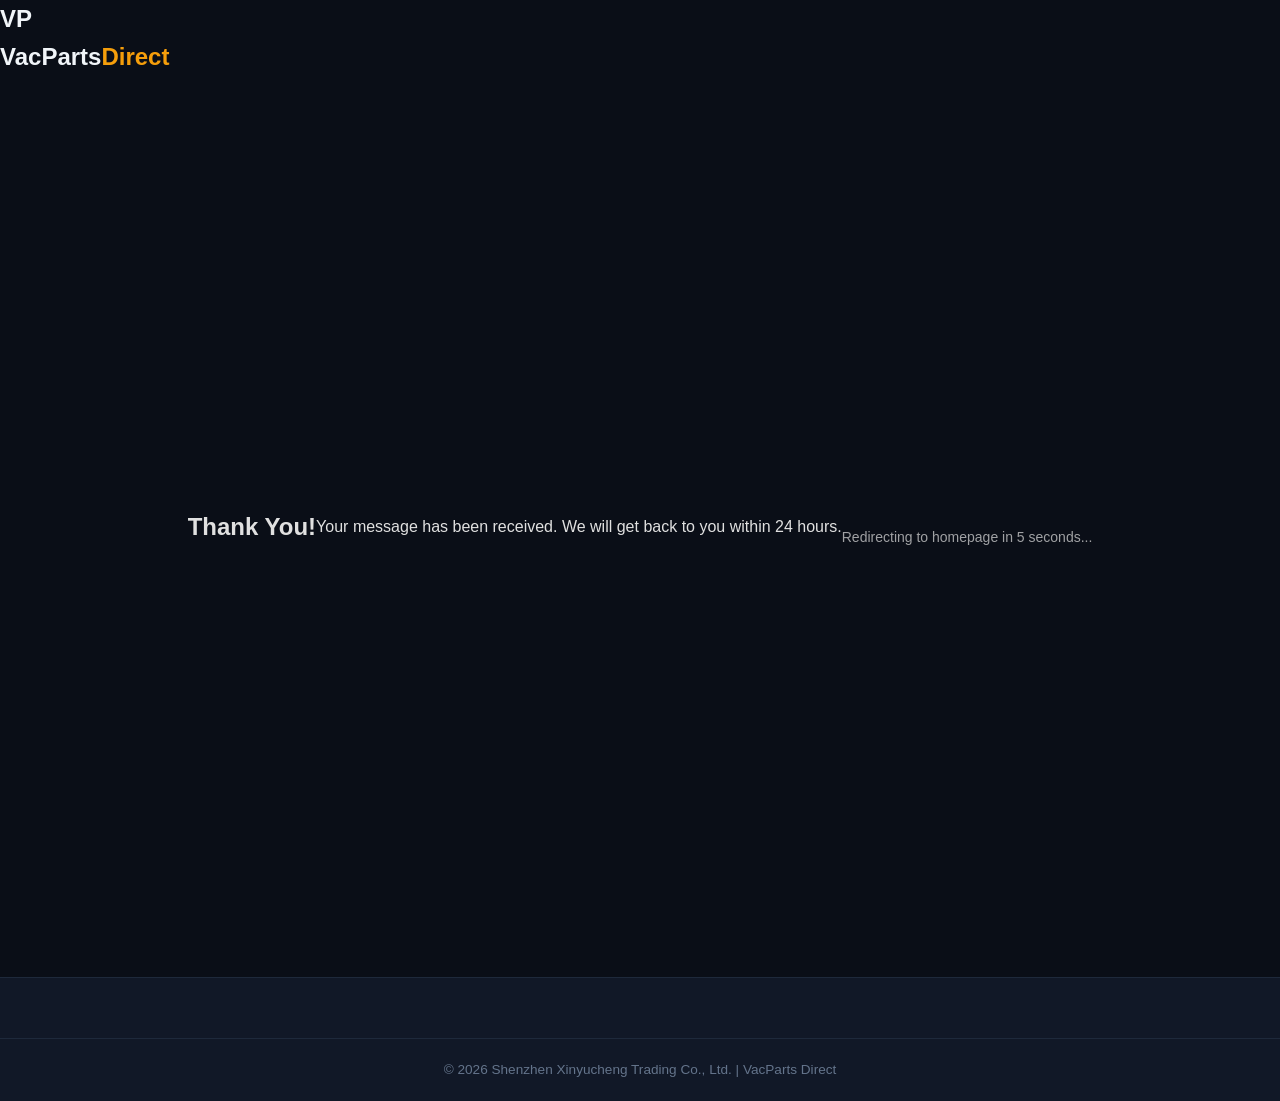
<file: thanks.html>
<!DOCTYPE html>
<html lang="en">
<head>
  <meta charset="UTF-8">
  <meta name="viewport" content="width=device-width, initial-scale=1.0">
  <meta http-equiv="refresh" content="5;url=index.html">
  <title>Thank You | VacParts Direct</title>
  <link rel="stylesheet" href="css/style.css">
</head>
<body>
<header class="header">
  <div class="header-inner">
    <a href="index.html" class="logo">
      <div class="logo-icon">VP</div>
      <div class="logo-text">VacParts<span>Direct</span></div>
    </a>
  </div>
</header>

<section class="hero" style="padding: 100px 20px;">
  <h1>Thank <span>You!</span></h1>
  <p>Your message has been received. We will get back to you within 24 hours.</p>
  <p style="margin-top: 20px; opacity: 0.7; font-size: 14px;">Redirecting to homepage in 5 seconds...</p>
</section>

<footer class="footer">
  <div class="footer-bottom">
    <p>&copy; 2026 Shenzhen Xinyucheng Trading Co., Ltd. | VacParts Direct</p>
  </div>
</footer>
</body>
</html>
</file>
<file: css/style.css>
/* ===== RESET & BASE ===== */
*,*::before,*::after{box-sizing:border-box;margin:0;padding:0}
html{scroll-behavior:smooth;font-size:16px}
body{font-family:-apple-system,BlinkMacSystemFont,'Segoe UI',Roboto,Helvetica,Arial,sans-serif;background:#0a0e17;color:#e0e0e0;line-height:1.6;overflow-x:hidden}

/* ===== COLORS ===== */
:root{
  --bg-primary:#0a0e17;
  --bg-secondary:#111827;
  --bg-card:#1a1f2e;
  --bg-card-hover:#1f2937;
  --accent:#f59e0b;
  --accent2:#3b82f6;
  --text-primary:#f1f5f9;
  --text-secondary:#94a3b8;
  --text-muted:#64748b;
  --border:#1e293b;
  --nav-height:64px;
}

.container{max-width:1200px;margin:0 auto;padding:0 20px}
.section{padding:100px 0}
.section-title{font-size:2.2rem;font-weight:800;color:var(--text-primary);text-align:center;margin-bottom:12px}
.section-sub{font-size:1.05rem;color:var(--text-secondary);text-align:center;margin-bottom:48px}
.dark-bg{background:var(--bg-secondary)}

/* ===== NAV ===== */
#navbar{position:fixed;top:0;left:0;width:100%;z-index:1000;background:rgba(10,14,23,0.95);backdrop-filter:blur(12px);border-bottom:1px solid var(--border);transition:all 0.3s}
#navbar.scrolled{box-shadow:0 4px 20px rgba(0,0,0,0.3)}
.nav-container{max-width:1200px;margin:0 auto;padding:0 20px;display:flex;justify-content:space-between;align-items:center;height:var(--nav-height)}
.logo{font-size:1.5rem;font-weight:800;color:var(--text-primary);text-decoration:none}
.logo span{color:var(--accent)}
#navLinks{display:flex;list-style:none;gap:32px}
#navLinks a{color:var(--text-secondary);text-decoration:none;font-size:0.95rem;font-weight:500;transition:color 0.2s}
#navLinks a:hover,#navLinks a.active{color:var(--accent)}
.menu-toggle{display:none;background:none;border:none;color:var(--text-primary);font-size:1.5rem;cursor:pointer}
.lang-switch{padding:4px 10px;border:1px solid var(--border);border-radius:4px;font-size:0.85rem!important;color:var(--accent)!important}

/* ===== HERO ===== */
.hero{min-height:100vh;display:flex;align-items:center;justify-content:center;position:relative;padding-top:var(--nav-height)}
.hero-bg{position:absolute;inset:0;background:radial-gradient(ellipse at 50% 30%,rgba(59,130,246,0.15) 0%,transparent 60%),radial-gradient(ellipse at 80% 70%,rgba(245,158,11,0.08) 0%,transparent 50%);z-index:0}
.hero-content{text-align:center;position:relative;z-index:1;padding:0 20px}
.hero-content h1{font-size:3.2rem;font-weight:900;color:var(--text-primary);margin-bottom:16px;line-height:1.2}
.hero-sub{font-size:1.2rem;color:var(--text-secondary);margin-bottom:40px;max-width:600px;margin-left:auto;margin-right:auto}
.hero-stats{display:flex;justify-content:center;gap:48px;margin-bottom:48px}
.stat{text-align:center}
.stat span{display:block;font-size:2rem;font-weight:800;color:var(--accent)}
.stat{color:var(--text-muted);font-size:0.9rem}
.hero-cta{display:flex;gap:16px;justify-content:center;flex-wrap:wrap}
.btn-primary{display:inline-block;padding:14px 32px;background:var(--accent);color:#000;font-weight:700;border-radius:8px;text-decoration:none;border:none;cursor:pointer;font-size:1rem;transition:all 0.2s}
.btn-primary:hover{background:#fbbf24;transform:translateY(-2px)}
.btn-outline{display:inline-block;padding:14px 32px;background:transparent;color:var(--accent);font-weight:700;border:2px solid var(--accent);border-radius:8px;text-decoration:none;font-size:1rem;transition:all 0.2s}
.btn-outline:hover{background:var(--accent);color:#000}

/* ===== FILTER BAR ===== */
.filter-bar{display:flex;justify-content:center;gap:12px;margin-bottom:40px;flex-wrap:wrap}
.filter-btn{padding:8px 20px;background:var(--bg-card);color:var(--text-secondary);border:1px solid var(--border);border-radius:20px;cursor:pointer;font-size:0.9rem;transition:all 0.2s}
.filter-btn:hover,.filter-btn.active{background:var(--accent);color:#000;border-color:var(--accent)}

/* ===== PRODUCT GRID ===== */
.product-grid{display:grid;grid-template-columns:repeat(auto-fill,minmax(340px,1fr));gap:24px}
.product-card{background:var(--bg-card);border-radius:12px;overflow:hidden;border:1px solid var(--border);transition:all 0.3s}
.product-card:hover{transform:translateY(-4px);border-color:var(--accent);box-shadow:0 8px 30px rgba(245,158,11,0.1)}
.product-card.hidden{display:none}
.product-img{width:100%;height:220px;background:var(--bg-secondary);display:flex;align-items:center;justify-content:center;overflow:hidden}
.product-img img{max-width:80%;max-height:80%;object-fit:contain}
.product-body{padding:20px}
.product-model{font-size:1.1rem;font-weight:700;color:var(--accent);margin-bottom:4px}
.product-name{font-size:0.9rem;color:var(--text-secondary);margin-bottom:16px}
.product-specs{list-style:none;margin-bottom:16px}
.product-specs li{font-size:0.85rem;color:var(--text-muted);padding:3px 0;display:flex;justify-content:space-between}
.product-specs li strong{color:var(--text-secondary);min-width:80px}
.product-price-row{display:flex;justify-content:space-between;align-items:center;padding-top:16px;border-top:1px solid var(--border)}
.product-ddp{font-size:1.4rem;font-weight:800;color:var(--accent)}
.product-moq{font-size:0.85rem;color:var(--text-muted)}

/* ===== ABOUT ===== */
.about-intro{max-width:800px;margin:0 auto 48px;text-align:center}
.about-intro p{color:var(--text-secondary);font-size:0.95rem;line-height:1.8;margin-bottom:16px}
.about-grid{display:grid;grid-template-columns:repeat(auto-fill,minmax(260px,1fr));gap:24px}
.about-card{background:var(--bg-card);border:1px solid var(--border);border-radius:12px;padding:32px 24px;text-align:center;transition:all 0.3s}
.about-card:hover{border-color:var(--accent2)}
.about-icon{font-size:2.5rem;margin-bottom:16px}
.about-card h3{color:var(--text-primary);font-size:1.1rem;margin-bottom:12px}
.about-card p{color:var(--text-muted);font-size:0.9rem;line-height:1.7}

/* ===== CONTACT ===== */
.contact-grid{display:grid;grid-template-columns:1fr 1.5fr;gap:48px;align-items:start}
.contact-info{display:flex;flex-direction:column;gap:24px}
.contact-item strong{display:block;color:var(--accent);font-size:0.85rem;margin-bottom:4px}
.contact-item a,.contact-item span{color:var(--text-primary);font-size:1.05rem;text-decoration:none}
.contact-item a:hover{color:var(--accent)}
.contact-form{display:flex;flex-direction:column;gap:16px}
.contact-form input,.contact-form textarea{padding:14px 16px;background:var(--bg-card);border:1px solid var(--border);border-radius:8px;color:var(--text-primary);font-size:0.95rem;outline:none;transition:border-color 0.2s}
.contact-form input:focus,.contact-form textarea:focus{border-color:var(--accent)}
.contact-form textarea{resize:vertical;min-height:100px}

/* ===== FAQ ===== */
.faq-list{max-width:800px;margin:0 auto}
.faq-item{border-bottom:1px solid var(--border)}
.faq-question{width:100%;padding:20px 0;text-align:left;background:none;border:none;color:var(--text-primary);font-size:1.05rem;font-weight:600;cursor:pointer;display:flex;justify-content:space-between;align-items:center}
.faq-question::after{content:'+';font-size:1.3rem;color:var(--accent);transition:transform 0.3s}
.faq-item.active .faq-question::after{content:'−';transform:rotate(180deg)}
.faq-answer{max-height:0;overflow:hidden;transition:max-height 0.3s ease}
.faq-item.active .faq-answer{max-height:300px}
.faq-answer p{padding:0 0 20px;color:var(--text-muted);font-size:0.95rem;line-height:1.7}

/* ===== FOOTER ===== */
footer{background:var(--bg-secondary);border-top:1px solid var(--border);padding:60px 0 20px}
.footer-grid{display:grid;grid-template-columns:2fr 1fr 1fr;gap:40px;margin-bottom:40px}
.footer-brand p{color:var(--text-muted);margin-top:8px;font-size:0.9rem}
.footer-links h4,.footer-contact h4{color:var(--text-primary);font-size:1rem;margin-bottom:16px}
.footer-links a{display:block;color:var(--text-muted);text-decoration:none;font-size:0.9rem;padding:4px 0;transition:color 0.2s}
.footer-links a:hover{color:var(--accent)}
.footer-contact p{color:var(--text-muted);font-size:0.9rem;padding:4px 0}
.footer-bottom{text-align:center;padding-top:20px;border-top:1px solid var(--border)}
.footer-bottom p{color:var(--text-muted);font-size:0.85rem}

/* ===== COMPARE BAR ===== */
.compare-bar{display:flex;justify-content:center;align-items:center;gap:16px;padding:16px;background:var(--bg-card);border:1px solid var(--accent);border-radius:8px;margin-bottom:24px;position:sticky;top:80px;z-index:100}
#compareCount{color:var(--text-primary);font-weight:600}
#compareTable table th,#compareTable table td{white-space:nowrap}
#compareTable table th:first-child,#compareTable table td:first-child{min-width:100px}

/* ===== WHATSAPP FLOAT ===== */
.whatsapp-float{position:fixed;bottom:24px;right:24px;z-index:999;width:56px;height:56px;background:#25D366;border-radius:50%;display:flex;align-items:center;justify-content:center;box-shadow:0 4px 16px rgba(37,211,102,0.4);transition:all 0.3s;animation:pulse 2s infinite}
.whatsapp-float:hover{transform:scale(1.1);box-shadow:0 6px 24px rgba(37,211,102,0.6)}
@keyframes pulse{0%,100%{box-shadow:0 4px 16px rgba(37,211,102,0.4)}50%{box-shadow:0 4px 24px rgba(37,211,102,0.7)}}

/* ===== RESPONSIVE ===== */
@media(max-width:1024px){
  .product-grid{grid-template-columns:repeat(auto-fill,minmax(300px,1fr))}
}
@media(max-width:768px){
  .menu-toggle{display:block}
  #navLinks{display:none;position:absolute;top:var(--nav-height);left:0;width:100%;background:var(--bg-primary);flex-direction:column;padding:20px;border-bottom:1px solid var(--border)}
  #navLinks.active{display:flex}
  #navLinks a{padding:12px 0}
  .hero-content h1{font-size:2rem}
  .hero-sub{font-size:0.95rem;max-width:100%;padding:0 16px}
  .hero-stats{gap:24px;flex-wrap:wrap}
  .stat span{font-size:1.5rem}
  .section{padding:70px 0}
  .section-title{font-size:1.8rem}
  .section-sub{font-size:0.9rem;margin-bottom:36px}
  .contact-grid{grid-template-columns:1fr}
  .contact-form input,.contact-form textarea{font-size:16px} /* prevent iOS zoom */
  .footer-grid{grid-template-columns:1fr;gap:32px}
  .product-grid{grid-template-columns:1fr}
  .product-card{max-width:400px;margin:0 auto}
  .about-grid{grid-template-columns:1fr}
  .about-intro p{text-align:left;font-size:0.9rem}
  .filter-bar{gap:8px}
  .filter-btn{padding:6px 14px;font-size:0.8rem}
  .faq-question{font-size:0.95rem;padding:16px 0}
}

@media(max-width:480px){
  .hero{min-height:80vh}
  .hero-content h1{font-size:1.5rem}
  .hero-sub{font-size:0.85rem}
  .hero-stats{gap:16px}
  .stat span{font-size:1.3rem}
  .stat{font-size:0.75rem}
  .hero-cta{flex-direction:column;align-items:center}
  .btn-primary,.btn-outline{width:100%;text-align:center;padding:12px 24px;font-size:0.95rem}
  .section-title{font-size:1.5rem}
  .section{padding:50px 0}
  .product-img{height:180px}
  .product-body{padding:16px}
  .product-ddp{font-size:1.2rem}
  .about-card{padding:24px 16px}
  .about-icon{font-size:2rem}
  .contact-item a,.contact-item span{font-size:0.9rem}
  .faq-question{font-size:0.9rem}
  footer{padding:40px 0 16px}
  .footer-grid{gap:24px}
}
</file>
<file: css/bilingual.css>
/* Bilingual Language Switcher Styles */
.lang-bar {
  background: var(--gray-100);
  text-align: center;
  padding: 6px 12px;
  font-size: 13px;
  border-bottom: 1px solid var(--gray-200);
}
.lang-bar a {
  color: var(--primary);
  text-decoration: none;
  margin: 0 6px;
  font-weight: 600;
  padding: 4px 14px;
  border-radius: 4px;
  display: inline-block;
  transition: all 0.2s;
}
.lang-bar a:hover {
  background: var(--primary);
  color: var(--white);
}
.lang-bar a.active {
  background: var(--primary);
  color: var(--white);
}
.lang-bar span {
  color: var(--gray-300);
  margin: 0 2px;
}

/* Language section display */
/* Default: English visible, Arabic hidden */
.lang-ar {
  display: none;
}
.lang-en {
  display: block;
}
/* When toggled via JS */
.lang-ar.visible {
  display: block;
}
.lang-en.hidden {
  display: none;
}

/* RTL overrides for Arabic content */
[dir="rtl"] {
  text-align: right;
  direction: rtl;
}
[dir="rtl"] .faq-question {
  text-align: right;
}
[dir="rtl"] .faq-question::after {
  margin-left: 0;
  margin-right: auto;
}
[dir="rtl"] .feature-card {
  text-align: right;
}
[dir="rtl"] .contact-item {
  flex-direction: row-reverse;
}
[dir="rtl"] .product-meta {
  flex-direction: row-reverse;
}
[dir="rtl"] .hero-buttons {
  flex-direction: row-reverse;
}
</file>
